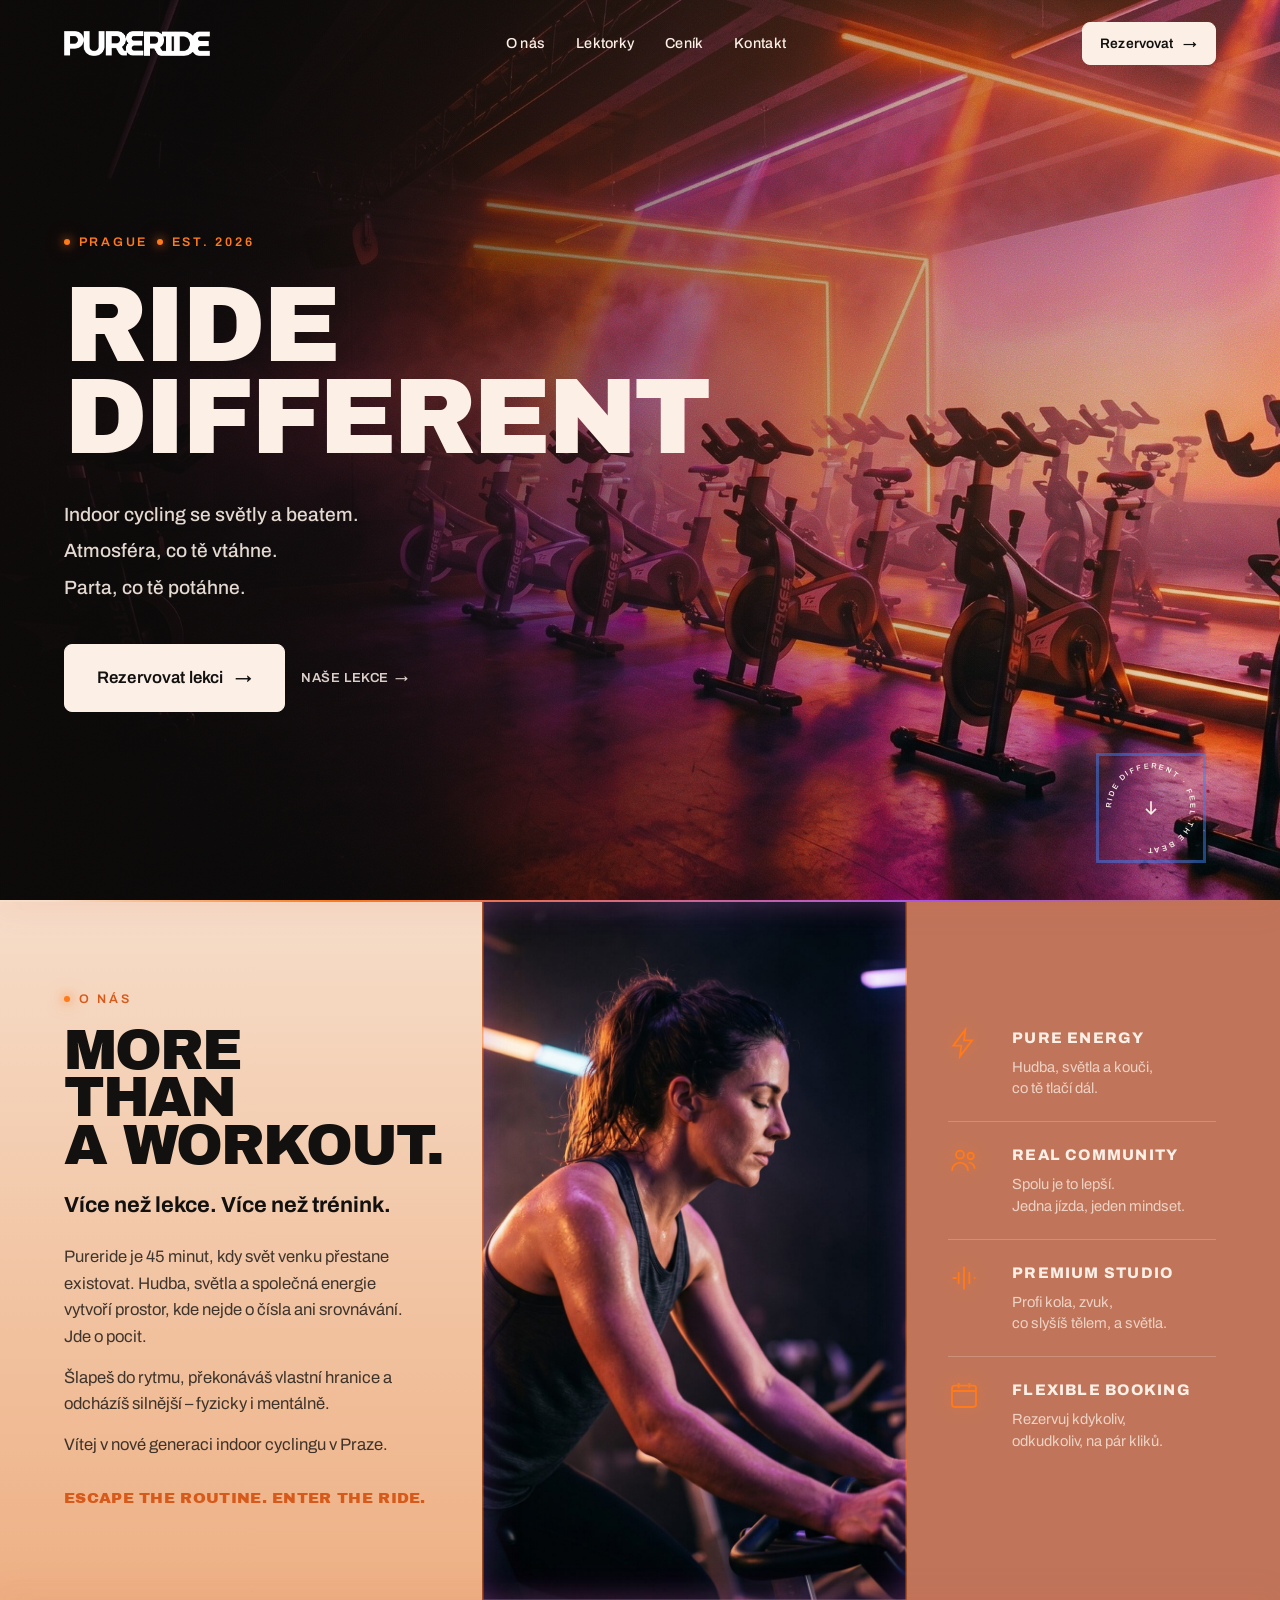
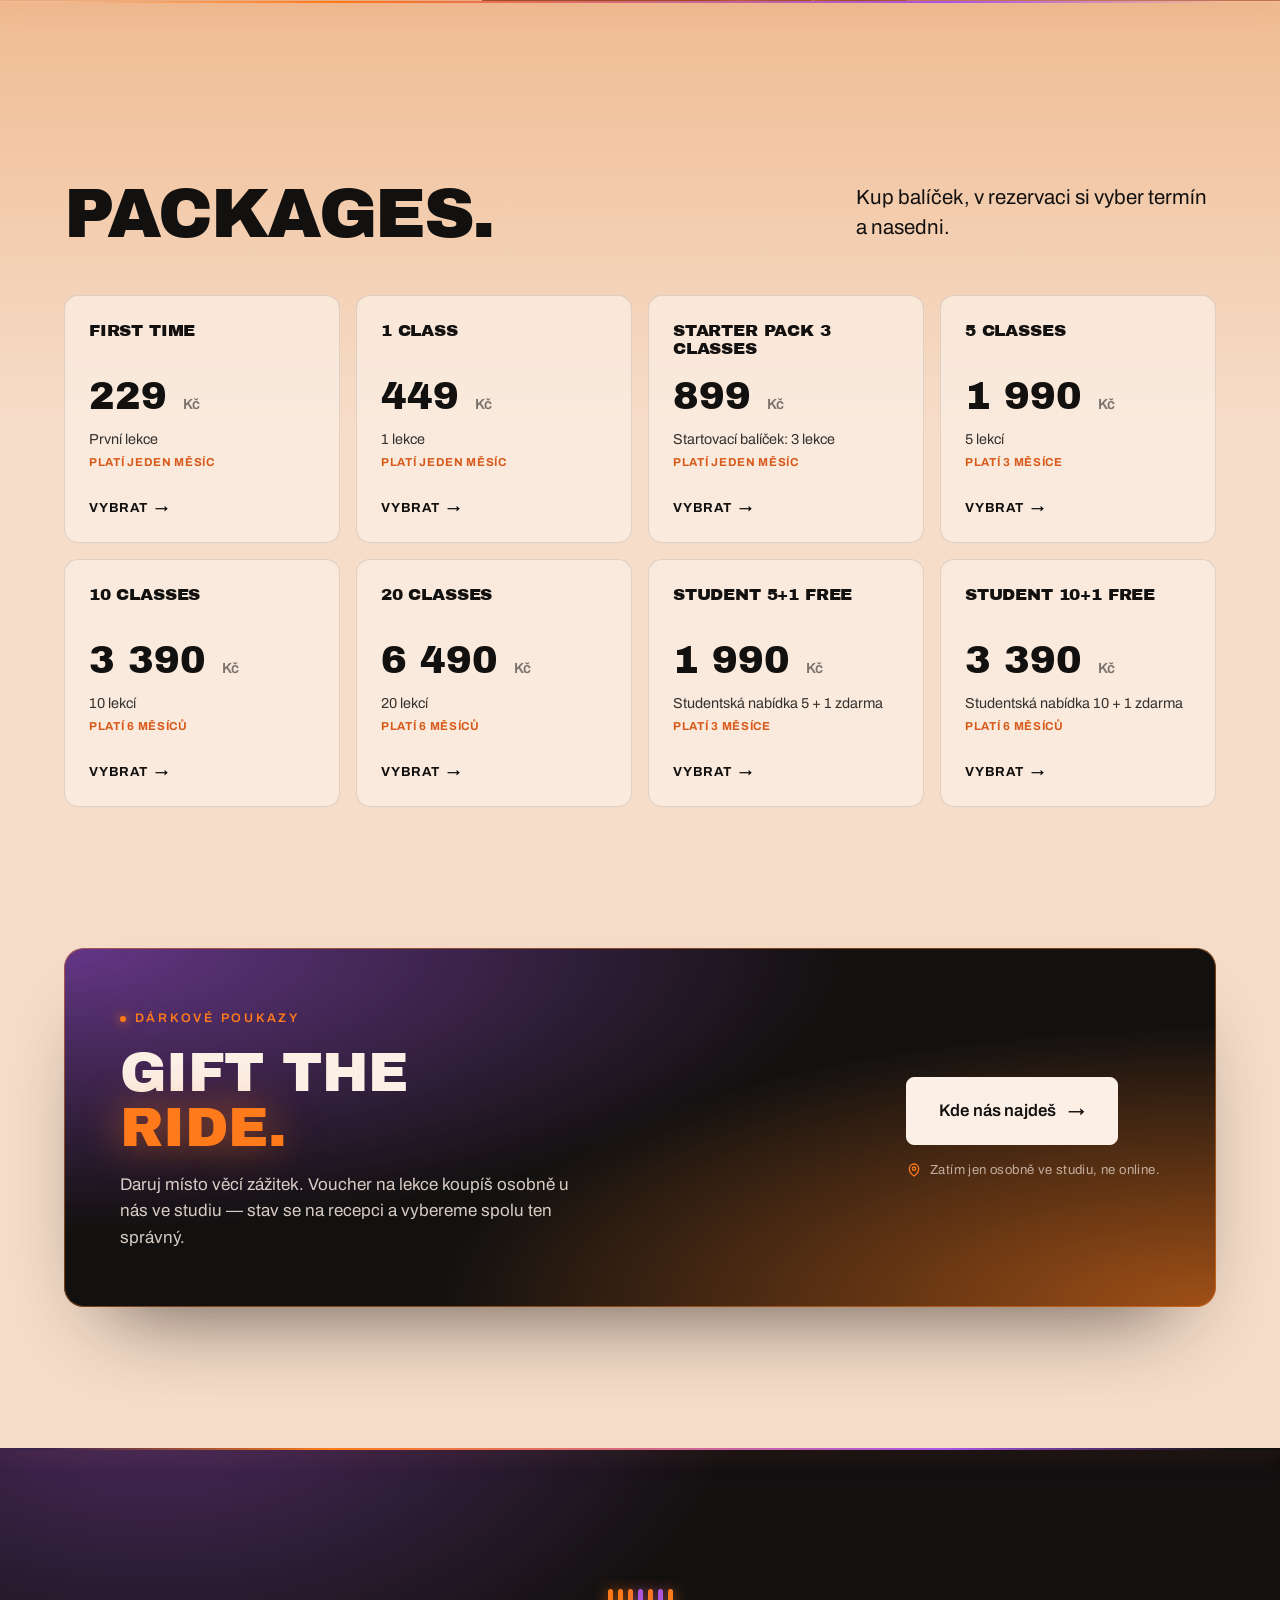
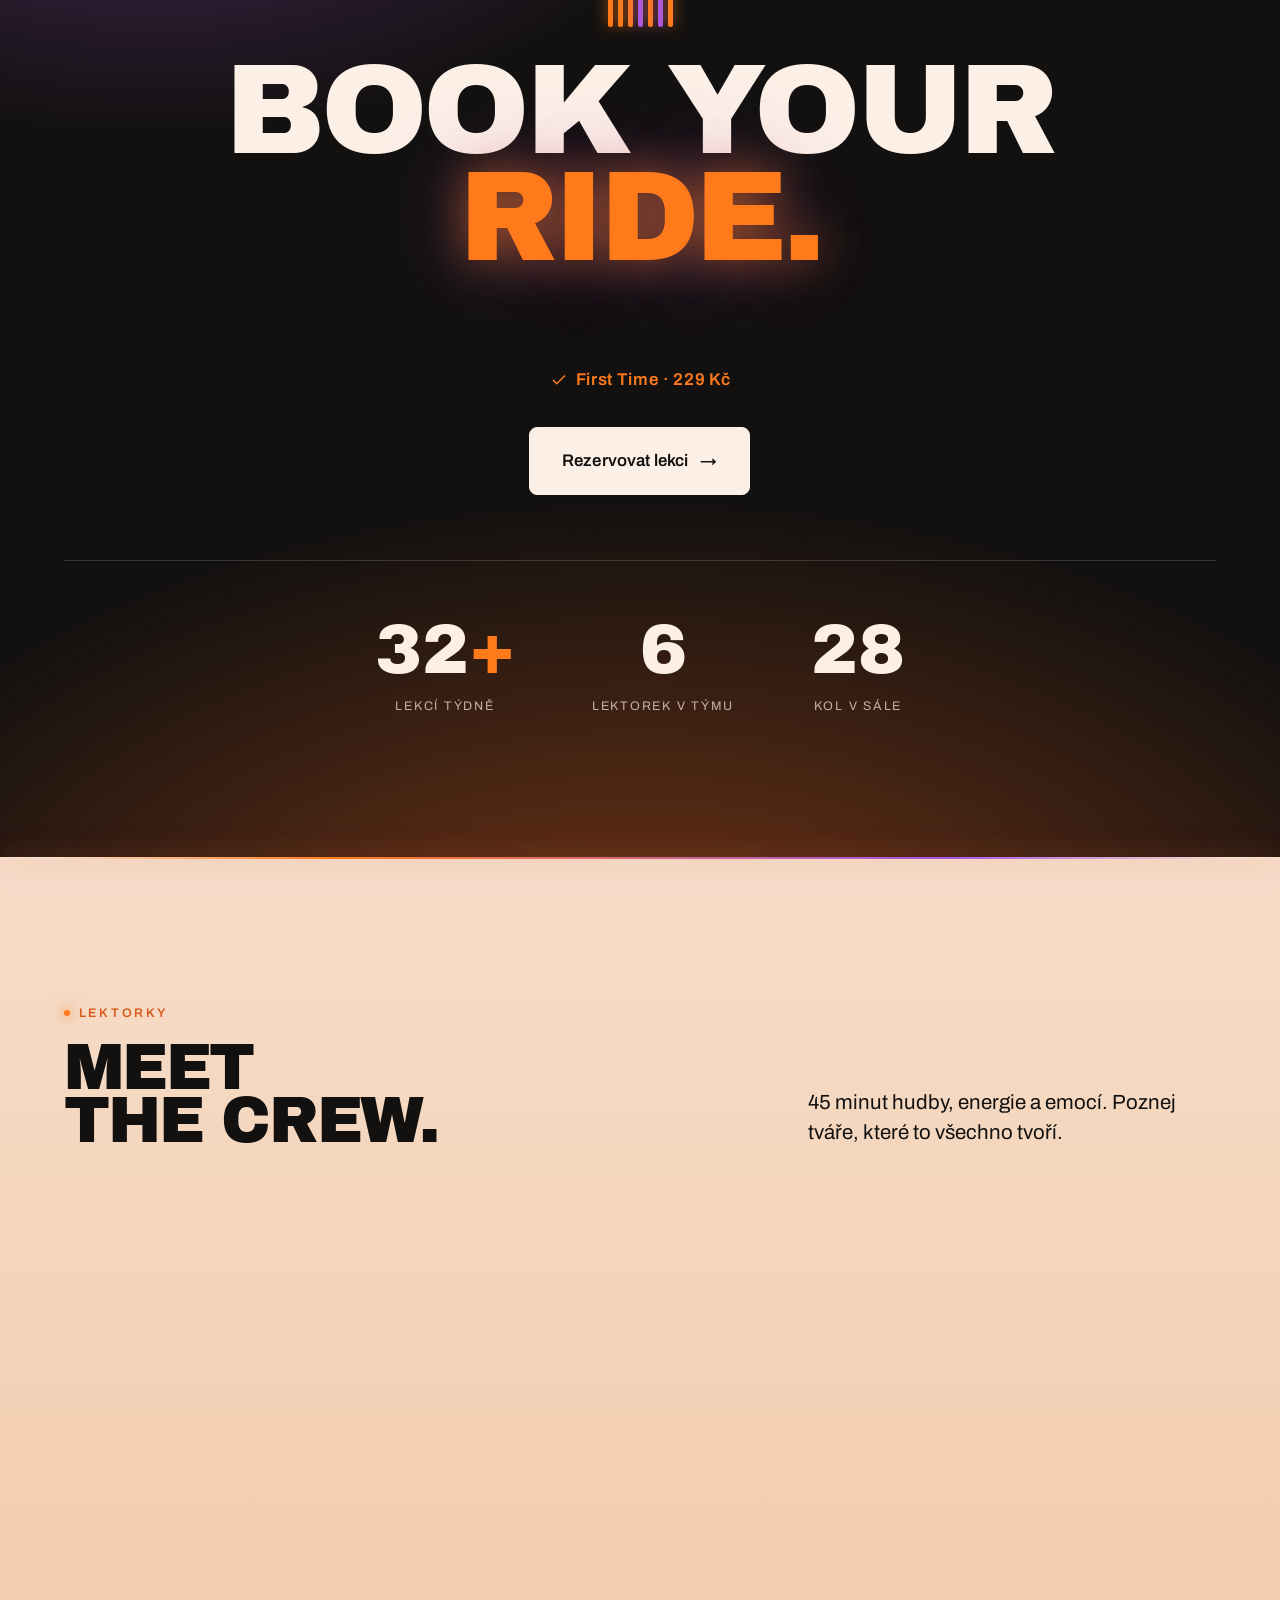
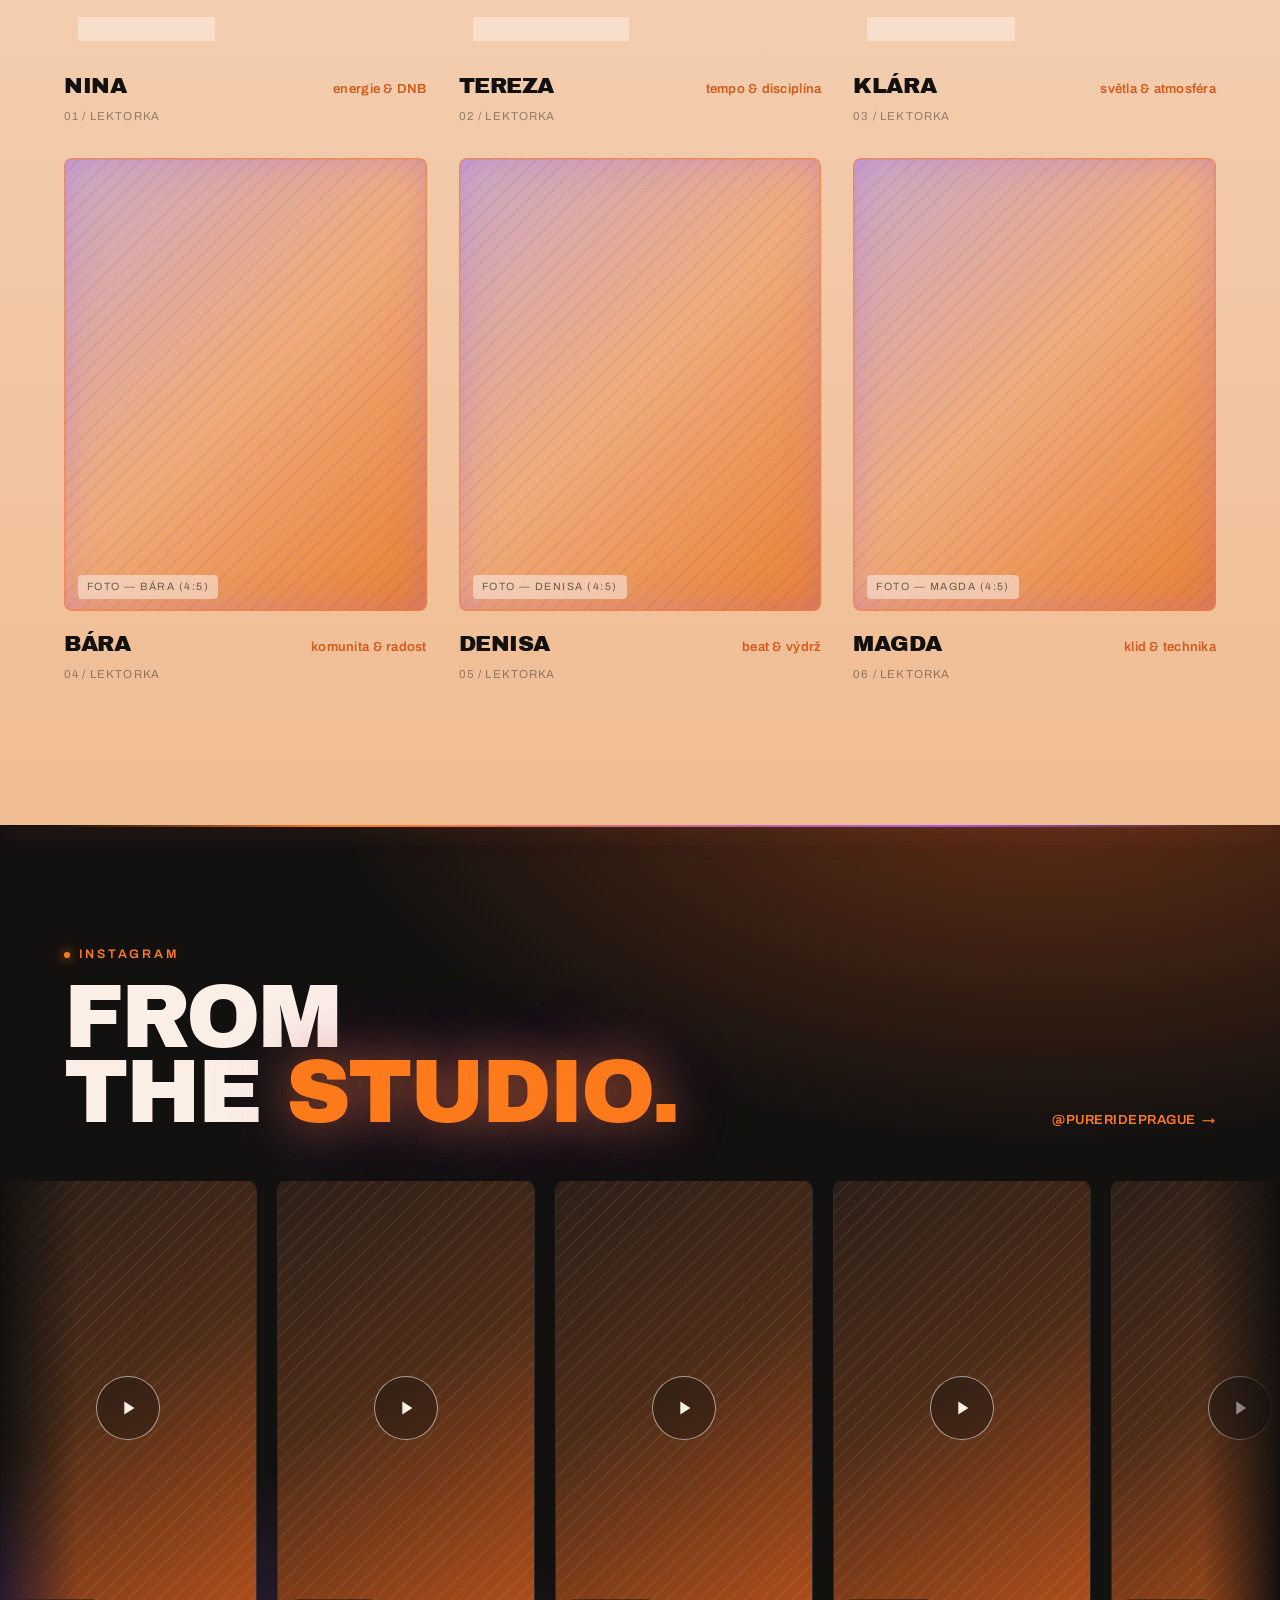
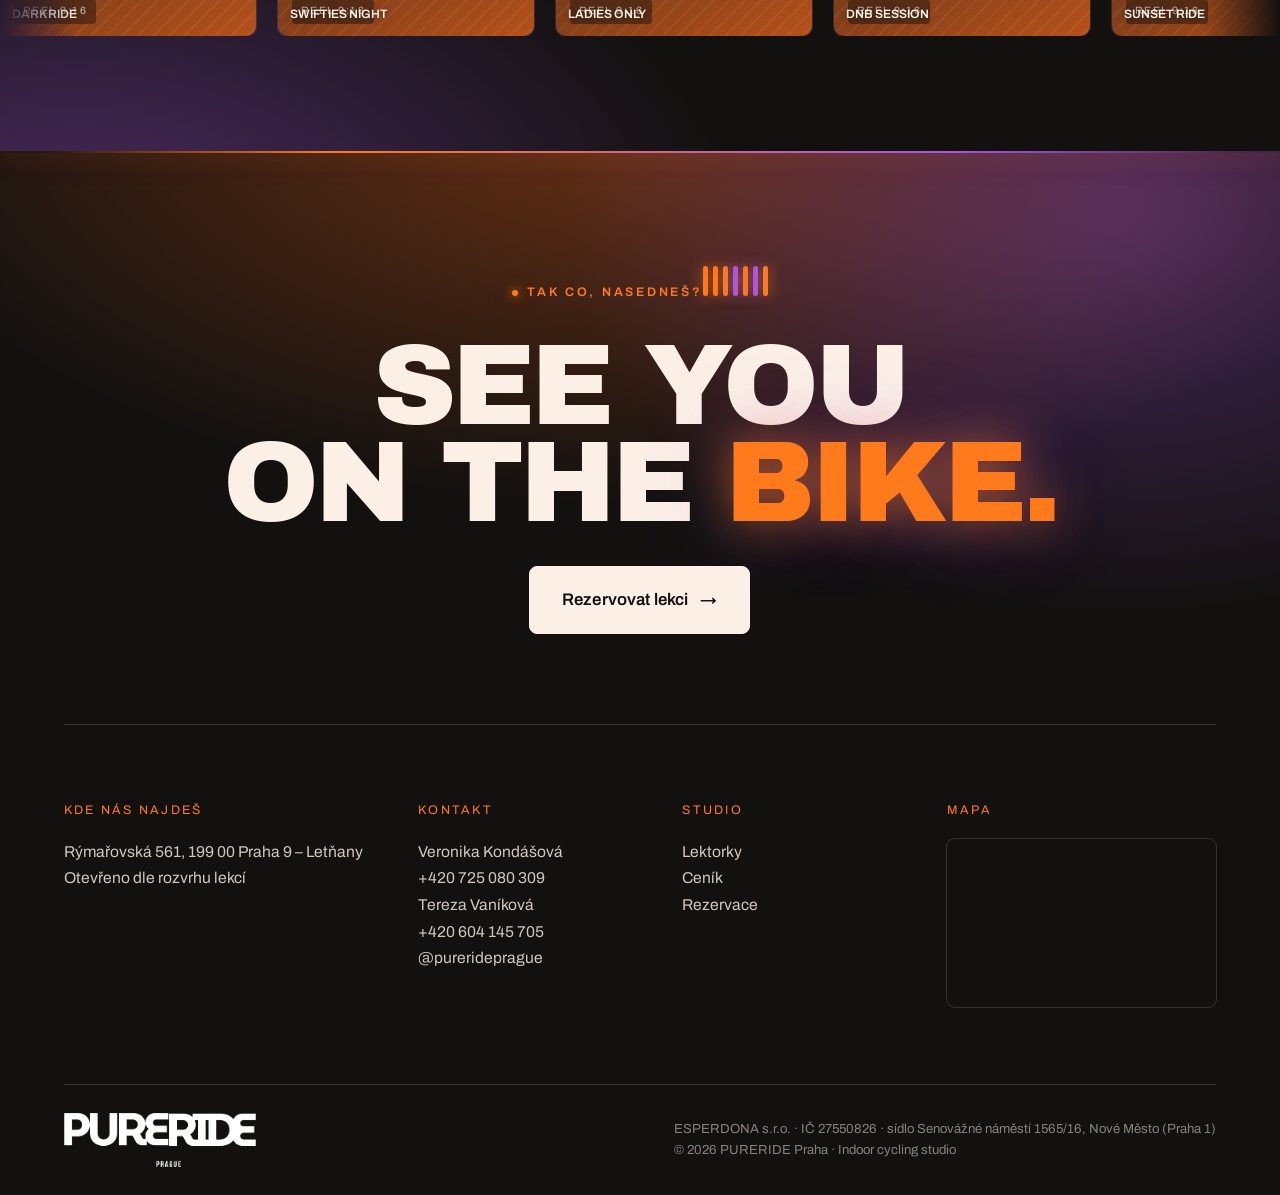
<file: index.html>
<!DOCTYPE html><html lang="cs"><head><meta charSet="utf-8"/><meta name="viewport" content="width=device-width, initial-scale=1"/><link rel="preload" as="image" href="/images/pureride-wordmark.png"/><link rel="preload" href="/images/pureride-logo.png" as="image"/><link rel="stylesheet" href="/_next/static/chunks/01-av6hs0hzl1.css" data-precedence="next"/><link rel="preload" as="script" fetchPriority="low" href="/_next/static/chunks/0ht900cau6_ur.js"/><script src="/_next/static/chunks/0dgq26a5_oy.a.js" async=""></script><script src="/_next/static/chunks/0n~dq4kpx9xxx.js" async=""></script><script src="/_next/static/chunks/0174xh3wfsjm1.js" async=""></script><script src="/_next/static/chunks/turbopack-01map0okh_ooy.js" async=""></script><script src="/_next/static/chunks/01xlw8hd842-c.js" async=""></script><script src="/_next/static/chunks/0d3shmwh5_nmn.js" async=""></script><script src="/_next/static/chunks/0ka051yepewro.js" async=""></script><script src="/_next/static/chunks/08b97o6knj22_.js" async=""></script><link rel="preload" href="https://fonts.googleapis.com/css2?family=Archivo+Black&amp;family=Archivo:wght@400;500;600;700;800&amp;display=swap" as="style"/><link rel="preconnect" href="https://fonts.googleapis.com"/><link rel="preconnect" href="https://fonts.gstatic.com" crossorigin="anonymous"/><title>PURERIDE — Indoor cycling studio Praha</title><meta name="description" content="Indoor cycling se světly a beatem. Atmosféra, co tě vtáhne, a parta, co tě potáhne. První lekce za 229 Kč."/><meta property="og:title" content="PURERIDE — Indoor cycling studio Praha"/><meta property="og:description" content="Indoor cycling se světly a beatem. První lekce za 229 Kč."/><meta property="og:locale" content="cs_CZ"/><meta property="og:type" content="website"/><meta name="twitter:card" content="summary"/><meta name="twitter:title" content="PURERIDE — Indoor cycling studio Praha"/><meta name="twitter:description" content="Indoor cycling se světly a beatem. První lekce za 229 Kč."/><link rel="icon" href="/icon.png?icon.0180jgzim8b.q.png" sizes="512x512" type="image/png"/><link rel="apple-touch-icon" href="/apple-icon.png?apple-icon.12gbpnwlw8fvx.png" sizes="180x180" type="image/png"/><link href="https://fonts.googleapis.com/css2?family=Archivo+Black&amp;family=Archivo:wght@400;500;600;700;800&amp;display=swap" rel="stylesheet"/><script src="/_next/static/chunks/03~yq9q893hmn.js" noModule=""></script></head><body><div hidden=""><!--$--><!--/$--></div><nav class="nav" id="nav"><a href="#hero" class="wordmark" aria-label="PURERIDE"><img src="/images/pureride-wordmark.png" alt="PURERIDE" class="wordmark-img"/></a><div class="nav-links"><a href="#o-nas" class="nav-link">O nás</a><a href="#lektorky" class="nav-link">Lektorky</a><a href="#cenik" class="nav-link">Ceník</a><a href="#kontakt" class="nav-link">Kontakt</a></div><a class="btn nav-cta on-dark" href="#rezervace-todo">Rezervovat<!-- --> <span class="arrow">→</span></a><button class="nav-burger" aria-label="Menu" aria-expanded="false"><span></span><span></span><span></span></button></nav><header class="hero" id="hero"><div class="hero-photo"></div><div class="hero-scrim"></div><div class="hero-bg-noise"></div><div class="hero-copy"><div class="hero-copy-inner"><span class="eyebrow on-dark hero-anim s1"><span class="dot"></span>PRAGUE<span class="dot"></span>EST. 2026</span><h1 class="display hero-title"><span class="ln hero-anim s2"><span>RIDE</span></span><span class="ln hero-anim s3"><span>DIFFERENT</span></span></h1><div class="hero-sub hero-anim s4"><p>Indoor cycling se světly a beatem.<br/>Atmosféra, co tě vtáhne.<br/>Parta, co tě potáhne.</p></div><div class="hero-actions hero-anim s5"><a class="btn lg on-dark magnetic" href="#rezervace-todo">Rezervovat lekci<!-- --> <span class="arrow">→</span></a><a class="text-link on-dark" href="#o-nas">Naše lekce<!-- --> <span class="arrow">→</span></a></div></div></div><div class="scroll-cue" aria-hidden="true"><svg class="ring" viewBox="0 0 116 116"><defs><path id="cuepath" d="M58,58 m-44,0 a44,44 0 1,1 88,0 a44,44 0 1,1 -88,0"></path></defs><text><textPath href="#cuepath" startOffset="0">RIDE DIFFERENT · FEEL THE BEAT · </textPath></text></svg><span class="cue-arrow"><svg width="20" height="20" viewBox="0 0 24 24" fill="none" stroke="currentColor" stroke-width="2"><path d="M12 4v15M6 13l6 6 6-6"></path></svg></span></div></header><section class="more" id="o-nas"><div class="more-grid"><div class="more-text"><span class="eyebrow reveal"><span class="dot"></span>O nás</span><h2 class="display reveal d1" style="margin-top:18px">MORE<br/>THAN<br/>A WORKOUT.</h2><p class="more-lead reveal d1">Více než lekce. Více než trénink.</p><p class="more-para reveal d1">Pureride je 45 minut, kdy svět venku přestane existovat. Hudba, světla a společná energie vytvoří prostor, kde nejde o čísla ani srovnávání. Jde o pocit.</p><p class="more-para reveal d1">Šlapeš do rytmu, překonáváš vlastní hranice a odcházíš silnější – fyzicky i mentálně.</p><p class="more-para reveal d1">Vítej v nové generaci indoor cyclingu v Praze.</p><p class="more-tagline reveal d2">Escape the routine. Enter the ride.</p></div><div class="more-photo"><div class="ph has-photo" style="background:url(/images/about-zone.jpg) center / cover no-repeat, var(--hero-grad)" role="img" aria-label="Cyklistka v sále PURERIDE — ponořená do lekce"></div></div><div class="more-features"><div class="feature reveal"><span class="ic"><svg width="32" height="32" viewBox="0 0 24 24" fill="none" stroke="currentColor" stroke-width="1.4"><path d="M13 2 4 14h6l-1 8 9-12h-6z"></path></svg></span><div><h4>PURE ENERGY</h4><p>Hudba, světla a kouči,<br/>co tě tlačí dál.</p></div></div><div class="feature reveal d1"><span class="ic"><svg width="32" height="32" viewBox="0 0 24 24" fill="none" stroke="currentColor" stroke-width="1.4"><circle cx="9" cy="8" r="3"></circle><circle cx="17" cy="9" r="2.4"></circle><path d="M3 20c0-3.3 2.7-6 6-6s6 2.7 6 6M15.5 14c2.5 0 4.5 2 4.5 4.5"></path></svg></span><div><h4>REAL COMMUNITY</h4><p>Spolu je to lepší.<br/>Jedna jízda, jeden mindset.</p></div></div><div class="feature reveal d2"><span class="ic"><svg width="32" height="32" viewBox="0 0 24 24" fill="none" stroke="currentColor" stroke-width="1.4"><path d="M4 12h2M8 8v8M12 4v16M16 8v8M20 12h0" stroke-linecap="round"></path></svg></span><div><h4>PREMIUM STUDIO</h4><p>Profi kola, zvuk,<br/>co slyšíš tělem, a světla.</p></div></div><div class="feature reveal d3"><span class="ic"><svg width="32" height="32" viewBox="0 0 24 24" fill="none" stroke="currentColor" stroke-width="1.4"><rect x="3" y="5" width="18" height="16" rx="2"></rect><path d="M3 9h18M8 3v4M16 3v4"></path></svg></span><div><h4>FLEXIBLE BOOKING</h4><p>Rezervuj kdykoliv,<br/>odkudkoliv, na pár kliků.</p></div></div></div></div></section><section class="section pricing" id="cenik"><div class="wrap"><div class="sec-head"><div><span class="eyebrow reveal"><span class="dot"></span>Balíčky</span><h2 class="display reveal d1" style="margin-top:16px">PACKAGES.</h2></div><p class="lead muted reveal d2" style="max-width:30ch">Kup balíček, v rezervaci si vyber termín a nasedni.</p></div><div class="pkg-grid"><div class="pkg reveal d1"><h3 class="pkg-name">FIRST TIME</h3><div class="pkg-price">229<!-- --> <small>Kč</small></div><p class="pkg-desc">První lekce</p><p class="pkg-valid">Platí jeden měsíc</p><div class="pkg-cta"><a href="#rezervace-todo">Vybrat<!-- --> <span class="arrow">→</span></a></div></div><div class="pkg reveal d2"><h3 class="pkg-name">1 CLASS</h3><div class="pkg-price">449<!-- --> <small>Kč</small></div><p class="pkg-desc">1 lekce</p><p class="pkg-valid">Platí jeden měsíc</p><div class="pkg-cta"><a href="#rezervace-todo">Vybrat<!-- --> <span class="arrow">→</span></a></div></div><div class="pkg reveal d3"><h3 class="pkg-name">STARTER PACK 3 CLASSES</h3><div class="pkg-price">899<!-- --> <small>Kč</small></div><p class="pkg-desc">Startovací balíček: 3 lekce</p><p class="pkg-valid">Platí jeden měsíc</p><div class="pkg-cta"><a href="#rezervace-todo">Vybrat<!-- --> <span class="arrow">→</span></a></div></div><div class="pkg reveal d1"><h3 class="pkg-name">5 CLASSES</h3><div class="pkg-price">1 990<!-- --> <small>Kč</small></div><p class="pkg-desc">5 lekcí</p><p class="pkg-valid">Platí 3 měsíce</p><div class="pkg-cta"><a href="#rezervace-todo">Vybrat<!-- --> <span class="arrow">→</span></a></div></div><div class="pkg reveal d2"><h3 class="pkg-name">10 CLASSES</h3><div class="pkg-price">3 390<!-- --> <small>Kč</small></div><p class="pkg-desc">10 lekcí</p><p class="pkg-valid">Platí 6 měsíců</p><div class="pkg-cta"><a href="#rezervace-todo">Vybrat<!-- --> <span class="arrow">→</span></a></div></div><div class="pkg reveal d3"><h3 class="pkg-name">20 CLASSES</h3><div class="pkg-price">6 490<!-- --> <small>Kč</small></div><p class="pkg-desc">20 lekcí</p><p class="pkg-valid">Platí 6 měsíců</p><div class="pkg-cta"><a href="#rezervace-todo">Vybrat<!-- --> <span class="arrow">→</span></a></div></div><div class="pkg reveal d1"><h3 class="pkg-name">STUDENT 5+1 FREE</h3><div class="pkg-price">1 990<!-- --> <small>Kč</small></div><p class="pkg-desc">Studentská nabídka 5 + 1 zdarma</p><p class="pkg-valid">Platí 3 měsíce</p><div class="pkg-cta"><a href="#rezervace-todo">Vybrat<!-- --> <span class="arrow">→</span></a></div></div><div class="pkg reveal d2"><h3 class="pkg-name">STUDENT 10+1 FREE</h3><div class="pkg-price">3 390<!-- --> <small>Kč</small></div><p class="pkg-desc">Studentská nabídka 10 + 1 zdarma</p><p class="pkg-valid">Platí 6 měsíců</p><div class="pkg-cta"><a href="#rezervace-todo">Vybrat<!-- --> <span class="arrow">→</span></a></div></div></div></div></section><section class="section voucher" id="vouchery"><div class="wrap"><div class="voucher-card reveal"><div class="voucher-main"><span class="eyebrow on-dark"><span class="dot"></span>Dárkové poukazy</span><h2 class="display" style="margin-top:16px">GIFT THE<br/><span class="em">RIDE.</span></h2><p class="voucher-text">Daruj místo věcí zážitek. Voucher na lekce koupíš osobně u nás ve studiu — stav se na recepci a vybereme spolu ten správný.</p></div><div class="voucher-aside"><a class="btn lg on-dark magnetic" href="#kontakt">Kde nás najdeš<!-- --> <span class="arrow">→</span></a><p class="voucher-note"><svg width="16" height="16" viewBox="0 0 24 24" fill="none" stroke="currentColor" stroke-width="2"><path d="M12 21s-7-5.2-7-11a7 7 0 0 1 14 0c0 5.8-7 11-7 11z"></path><circle cx="12" cy="10" r="2.5"></circle></svg>Zatím jen osobně ve studiu, ne online.</p></div></div></div></section><section class="section book"><div class="streaks" aria-hidden="true"><i></i><i></i><i></i></div><div class="wrap"><div class="eq reveal" aria-hidden="true"><span></span><span></span><span></span><span></span><span></span><span></span><span></span></div><h2 class="display reveal">BOOK YOUR<br/><span class="em">RIDE.</span></h2><p class="lead reveal d1">Vyber si termín a nasedni. First Time lekce za 229 Kč.</p><p class="free reveal d1"><svg width="18" height="18" viewBox="0 0 24 24" fill="none" stroke="currentColor" stroke-width="2"><path d="M20 6 9 17l-5-5"></path></svg>First Time · 229 Kč</p><div class="reveal d2"><a class="btn lg on-dark magnetic" href="#rezervace-todo">Rezervovat lekci<!-- --> <span class="arrow">→</span></a></div><div class="stats"><div class="stat reveal"><div class="num" data-count="32"><span class="val">0</span><span class="plus">+</span></div><div class="lbl">lekcí týdně</div></div><div class="stat reveal d1"><div class="num" data-count="6"><span class="val">0</span></div><div class="lbl">lektorek v týmu</div></div><div class="stat reveal d2"><div class="num" data-count="28"><span class="val">0</span></div><div class="lbl">kol v sále</div></div></div></div></section><section class="section crew" id="lektorky"><div class="wrap"><div class="sec-head"><div><span class="eyebrow reveal"><span class="dot"></span>Lektorky</span><h2 class="display reveal d1" style="margin-top:16px">MEET<br/>THE CREW.</h2></div><p class="lead muted reveal d2" style="max-width:34ch">45 minut hudby, energie a emocí. Poznej tváře, které to všechno tvoří.</p></div><div class="crew-grid"><a class="coach reveal" href="/lektorky/nina"><div class="ph" data-label="FOTO — Nina (4:5)"></div><div class="coach-meta"><div><div class="coach-name">Nina</div><div class="num-badge">0<!-- -->1<!-- --> / LEKTORKA</div></div><div class="coach-tag">energie &amp; DNB</div></div></a><a class="coach reveal d1" href="/lektorky/tereza"><div class="ph" data-label="FOTO — Tereza (4:5)"></div><div class="coach-meta"><div><div class="coach-name">Tereza</div><div class="num-badge">0<!-- -->2<!-- --> / LEKTORKA</div></div><div class="coach-tag">tempo &amp; disciplína</div></div></a><a class="coach reveal d2" href="/lektorky/klara"><div class="ph" data-label="FOTO — Klára (4:5)"></div><div class="coach-meta"><div><div class="coach-name">Klára</div><div class="num-badge">0<!-- -->3<!-- --> / LEKTORKA</div></div><div class="coach-tag">světla &amp; atmosféra</div></div></a><a class="coach reveal" href="/lektorky/bara"><div class="ph" data-label="FOTO — Bára (4:5)"></div><div class="coach-meta"><div><div class="coach-name">Bára</div><div class="num-badge">0<!-- -->4<!-- --> / LEKTORKA</div></div><div class="coach-tag">komunita &amp; radost</div></div></a><a class="coach reveal d1" href="/lektorky/denisa"><div class="ph" data-label="FOTO — Denisa (4:5)"></div><div class="coach-meta"><div><div class="coach-name">Denisa</div><div class="num-badge">0<!-- -->5<!-- --> / LEKTORKA</div></div><div class="coach-tag">beat &amp; výdrž</div></div></a><a class="coach reveal d2" href="/lektorky/magda"><div class="ph" data-label="FOTO — Magda (4:5)"></div><div class="coach-meta"><div><div class="coach-name">Magda</div><div class="num-badge">0<!-- -->6<!-- --> / LEKTORKA</div></div><div class="coach-tag">klid &amp; technika</div></div></a></div></div></section><section class="insta" id="instagram"><div class="streaks" aria-hidden="true"><i></i><i></i><i></i></div><div class="wrap"><div><span class="eyebrow on-dark reveal"><span class="dot"></span>Instagram</span><h2 class="display reveal d1" style="margin-top:14px">FROM<br/>THE <span class="em">STUDIO.</span></h2></div><a class="text-link reveal d2" style="color:var(--neon)" href="https://instagram.com/" target="_blank" rel="noopener noreferrer">@purerideprague<!-- --> <span class="arrow">→</span></a></div><div class="marquee-track"><div class="marquee"><div class="reel" role="button" tabindex="0" aria-pressed="false"><div class="ph dark reel-slot" data-label="REEL 9:16"></div><span class="play"><svg width="22" height="22" viewBox="0 0 24 24" fill="currentColor"><path d="M8 5v14l11-7z"></path></svg></span><span class="tag">DARK RIDE</span></div><div class="reel" role="button" tabindex="0" aria-pressed="false"><div class="ph dark reel-slot" data-label="REEL 9:16"></div><span class="play"><svg width="22" height="22" viewBox="0 0 24 24" fill="currentColor"><path d="M8 5v14l11-7z"></path></svg></span><span class="tag">SWIFTIES NIGHT</span></div><div class="reel" role="button" tabindex="0" aria-pressed="false"><div class="ph dark reel-slot" data-label="REEL 9:16"></div><span class="play"><svg width="22" height="22" viewBox="0 0 24 24" fill="currentColor"><path d="M8 5v14l11-7z"></path></svg></span><span class="tag">LADIES ONLY</span></div><div class="reel" role="button" tabindex="0" aria-pressed="false"><div class="ph dark reel-slot" data-label="REEL 9:16"></div><span class="play"><svg width="22" height="22" viewBox="0 0 24 24" fill="currentColor"><path d="M8 5v14l11-7z"></path></svg></span><span class="tag">DNB SESSION</span></div><div class="reel" role="button" tabindex="0" aria-pressed="false"><div class="ph dark reel-slot" data-label="REEL 9:16"></div><span class="play"><svg width="22" height="22" viewBox="0 0 24 24" fill="currentColor"><path d="M8 5v14l11-7z"></path></svg></span><span class="tag">SUNSET RIDE</span></div><div class="reel" role="button" tabindex="0" aria-pressed="false"><div class="ph dark reel-slot" data-label="REEL 9:16"></div><span class="play"><svg width="22" height="22" viewBox="0 0 24 24" fill="currentColor"><path d="M8 5v14l11-7z"></path></svg></span><span class="tag">BIRTHDAY RIDE</span></div><div class="reel" role="button" tabindex="0" aria-pressed="false"><div class="ph dark reel-slot" data-label="REEL 9:16"></div><span class="play"><svg width="22" height="22" viewBox="0 0 24 24" fill="currentColor"><path d="M8 5v14l11-7z"></path></svg></span><span class="tag">OLDIES PARTY</span></div><div class="reel" role="button" tabindex="0" aria-pressed="false"><div class="ph dark reel-slot" data-label="REEL 9:16"></div><span class="play"><svg width="22" height="22" viewBox="0 0 24 24" fill="currentColor"><path d="M8 5v14l11-7z"></path></svg></span><span class="tag">COMMUNITY</span></div><div class="reel" role="button" tabindex="0" aria-pressed="false"><div class="ph dark reel-slot" data-label="REEL 9:16"></div><span class="play"><svg width="22" height="22" viewBox="0 0 24 24" fill="currentColor"><path d="M8 5v14l11-7z"></path></svg></span><span class="tag">DARK RIDE</span></div><div class="reel" role="button" tabindex="0" aria-pressed="false"><div class="ph dark reel-slot" data-label="REEL 9:16"></div><span class="play"><svg width="22" height="22" viewBox="0 0 24 24" fill="currentColor"><path d="M8 5v14l11-7z"></path></svg></span><span class="tag">SWIFTIES NIGHT</span></div><div class="reel" role="button" tabindex="0" aria-pressed="false"><div class="ph dark reel-slot" data-label="REEL 9:16"></div><span class="play"><svg width="22" height="22" viewBox="0 0 24 24" fill="currentColor"><path d="M8 5v14l11-7z"></path></svg></span><span class="tag">LADIES ONLY</span></div><div class="reel" role="button" tabindex="0" aria-pressed="false"><div class="ph dark reel-slot" data-label="REEL 9:16"></div><span class="play"><svg width="22" height="22" viewBox="0 0 24 24" fill="currentColor"><path d="M8 5v14l11-7z"></path></svg></span><span class="tag">DNB SESSION</span></div><div class="reel" role="button" tabindex="0" aria-pressed="false"><div class="ph dark reel-slot" data-label="REEL 9:16"></div><span class="play"><svg width="22" height="22" viewBox="0 0 24 24" fill="currentColor"><path d="M8 5v14l11-7z"></path></svg></span><span class="tag">SUNSET RIDE</span></div><div class="reel" role="button" tabindex="0" aria-pressed="false"><div class="ph dark reel-slot" data-label="REEL 9:16"></div><span class="play"><svg width="22" height="22" viewBox="0 0 24 24" fill="currentColor"><path d="M8 5v14l11-7z"></path></svg></span><span class="tag">BIRTHDAY RIDE</span></div><div class="reel" role="button" tabindex="0" aria-pressed="false"><div class="ph dark reel-slot" data-label="REEL 9:16"></div><span class="play"><svg width="22" height="22" viewBox="0 0 24 24" fill="currentColor"><path d="M8 5v14l11-7z"></path></svg></span><span class="tag">OLDIES PARTY</span></div><div class="reel" role="button" tabindex="0" aria-pressed="false"><div class="ph dark reel-slot" data-label="REEL 9:16"></div><span class="play"><svg width="22" height="22" viewBox="0 0 24 24" fill="currentColor"><path d="M8 5v14l11-7z"></path></svg></span><span class="tag">COMMUNITY</span></div></div></div></section><footer class="foot" id="kontakt"><div class="streaks" aria-hidden="true"><i></i><i></i><i></i></div><div class="wrap"><div class="cta-band"><span class="eyebrow on-dark reveal"><span class="dot"></span>Tak co, nasedneš?</span><div class="eq reveal d1" aria-hidden="true"><span></span><span></span><span></span><span></span><span></span><span></span><span></span></div><h2 class="display reveal d1" style="margin-top:16px">SEE YOU<br/>ON THE <span class="em">BIKE.</span></h2><div class="reveal d2" style="margin-top:34px"><a class="btn lg on-dark magnetic" href="#rezervace-todo">Rezervovat lekci<!-- --> <span class="arrow">→</span></a></div></div><div class="foot-grid"><div><h5>Kde nás najdeš</h5><p>Rýmařovská 561, 199 00 Praha 9 – Letňany</p><p>Otevřeno dle rozvrhu lekcí</p></div><div><h5>Kontakt</h5><p>Veronika Kondášová<br/><a href="tel:+420725080309">+420 725 080 309</a></p><p>Tereza Vaníková<br/><a href="tel:+420604145705">+420 604 145 705</a></p><p><a href="https://instagram.com/" target="_blank" rel="noopener noreferrer">@purerideprague</a></p></div><div><h5>Studio</h5><p><a href="#lektorky">Lektorky</a></p><p><a href="#cenik">Ceník</a></p><p><a href="#rezervace-todo">Rezervace</a></p></div><div><h5>Mapa</h5><iframe class="foot-map" title="Mapa PURERIDE studio" src="https://maps.google.com/maps?q=R%C3%BDma%C5%99ovsk%C3%A1%20561%2C%20199%2000%20Praha%209&amp;z=15&amp;output=embed" loading="lazy" referrerPolicy="no-referrer-when-downgrade"></iframe></div></div><div class="foot-bottom"><img src="/images/pureride-logo.png" alt="PURERIDE Prague" class="foot-logo"/><span class="legal">ESPERDONA s.r.o. · IČ 27550826 · sídlo Senovážné náměstí 1565/16, Nové Město (Praha 1)<br/>© 2026 PURERIDE Praha · Indoor cycling studio</span></div></div></footer><!--$--><!--/$--><script src="/_next/static/chunks/0ht900cau6_ur.js" id="_R_" async=""></script><script>(self.__next_f=self.__next_f||[]).push([0])</script><script>self.__next_f.push([1,"1:\"$Sreact.fragment\"\n2:I[39756,[\"/_next/static/chunks/01xlw8hd842-c.js\",\"/_next/static/chunks/0d3shmwh5_nmn.js\"],\"default\"]\n3:I[37457,[\"/_next/static/chunks/01xlw8hd842-c.js\",\"/_next/static/chunks/0d3shmwh5_nmn.js\"],\"default\"]\n4:I[22016,[\"/_next/static/chunks/01xlw8hd842-c.js\",\"/_next/static/chunks/0d3shmwh5_nmn.js\",\"/_next/static/chunks/0ka051yepewro.js\"],\"\"]\n5:I[84834,[\"/_next/static/chunks/01xlw8hd842-c.js\",\"/_next/static/chunks/0d3shmwh5_nmn.js\",\"/_next/static/chunks/08b97o6knj22_.js\"],\"default\"]\n15:I[68027,[\"/_next/static/chunks/01xlw8hd842-c.js\",\"/_next/static/chunks/0d3shmwh5_nmn.js\"],\"default\",1]\n:HL[\"/_next/static/chunks/01-av6hs0hzl1.css\",\"style\"]\n:HL[\"https://fonts.googleapis.com/css2?family=Archivo+Black\u0026family=Archivo:wght@400;500;600;700;800\u0026display=swap\",\"style\"]\n"])</script><script>self.__next_f.push([1,"0:{\"P\":null,\"c\":[\"\",\"\"],\"q\":\"\",\"i\":false,\"f\":[[[\"\",{\"children\":[\"__PAGE__\",{}]},\"$undefined\",\"$undefined\",16],[[\"$\",\"$1\",\"c\",{\"children\":[[[\"$\",\"link\",\"0\",{\"rel\":\"stylesheet\",\"href\":\"/_next/static/chunks/01-av6hs0hzl1.css\",\"precedence\":\"next\",\"crossOrigin\":\"$undefined\",\"nonce\":\"$undefined\"}],[\"$\",\"script\",\"script-0\",{\"src\":\"/_next/static/chunks/01xlw8hd842-c.js\",\"async\":true,\"nonce\":\"$undefined\"}],[\"$\",\"script\",\"script-1\",{\"src\":\"/_next/static/chunks/0d3shmwh5_nmn.js\",\"async\":true,\"nonce\":\"$undefined\"}]],[\"$\",\"html\",null,{\"lang\":\"cs\",\"children\":[[\"$\",\"head\",null,{\"children\":[[\"$\",\"link\",null,{\"rel\":\"preconnect\",\"href\":\"https://fonts.googleapis.com\"}],[\"$\",\"link\",null,{\"rel\":\"preconnect\",\"href\":\"https://fonts.gstatic.com\",\"crossOrigin\":\"anonymous\"}],[\"$\",\"link\",null,{\"href\":\"https://fonts.googleapis.com/css2?family=Archivo+Black\u0026family=Archivo:wght@400;500;600;700;800\u0026display=swap\",\"rel\":\"stylesheet\"}]]}],[\"$\",\"body\",null,{\"children\":[\"$\",\"$L2\",null,{\"parallelRouterKey\":\"children\",\"error\":\"$undefined\",\"errorStyles\":\"$undefined\",\"errorScripts\":\"$undefined\",\"template\":[\"$\",\"$L3\",null,{}],\"templateStyles\":\"$undefined\",\"templateScripts\":\"$undefined\",\"notFound\":[[\"$\",\"section\",null,{\"className\":\"min-h-[60vh] flex items-center justify-center\",\"children\":[\"$\",\"div\",null,{\"className\":\"text-center\",\"children\":[[\"$\",\"p\",null,{\"className\":\"text-sm font-medium text-secondary uppercase tracking-widest mb-4\",\"children\":\"404\"}],[\"$\",\"h1\",null,{\"className\":\"font-display text-4xl font-bold mb-4\",\"children\":\"Stránka nenalezena\"}],[\"$\",\"p\",null,{\"className\":\"text-secondary mb-8\",\"children\":\"Tato stránka neexistuje nebo byla přesunuta.\"}],[\"$\",\"$L4\",null,{\"href\":\"/\",\"className\":\"inline-flex items-center px-6 py-3 bg-primary text-white hover:bg-primary/90 transition-colors\",\"children\":\"Zpět na úvodní stránku\"}]]}]}],[]],\"forbidden\":\"$undefined\",\"unauthorized\":\"$undefined\"}]}]]}]]}],{\"children\":[[\"$\",\"$1\",\"c\",{\"children\":[[[\"$\",\"$L5\",null,{}],[\"$\",\"header\",null,{\"className\":\"hero\",\"id\":\"hero\",\"children\":[[\"$\",\"div\",null,{\"className\":\"hero-photo\"}],[\"$\",\"div\",null,{\"className\":\"hero-scrim\"}],[\"$\",\"div\",null,{\"className\":\"hero-bg-noise\"}],[\"$\",\"div\",null,{\"className\":\"hero-copy\",\"children\":[\"$\",\"div\",null,{\"className\":\"hero-copy-inner\",\"children\":[[\"$\",\"span\",null,{\"className\":\"eyebrow on-dark hero-anim s1\",\"children\":[[\"$\",\"span\",null,{\"className\":\"dot\"}],\"PRAGUE\",[\"$\",\"span\",null,{\"className\":\"dot\"}],\"EST. 2026\"]}],[\"$\",\"h1\",null,{\"className\":\"display hero-title\",\"children\":[[\"$\",\"span\",\"RIDE\",{\"className\":\"ln hero-anim s2\",\"children\":[\"$\",\"span\",null,{\"children\":\"RIDE\"}]}],[\"$\",\"span\",\"DIFFERENT\",{\"className\":\"ln hero-anim s3\",\"children\":[\"$\",\"span\",null,{\"children\":\"DIFFERENT\"}]}]]}],[\"$\",\"div\",null,{\"className\":\"hero-sub hero-anim s4\",\"children\":[\"$\",\"p\",null,{\"children\":[[\"$\",\"$1\",\"0\",{\"children\":[\"Indoor cycling se světly a beatem.\",[\"$\",\"br\",null,{}]]}],[\"$\",\"$1\",\"1\",{\"children\":[\"Atmosféra, co tě vtáhne.\",[\"$\",\"br\",null,{}]]}],[\"$\",\"$1\",\"2\",{\"children\":[\"Parta, co tě potáhne.\",false]}]]}]}],[\"$\",\"div\",null,{\"className\":\"hero-actions hero-anim s5\",\"children\":[[\"$\",\"a\",null,{\"className\":\"btn lg on-dark magnetic\",\"href\":\"#rezervace-todo\",\"children\":[\"Rezervovat lekci\",\" \",[\"$\",\"span\",null,{\"className\":\"arrow\",\"children\":\"→\"}]]}],[\"$\",\"a\",null,{\"className\":\"text-link on-dark\",\"href\":\"#o-nas\",\"children\":[\"Naše lekce\",\" \",[\"$\",\"span\",null,{\"className\":\"arrow\",\"children\":\"→\"}]]}]]}]]}]}],[\"$\",\"div\",null,{\"className\":\"scroll-cue\",\"aria-hidden\":\"true\",\"children\":[[\"$\",\"svg\",null,{\"className\":\"ring\",\"viewBox\":\"0 0 116 116\",\"children\":[[\"$\",\"defs\",null,{\"children\":[\"$\",\"path\",null,{\"id\":\"cuepath\",\"d\":\"M58,58 m-44,0 a44,44 0 1,1 88,0 a44,44 0 1,1 -88,0\"}]}],[\"$\",\"text\",null,{\"children\":[\"$\",\"textPath\",null,{\"href\":\"#cuepath\",\"startOffset\":\"0\",\"children\":\"RIDE DIFFERENT · FEEL THE BEAT · \"}]}]]}],[\"$\",\"span\",null,{\"className\":\"cue-arrow\",\"children\":[\"$\",\"svg\",null,{\"width\":\"20\",\"height\":\"20\",\"viewBox\":\"0 0 24 24\",\"fill\":\"none\",\"stroke\":\"currentColor\",\"strokeWidth\":\"2\",\"children\":[\"$\",\"path\",null,{\"d\":\"M12 4v15M6 13l6 6 6-6\"}]}]}]]}]]}],[\"$\",\"section\",null,{\"className\":\"more\",\"id\":\"o-nas\",\"children\":[\"$\",\"div\",null,{\"className\":\"more-grid\",\"children\":[[\"$\",\"div\",null,{\"className\":\"more-text\",\"children\":[[\"$\",\"span\",null,{\"className\":\"eyebrow reveal\",\"children\":[[\"$\",\"span\",null,{\"className\":\"dot\"}],\"O nás\"]}],[\"$\",\"h2\",null,{\"className\":\"display reveal d1\",\"style\":{\"marginTop\":18},\"children\":[[\"$\",\"$1\",\"0\",{\"children\":[\"MORE\",[\"$\",\"br\",null,{}]]}],[\"$\",\"$1\",\"1\",{\"children\":[\"THAN\",[\"$\",\"br\",null,{}]]}],[\"$\",\"$1\",\"2\",{\"children\":[\"A WORKOUT.\",false]}]]}],[\"$\",\"p\",null,{\"className\":\"more-lead reveal d1\",\"children\":\"Více než lekce. Více než trénink.\"}],[[\"$\",\"p\",\"0\",{\"className\":\"more-para reveal d1\",\"children\":\"Pureride je 45 minut, kdy svět venku přestane existovat. Hudba, světla a společná energie vytvoří prostor, kde nejde o čísla ani srovnávání. Jde o pocit.\"}],\"$L6\",\"$L7\"],\"$L8\"]}],\"$L9\",\"$La\"]}]}],\"$Lb\",\"$Lc\",\"$Ld\",\"$Le\",\"$Lf\",\"$L10\",\"$L11\"],[\"$L12\"],\"$L13\"]}],{},null,false,null]},null,false,null],\"$L14\",false]],\"m\":\"$undefined\",\"G\":[\"$15\",[\"$L16\"]],\"S\":true,\"h\":null,\"s\":\"$undefined\",\"l\":\"$undefined\",\"p\":\"$undefined\",\"d\":\"$undefined\",\"b\":\"xQpi6Js9udCtVwGgG-T2a\"}\n"])</script><script>self.__next_f.push([1,"18:I[88773,[\"/_next/static/chunks/01xlw8hd842-c.js\",\"/_next/static/chunks/0d3shmwh5_nmn.js\",\"/_next/static/chunks/08b97o6knj22_.js\"],\"default\"]\n19:I[97866,[\"/_next/static/chunks/01xlw8hd842-c.js\",\"/_next/static/chunks/0d3shmwh5_nmn.js\",\"/_next/static/chunks/08b97o6knj22_.js\"],\"default\"]\n1a:I[97367,[\"/_next/static/chunks/01xlw8hd842-c.js\",\"/_next/static/chunks/0d3shmwh5_nmn.js\"],\"OutletBoundary\"]\n1b:\"$Sreact.suspense\"\n1d:I[97367,[\"/_next/static/chunks/01xlw8hd842-c.js\",\"/_next/static/chunks/0d3shmwh5_nmn.js\"],\"ViewportBoundary\"]\n1f:I[97367,[\"/_next/static/chunks/01xlw8hd842-c.js\",\"/_next/static/chunks/0d3shmwh5_nmn.js\"],\"MetadataBoundary\"]\n:HL[\"/images/pureride-logo.png\",\"image\"]\n6:[\"$\",\"p\",\"1\",{\"className\":\"more-para reveal d1\",\"children\":\"Šlapeš do rytmu, překonáváš vlastní hranice a odcházíš silnější – fyzicky i mentálně.\"}]\n7:[\"$\",\"p\",\"2\",{\"className\":\"more-para reveal d1\",\"children\":\"Vítej v nové generaci indoor cyclingu v Praze.\"}]\n8:[\"$\",\"p\",null,{\"className\":\"more-tagline reveal d2\",\"children\":\"Escape the routine. Enter the ride.\"}]\n9:[\"$\",\"div\",null,{\"className\":\"more-photo\",\"children\":[\"$\",\"div\",null,{\"className\":\"ph has-photo\",\"data-label\":\"$undefined\",\"style\":{\"background\":\"url(/images/about-zone.jpg) center / cover no-repeat, var(--hero-grad)\"},\"role\":\"img\",\"aria-label\":\"Cyklistka v sále PURERIDE — ponořená do lekce\"}]}]\n"])</script><script>self.__next_f.push([1,"a:[\"$\",\"div\",null,{\"className\":\"more-features\",\"children\":[[\"$\",\"div\",\"PURE ENERGY\",{\"className\":\"feature reveal\",\"children\":[[\"$\",\"span\",null,{\"className\":\"ic\",\"children\":[\"$\",\"svg\",\"0\",{\"width\":\"32\",\"height\":\"32\",\"viewBox\":\"0 0 24 24\",\"fill\":\"none\",\"stroke\":\"currentColor\",\"strokeWidth\":\"1.4\",\"children\":[\"$\",\"path\",null,{\"d\":\"M13 2 4 14h6l-1 8 9-12h-6z\"}]}]}],[\"$\",\"div\",null,{\"children\":[[\"$\",\"h4\",null,{\"children\":\"PURE ENERGY\"}],[\"$\",\"p\",null,{\"children\":[[\"$\",\"$1\",\"0\",{\"children\":[\"Hudba, světla a kouči,\",[\"$\",\"br\",null,{}]]}],[\"$\",\"$1\",\"1\",{\"children\":[\"co tě tlačí dál.\",false]}]]}]]}]]}],[\"$\",\"div\",\"REAL COMMUNITY\",{\"className\":\"feature reveal d1\",\"children\":[[\"$\",\"span\",null,{\"className\":\"ic\",\"children\":[\"$\",\"svg\",\"1\",{\"width\":\"32\",\"height\":\"32\",\"viewBox\":\"0 0 24 24\",\"fill\":\"none\",\"stroke\":\"currentColor\",\"strokeWidth\":\"1.4\",\"children\":[[\"$\",\"circle\",null,{\"cx\":\"9\",\"cy\":\"8\",\"r\":\"3\"}],[\"$\",\"circle\",null,{\"cx\":\"17\",\"cy\":\"9\",\"r\":\"2.4\"}],[\"$\",\"path\",null,{\"d\":\"M3 20c0-3.3 2.7-6 6-6s6 2.7 6 6M15.5 14c2.5 0 4.5 2 4.5 4.5\"}]]}]}],[\"$\",\"div\",null,{\"children\":[[\"$\",\"h4\",null,{\"children\":\"REAL COMMUNITY\"}],[\"$\",\"p\",null,{\"children\":[[\"$\",\"$1\",\"0\",{\"children\":[\"Spolu je to lepší.\",[\"$\",\"br\",null,{}]]}],[\"$\",\"$1\",\"1\",{\"children\":[\"Jedna jízda, jeden mindset.\",false]}]]}]]}]]}],[\"$\",\"div\",\"PREMIUM STUDIO\",{\"className\":\"feature reveal d2\",\"children\":[[\"$\",\"span\",null,{\"className\":\"ic\",\"children\":[\"$\",\"svg\",\"2\",{\"width\":\"32\",\"height\":\"32\",\"viewBox\":\"0 0 24 24\",\"fill\":\"none\",\"stroke\":\"currentColor\",\"strokeWidth\":\"1.4\",\"children\":[\"$\",\"path\",null,{\"d\":\"M4 12h2M8 8v8M12 4v16M16 8v8M20 12h0\",\"strokeLinecap\":\"round\"}]}]}],[\"$\",\"div\",null,{\"children\":[[\"$\",\"h4\",null,{\"children\":\"PREMIUM STUDIO\"}],[\"$\",\"p\",null,{\"children\":[[\"$\",\"$1\",\"0\",{\"children\":[\"Profi kola, zvuk,\",[\"$\",\"br\",null,{}]]}],[\"$\",\"$1\",\"1\",{\"children\":[\"co slyšíš tělem, a světla.\",false]}]]}]]}]]}],[\"$\",\"div\",\"FLEXIBLE BOOKING\",{\"className\":\"feature reveal d3\",\"children\":[[\"$\",\"span\",null,{\"className\":\"ic\",\"children\":[\"$\",\"svg\",\"3\",{\"width\":\"32\",\"height\":\"32\",\"viewBox\":\"0 0 24 24\",\"fill\":\"none\",\"stroke\":\"currentColor\",\"strokeWidth\":\"1.4\",\"children\":[[\"$\",\"rect\",null,{\"x\":\"3\",\"y\":\"5\",\"width\":\"18\",\"height\":\"16\",\"rx\":\"2\"}],[\"$\",\"path\",null,{\"d\":\"M3 9h18M8 3v4M16 3v4\"}]]}]}],[\"$\",\"div\",null,{\"children\":[[\"$\",\"h4\",null,{\"children\":\"FLEXIBLE BOOKING\"}],[\"$\",\"p\",null,{\"children\":[[\"$\",\"$1\",\"0\",{\"children\":[\"Rezervuj kdykoliv,\",[\"$\",\"br\",null,{}]]}],[\"$\",\"$1\",\"1\",{\"children\":[\"odkudkoliv, na pár kliků.\",false]}]]}]]}]]}]]}]\n"])</script><script>self.__next_f.push([1,"b:[\"$\",\"section\",null,{\"className\":\"section pricing\",\"id\":\"cenik\",\"children\":[\"$\",\"div\",null,{\"className\":\"wrap\",\"children\":[[\"$\",\"div\",null,{\"className\":\"sec-head\",\"children\":[[\"$\",\"div\",null,{\"children\":[[\"$\",\"span\",null,{\"className\":\"eyebrow reveal\",\"children\":[[\"$\",\"span\",null,{\"className\":\"dot\"}],\"Balíčky\"]}],[\"$\",\"h2\",null,{\"className\":\"display reveal d1\",\"style\":{\"marginTop\":16},\"children\":\"PACKAGES.\"}]]}],[\"$\",\"p\",null,{\"className\":\"lead muted reveal d2\",\"style\":{\"maxWidth\":\"30ch\"},\"children\":\"Kup balíček, v rezervaci si vyber termín a nasedni.\"}]]}],[\"$\",\"div\",null,{\"className\":\"pkg-grid\",\"children\":[[\"$\",\"div\",\"FIRST TIME\",{\"className\":\"pkg reveal d1\",\"children\":[[\"$\",\"h3\",null,{\"className\":\"pkg-name\",\"children\":\"FIRST TIME\"}],[\"$\",\"div\",null,{\"className\":\"pkg-price\",\"children\":[\"229\",\" \",[\"$\",\"small\",null,{\"children\":\"Kč\"}]]}],[\"$\",\"p\",null,{\"className\":\"pkg-desc\",\"children\":\"První lekce\"}],[\"$\",\"p\",null,{\"className\":\"pkg-valid\",\"children\":\"Platí jeden měsíc\"}],[\"$\",\"div\",null,{\"className\":\"pkg-cta\",\"children\":[\"$\",\"a\",null,{\"href\":\"#rezervace-todo\",\"children\":[\"Vybrat\",\" \",[\"$\",\"span\",null,{\"className\":\"arrow\",\"children\":\"→\"}]]}]}]]}],[\"$\",\"div\",\"1 CLASS\",{\"className\":\"pkg reveal d2\",\"children\":[[\"$\",\"h3\",null,{\"className\":\"pkg-name\",\"children\":\"1 CLASS\"}],[\"$\",\"div\",null,{\"className\":\"pkg-price\",\"children\":[\"449\",\" \",[\"$\",\"small\",null,{\"children\":\"Kč\"}]]}],[\"$\",\"p\",null,{\"className\":\"pkg-desc\",\"children\":\"1 lekce\"}],[\"$\",\"p\",null,{\"className\":\"pkg-valid\",\"children\":\"Platí jeden měsíc\"}],[\"$\",\"div\",null,{\"className\":\"pkg-cta\",\"children\":[\"$\",\"a\",null,{\"href\":\"#rezervace-todo\",\"children\":[\"Vybrat\",\" \",[\"$\",\"span\",null,{\"className\":\"arrow\",\"children\":\"→\"}]]}]}]]}],[\"$\",\"div\",\"STARTER PACK 3 CLASSES\",{\"className\":\"pkg reveal d3\",\"children\":[[\"$\",\"h3\",null,{\"className\":\"pkg-name\",\"children\":\"STARTER PACK 3 CLASSES\"}],[\"$\",\"div\",null,{\"className\":\"pkg-price\",\"children\":[\"899\",\" \",[\"$\",\"small\",null,{\"children\":\"Kč\"}]]}],[\"$\",\"p\",null,{\"className\":\"pkg-desc\",\"children\":\"Startovací balíček: 3 lekce\"}],[\"$\",\"p\",null,{\"className\":\"pkg-valid\",\"children\":\"Platí jeden měsíc\"}],[\"$\",\"div\",null,{\"className\":\"pkg-cta\",\"children\":[\"$\",\"a\",null,{\"href\":\"#rezervace-todo\",\"children\":[\"Vybrat\",\" \",[\"$\",\"span\",null,{\"className\":\"arrow\",\"children\":\"→\"}]]}]}]]}],[\"$\",\"div\",\"5 CLASSES\",{\"className\":\"pkg reveal d1\",\"children\":[[\"$\",\"h3\",null,{\"className\":\"pkg-name\",\"children\":\"5 CLASSES\"}],[\"$\",\"div\",null,{\"className\":\"pkg-price\",\"children\":[\"1 990\",\" \",[\"$\",\"small\",null,{\"children\":\"Kč\"}]]}],[\"$\",\"p\",null,{\"className\":\"pkg-desc\",\"children\":\"5 lekcí\"}],[\"$\",\"p\",null,{\"className\":\"pkg-valid\",\"children\":\"Platí 3 měsíce\"}],[\"$\",\"div\",null,{\"className\":\"pkg-cta\",\"children\":[\"$\",\"a\",null,{\"href\":\"#rezervace-todo\",\"children\":[\"Vybrat\",\" \",[\"$\",\"span\",null,{\"className\":\"arrow\",\"children\":\"→\"}]]}]}]]}],[\"$\",\"div\",\"10 CLASSES\",{\"className\":\"pkg reveal d2\",\"children\":[[\"$\",\"h3\",null,{\"className\":\"pkg-name\",\"children\":\"10 CLASSES\"}],[\"$\",\"div\",null,{\"className\":\"pkg-price\",\"children\":[\"3 390\",\" \",[\"$\",\"small\",null,{\"children\":\"Kč\"}]]}],[\"$\",\"p\",null,{\"className\":\"pkg-desc\",\"children\":\"10 lekcí\"}],[\"$\",\"p\",null,{\"className\":\"pkg-valid\",\"children\":\"Platí 6 měsíců\"}],[\"$\",\"div\",null,{\"className\":\"pkg-cta\",\"children\":[\"$\",\"a\",null,{\"href\":\"#rezervace-todo\",\"children\":[\"Vybrat\",\" \",[\"$\",\"span\",null,{\"className\":\"arrow\",\"children\":\"→\"}]]}]}]]}],[\"$\",\"div\",\"20 CLASSES\",{\"className\":\"pkg reveal d3\",\"children\":[[\"$\",\"h3\",null,{\"className\":\"pkg-name\",\"children\":\"20 CLASSES\"}],[\"$\",\"div\",null,{\"className\":\"pkg-price\",\"children\":[\"6 490\",\" \",[\"$\",\"small\",null,{\"children\":\"Kč\"}]]}],[\"$\",\"p\",null,{\"className\":\"pkg-desc\",\"children\":\"20 lekcí\"}],[\"$\",\"p\",null,{\"className\":\"pkg-valid\",\"children\":\"Platí 6 měsíců\"}],[\"$\",\"div\",null,{\"className\":\"pkg-cta\",\"children\":[\"$\",\"a\",null,{\"href\":\"#rezervace-todo\",\"children\":[\"Vybrat\",\" \",[\"$\",\"span\",null,{\"className\":\"arrow\",\"children\":\"→\"}]]}]}]]}],[\"$\",\"div\",\"STUDENT 5+1 FREE\",{\"className\":\"pkg reveal d1\",\"children\":[[\"$\",\"h3\",null,{\"className\":\"pkg-name\",\"children\":\"STUDENT 5+1 FREE\"}],[\"$\",\"div\",null,{\"className\":\"pkg-price\",\"children\":[\"1 990\",\" \",[\"$\",\"small\",null,{\"children\":\"Kč\"}]]}],[\"$\",\"p\",null,{\"className\":\"pkg-desc\",\"children\":\"Studentská nabídka 5 + 1 zdarma\"}],[\"$\",\"p\",null,{\"className\":\"pkg-valid\",\"children\":\"Platí 3 měsíce\"}],[\"$\",\"div\",null,{\"className\":\"pkg-cta\",\"children\":[\"$\",\"a\",null,{\"href\":\"#rezervace-todo\",\"children\":[\"Vybrat\",\" \",[\"$\",\"span\",null,{\"className\":\"arrow\",\"children\":\"→\"}]]}]}]]}],[\"$\",\"div\",\"STUDENT 10+1 FREE\",{\"className\":\"pkg reveal d2\",\"children\":[[\"$\",\"h3\",null,{\"className\":\"pkg-name\",\"children\":\"STUDENT 10+1 FREE\"}],[\"$\",\"div\",null,{\"className\":\"pkg-price\",\"children\":[\"3 390\",\" \",[\"$\",\"small\",null,{\"children\":\"Kč\"}]]}],[\"$\",\"p\",null,{\"className\":\"pkg-desc\",\"children\":\"Studentská nabídka 10 + 1 zdarma\"}],[\"$\",\"p\",null,{\"className\":\"pkg-valid\",\"children\":\"Platí 6 měsíců\"}],[\"$\",\"div\",null,{\"className\":\"pkg-cta\",\"children\":[\"$\",\"a\",null,{\"href\":\"#rezervace-todo\",\"children\":[\"Vybrat\",\" \",\"$L17\"]}]}]]}]]}]]}]}]\n"])</script><script>self.__next_f.push([1,"c:[\"$\",\"section\",null,{\"className\":\"section voucher\",\"id\":\"vouchery\",\"children\":[\"$\",\"div\",null,{\"className\":\"wrap\",\"children\":[\"$\",\"div\",null,{\"className\":\"voucher-card reveal\",\"children\":[[\"$\",\"div\",null,{\"className\":\"voucher-main\",\"children\":[[\"$\",\"span\",null,{\"className\":\"eyebrow on-dark\",\"children\":[[\"$\",\"span\",null,{\"className\":\"dot\"}],\"Dárkové poukazy\"]}],[\"$\",\"h2\",null,{\"className\":\"display\",\"style\":{\"marginTop\":16},\"children\":[[\"$\",\"$1\",\"0\",{\"children\":[\"GIFT THE\",[\"$\",\"br\",null,{}]]}],[\"$\",\"$1\",\"1\",{\"children\":[[\"\",[\"$\",\"span\",null,{\"className\":\"em\",\"children\":\"RIDE.\"}]],false]}]]}],[\"$\",\"p\",null,{\"className\":\"voucher-text\",\"children\":\"Daruj místo věcí zážitek. Voucher na lekce koupíš osobně u nás ve studiu — stav se na recepci a vybereme spolu ten správný.\"}]]}],[\"$\",\"div\",null,{\"className\":\"voucher-aside\",\"children\":[[\"$\",\"a\",null,{\"className\":\"btn lg on-dark magnetic\",\"href\":\"#kontakt\",\"children\":[\"Kde nás najdeš\",\" \",[\"$\",\"span\",null,{\"className\":\"arrow\",\"children\":\"→\"}]]}],[\"$\",\"p\",null,{\"className\":\"voucher-note\",\"children\":[[\"$\",\"svg\",null,{\"width\":\"16\",\"height\":\"16\",\"viewBox\":\"0 0 24 24\",\"fill\":\"none\",\"stroke\":\"currentColor\",\"strokeWidth\":\"2\",\"children\":[[\"$\",\"path\",null,{\"d\":\"M12 21s-7-5.2-7-11a7 7 0 0 1 14 0c0 5.8-7 11-7 11z\"}],[\"$\",\"circle\",null,{\"cx\":\"12\",\"cy\":\"10\",\"r\":\"2.5\"}]]}],\"Zatím jen osobně ve studiu, ne online.\"]}]]}]]}]}]}]\n"])</script><script>self.__next_f.push([1,"d:[\"$\",\"section\",null,{\"className\":\"section book\",\"children\":[[\"$\",\"div\",null,{\"className\":\"streaks\",\"aria-hidden\":\"true\",\"children\":[[\"$\",\"i\",null,{}],[\"$\",\"i\",null,{}],[\"$\",\"i\",null,{}]]}],[\"$\",\"div\",null,{\"className\":\"wrap\",\"children\":[[\"$\",\"div\",null,{\"className\":\"eq reveal\",\"aria-hidden\":\"true\",\"children\":[[\"$\",\"span\",\"0\",{}],[\"$\",\"span\",\"1\",{}],[\"$\",\"span\",\"2\",{}],[\"$\",\"span\",\"3\",{}],[\"$\",\"span\",\"4\",{}],[\"$\",\"span\",\"5\",{}],[\"$\",\"span\",\"6\",{}]]}],[\"$\",\"h2\",null,{\"className\":\"display reveal\",\"children\":[[\"$\",\"$1\",\"0\",{\"children\":[\"BOOK YOUR\",[\"$\",\"br\",null,{}]]}],[\"$\",\"$1\",\"1\",{\"children\":[[\"\",[\"$\",\"span\",null,{\"className\":\"em\",\"children\":\"RIDE.\"}]],false]}]]}],[\"$\",\"p\",null,{\"className\":\"lead reveal d1\",\"children\":\"Vyber si termín a nasedni. First Time lekce za 229 Kč.\"}],[\"$\",\"p\",null,{\"className\":\"free reveal d1\",\"children\":[[\"$\",\"svg\",null,{\"width\":\"18\",\"height\":\"18\",\"viewBox\":\"0 0 24 24\",\"fill\":\"none\",\"stroke\":\"currentColor\",\"strokeWidth\":\"2\",\"children\":[\"$\",\"path\",null,{\"d\":\"M20 6 9 17l-5-5\"}]}],\"First Time · 229 Kč\"]}],[\"$\",\"div\",null,{\"className\":\"reveal d2\",\"children\":[\"$\",\"a\",null,{\"className\":\"btn lg on-dark magnetic\",\"href\":\"#rezervace-todo\",\"children\":[\"Rezervovat lekci\",\" \",[\"$\",\"span\",null,{\"className\":\"arrow\",\"children\":\"→\"}]]}]}],[\"$\",\"div\",null,{\"className\":\"stats\",\"children\":[[\"$\",\"div\",\"lekcí týdně\",{\"className\":\"stat reveal\",\"children\":[[\"$\",\"div\",null,{\"className\":\"num\",\"data-count\":32,\"children\":[[\"$\",\"span\",null,{\"className\":\"val\",\"children\":\"0\"}],[\"$\",\"span\",null,{\"className\":\"plus\",\"children\":\"+\"}]]}],[\"$\",\"div\",null,{\"className\":\"lbl\",\"children\":\"lekcí týdně\"}]]}],[\"$\",\"div\",\"lektorek v týmu\",{\"className\":\"stat reveal d1\",\"children\":[[\"$\",\"div\",null,{\"className\":\"num\",\"data-count\":6,\"children\":[[\"$\",\"span\",null,{\"className\":\"val\",\"children\":\"0\"}],\"$undefined\"]}],[\"$\",\"div\",null,{\"className\":\"lbl\",\"children\":\"lektorek v týmu\"}]]}],[\"$\",\"div\",\"kol v sále\",{\"className\":\"stat reveal d2\",\"children\":[[\"$\",\"div\",null,{\"className\":\"num\",\"data-count\":28,\"children\":[[\"$\",\"span\",null,{\"className\":\"val\",\"children\":\"0\"}],\"$undefined\"]}],[\"$\",\"div\",null,{\"className\":\"lbl\",\"children\":\"kol v sále\"}]]}]]}]]}]]}]\n"])</script><script>self.__next_f.push([1,"e:[\"$\",\"section\",null,{\"className\":\"section crew\",\"id\":\"lektorky\",\"children\":[\"$\",\"div\",null,{\"className\":\"wrap\",\"children\":[[\"$\",\"div\",null,{\"className\":\"sec-head\",\"children\":[[\"$\",\"div\",null,{\"children\":[[\"$\",\"span\",null,{\"className\":\"eyebrow reveal\",\"children\":[[\"$\",\"span\",null,{\"className\":\"dot\"}],\"Lektorky\"]}],[\"$\",\"h2\",null,{\"className\":\"display reveal d1\",\"style\":{\"marginTop\":16},\"children\":[[\"$\",\"$1\",\"0\",{\"children\":[\"MEET\",[\"$\",\"br\",null,{}]]}],[\"$\",\"$1\",\"1\",{\"children\":[\"THE CREW.\",false]}]]}]]}],[\"$\",\"p\",null,{\"className\":\"lead muted reveal d2\",\"style\":{\"maxWidth\":\"34ch\"},\"children\":\"45 minut hudby, energie a emocí. Poznej tváře, které to všechno tvoří.\"}]]}],[\"$\",\"div\",null,{\"className\":\"crew-grid\",\"children\":[[\"$\",\"a\",\"nina\",{\"className\":\"coach reveal\",\"href\":\"/lektorky/nina\",\"children\":[[\"$\",\"div\",null,{\"className\":\"ph\",\"data-label\":\"FOTO — Nina (4:5)\"}],[\"$\",\"div\",null,{\"className\":\"coach-meta\",\"children\":[[\"$\",\"div\",null,{\"children\":[[\"$\",\"div\",null,{\"className\":\"coach-name\",\"children\":\"Nina\"}],[\"$\",\"div\",null,{\"className\":\"num-badge\",\"children\":[\"0\",1,\" / LEKTORKA\"]}]]}],[\"$\",\"div\",null,{\"className\":\"coach-tag\",\"children\":\"energie \u0026 DNB\"}]]}]]}],[\"$\",\"a\",\"tereza\",{\"className\":\"coach reveal d1\",\"href\":\"/lektorky/tereza\",\"children\":[[\"$\",\"div\",null,{\"className\":\"ph\",\"data-label\":\"FOTO — Tereza (4:5)\"}],[\"$\",\"div\",null,{\"className\":\"coach-meta\",\"children\":[[\"$\",\"div\",null,{\"children\":[[\"$\",\"div\",null,{\"className\":\"coach-name\",\"children\":\"Tereza\"}],[\"$\",\"div\",null,{\"className\":\"num-badge\",\"children\":[\"0\",2,\" / LEKTORKA\"]}]]}],[\"$\",\"div\",null,{\"className\":\"coach-tag\",\"children\":\"tempo \u0026 disciplína\"}]]}]]}],[\"$\",\"a\",\"klara\",{\"className\":\"coach reveal d2\",\"href\":\"/lektorky/klara\",\"children\":[[\"$\",\"div\",null,{\"className\":\"ph\",\"data-label\":\"FOTO — Klára (4:5)\"}],[\"$\",\"div\",null,{\"className\":\"coach-meta\",\"children\":[[\"$\",\"div\",null,{\"children\":[[\"$\",\"div\",null,{\"className\":\"coach-name\",\"children\":\"Klára\"}],[\"$\",\"div\",null,{\"className\":\"num-badge\",\"children\":[\"0\",3,\" / LEKTORKA\"]}]]}],[\"$\",\"div\",null,{\"className\":\"coach-tag\",\"children\":\"světla \u0026 atmosféra\"}]]}]]}],[\"$\",\"a\",\"bara\",{\"className\":\"coach reveal\",\"href\":\"/lektorky/bara\",\"children\":[[\"$\",\"div\",null,{\"className\":\"ph\",\"data-label\":\"FOTO — Bára (4:5)\"}],[\"$\",\"div\",null,{\"className\":\"coach-meta\",\"children\":[[\"$\",\"div\",null,{\"children\":[[\"$\",\"div\",null,{\"className\":\"coach-name\",\"children\":\"Bára\"}],[\"$\",\"div\",null,{\"className\":\"num-badge\",\"children\":[\"0\",4,\" / LEKTORKA\"]}]]}],[\"$\",\"div\",null,{\"className\":\"coach-tag\",\"children\":\"komunita \u0026 radost\"}]]}]]}],[\"$\",\"a\",\"denisa\",{\"className\":\"coach reveal d1\",\"href\":\"/lektorky/denisa\",\"children\":[[\"$\",\"div\",null,{\"className\":\"ph\",\"data-label\":\"FOTO — Denisa (4:5)\"}],[\"$\",\"div\",null,{\"className\":\"coach-meta\",\"children\":[[\"$\",\"div\",null,{\"children\":[[\"$\",\"div\",null,{\"className\":\"coach-name\",\"children\":\"Denisa\"}],[\"$\",\"div\",null,{\"className\":\"num-badge\",\"children\":[\"0\",5,\" / LEKTORKA\"]}]]}],[\"$\",\"div\",null,{\"className\":\"coach-tag\",\"children\":\"beat \u0026 výdrž\"}]]}]]}],[\"$\",\"a\",\"magda\",{\"className\":\"coach reveal d2\",\"href\":\"/lektorky/magda\",\"children\":[[\"$\",\"div\",null,{\"className\":\"ph\",\"data-label\":\"FOTO — Magda (4:5)\"}],[\"$\",\"div\",null,{\"className\":\"coach-meta\",\"children\":[[\"$\",\"div\",null,{\"children\":[[\"$\",\"div\",null,{\"className\":\"coach-name\",\"children\":\"Magda\"}],[\"$\",\"div\",null,{\"className\":\"num-badge\",\"children\":[\"0\",6,\" / LEKTORKA\"]}]]}],[\"$\",\"div\",null,{\"className\":\"coach-tag\",\"children\":\"klid \u0026 technika\"}]]}]]}]]}]]}]}]\n"])</script><script>self.__next_f.push([1,"f:[\"$\",\"$L18\",null,{}]\n"])</script><script>self.__next_f.push([1,"10:[\"$\",\"footer\",null,{\"className\":\"foot\",\"id\":\"kontakt\",\"children\":[[\"$\",\"div\",null,{\"className\":\"streaks\",\"aria-hidden\":\"true\",\"children\":[[\"$\",\"i\",null,{}],[\"$\",\"i\",null,{}],[\"$\",\"i\",null,{}]]}],[\"$\",\"div\",null,{\"className\":\"wrap\",\"children\":[[\"$\",\"div\",null,{\"className\":\"cta-band\",\"children\":[[\"$\",\"span\",null,{\"className\":\"eyebrow on-dark reveal\",\"children\":[[\"$\",\"span\",null,{\"className\":\"dot\"}],\"Tak co, nasedneš?\"]}],[\"$\",\"div\",null,{\"className\":\"eq reveal d1\",\"aria-hidden\":\"true\",\"children\":[[\"$\",\"span\",\"0\",{}],[\"$\",\"span\",\"1\",{}],[\"$\",\"span\",\"2\",{}],[\"$\",\"span\",\"3\",{}],[\"$\",\"span\",\"4\",{}],[\"$\",\"span\",\"5\",{}],[\"$\",\"span\",\"6\",{}]]}],[\"$\",\"h2\",null,{\"className\":\"display reveal d1\",\"style\":{\"marginTop\":16},\"children\":[[\"$\",\"$1\",\"0\",{\"children\":[\"SEE YOU\",[\"$\",\"br\",null,{}]]}],[\"$\",\"$1\",\"1\",{\"children\":[[\"ON THE \",[\"$\",\"span\",null,{\"className\":\"em\",\"children\":\"BIKE.\"}]],false]}]]}],[\"$\",\"div\",null,{\"className\":\"reveal d2\",\"style\":{\"marginTop\":34},\"children\":[\"$\",\"a\",null,{\"className\":\"btn lg on-dark magnetic\",\"href\":\"#rezervace-todo\",\"children\":[\"Rezervovat lekci\",\" \",[\"$\",\"span\",null,{\"className\":\"arrow\",\"children\":\"→\"}]]}]}]]}],[\"$\",\"div\",null,{\"className\":\"foot-grid\",\"children\":[[\"$\",\"div\",null,{\"children\":[[\"$\",\"h5\",null,{\"children\":\"Kde nás najdeš\"}],[\"$\",\"p\",null,{\"children\":\"Rýmařovská 561, 199 00 Praha 9 – Letňany\"}],[\"$\",\"p\",null,{\"children\":\"Otevřeno dle rozvrhu lekcí\"}]]}],[\"$\",\"div\",null,{\"children\":[[\"$\",\"h5\",null,{\"children\":\"Kontakt\"}],[[\"$\",\"p\",\"+420 725 080 309\",{\"children\":[\"Veronika Kondášová\",[\"$\",\"br\",null,{}],[\"$\",\"a\",null,{\"href\":\"tel:+420725080309\",\"children\":\"+420 725 080 309\"}]]}],[\"$\",\"p\",\"+420 604 145 705\",{\"children\":[\"Tereza Vaníková\",[\"$\",\"br\",null,{}],[\"$\",\"a\",null,{\"href\":\"tel:+420604145705\",\"children\":\"+420 604 145 705\"}]]}]],[\"$\",\"p\",null,{\"children\":[\"$\",\"a\",null,{\"href\":\"https://instagram.com/\",\"target\":\"_blank\",\"rel\":\"noopener noreferrer\",\"children\":\"@purerideprague\"}]}]]}],[\"$\",\"div\",null,{\"children\":[[\"$\",\"h5\",null,{\"children\":\"Studio\"}],[[\"$\",\"p\",\"#lektorky\",{\"children\":[\"$\",\"a\",null,{\"href\":\"#lektorky\",\"children\":\"Lektorky\"}]}],[\"$\",\"p\",\"#cenik\",{\"children\":[\"$\",\"a\",null,{\"href\":\"#cenik\",\"children\":\"Ceník\"}]}]],[\"$\",\"p\",null,{\"children\":[\"$\",\"a\",null,{\"href\":\"#rezervace-todo\",\"children\":\"Rezervace\"}]}]]}],[\"$\",\"div\",null,{\"children\":[[\"$\",\"h5\",null,{\"children\":\"Mapa\"}],[\"$\",\"iframe\",null,{\"className\":\"foot-map\",\"title\":\"Mapa PURERIDE studio\",\"src\":\"https://maps.google.com/maps?q=R%C3%BDma%C5%99ovsk%C3%A1%20561%2C%20199%2000%20Praha%209\u0026z=15\u0026output=embed\",\"loading\":\"lazy\",\"referrerPolicy\":\"no-referrer-when-downgrade\"}]]}]]}],[\"$\",\"div\",null,{\"className\":\"foot-bottom\",\"children\":[[\"$\",\"img\",null,{\"src\":\"/images/pureride-logo.png\",\"alt\":\"PURERIDE Prague\",\"className\":\"foot-logo\"}],[\"$\",\"span\",null,{\"className\":\"legal\",\"children\":[\"ESPERDONA s.r.o. · IČ 27550826 · sídlo Senovážné náměstí 1565/16, Nové Město (Praha 1)\",[\"$\",\"br\",null,{}],\"© 2026 PURERIDE Praha · Indoor cycling studio\"]}]]}]]}]]}]\n"])</script><script>self.__next_f.push([1,"11:[\"$\",\"$L19\",null,{}]\n12:[\"$\",\"script\",\"script-0\",{\"src\":\"/_next/static/chunks/08b97o6knj22_.js\",\"async\":true,\"nonce\":\"$undefined\"}]\n13:[\"$\",\"$L1a\",null,{\"children\":[\"$\",\"$1b\",null,{\"name\":\"Next.MetadataOutlet\",\"children\":\"$@1c\"}]}]\n14:[\"$\",\"$1\",\"h\",{\"children\":[null,[\"$\",\"$L1d\",null,{\"children\":\"$L1e\"}],[\"$\",\"div\",null,{\"hidden\":true,\"children\":[\"$\",\"$L1f\",null,{\"children\":[\"$\",\"$1b\",null,{\"name\":\"Next.Metadata\",\"children\":\"$L20\"}]}]}],null]}]\n16:[\"$\",\"link\",\"0\",{\"rel\":\"stylesheet\",\"href\":\"/_next/static/chunks/01-av6hs0hzl1.css\",\"precedence\":\"next\",\"crossOrigin\":\"$undefined\",\"nonce\":\"$undefined\"}]\n"])</script><script>self.__next_f.push([1,"17:[\"$\",\"span\",null,{\"className\":\"arrow\",\"children\":\"→\"}]\n"])</script><script>self.__next_f.push([1,"1e:[[\"$\",\"meta\",\"0\",{\"charSet\":\"utf-8\"}],[\"$\",\"meta\",\"1\",{\"name\":\"viewport\",\"content\":\"width=device-width, initial-scale=1\"}]]\n"])</script><script>self.__next_f.push([1,"21:I[27201,[\"/_next/static/chunks/01xlw8hd842-c.js\",\"/_next/static/chunks/0d3shmwh5_nmn.js\"],\"IconMark\"]\n1c:null\n20:[[\"$\",\"title\",\"0\",{\"children\":\"PURERIDE — Indoor cycling studio Praha\"}],[\"$\",\"meta\",\"1\",{\"name\":\"description\",\"content\":\"Indoor cycling se světly a beatem. Atmosféra, co tě vtáhne, a parta, co tě potáhne. První lekce za 229 Kč.\"}],[\"$\",\"meta\",\"2\",{\"property\":\"og:title\",\"content\":\"PURERIDE — Indoor cycling studio Praha\"}],[\"$\",\"meta\",\"3\",{\"property\":\"og:description\",\"content\":\"Indoor cycling se světly a beatem. První lekce za 229 Kč.\"}],[\"$\",\"meta\",\"4\",{\"property\":\"og:locale\",\"content\":\"cs_CZ\"}],[\"$\",\"meta\",\"5\",{\"property\":\"og:type\",\"content\":\"website\"}],[\"$\",\"meta\",\"6\",{\"name\":\"twitter:card\",\"content\":\"summary\"}],[\"$\",\"meta\",\"7\",{\"name\":\"twitter:title\",\"content\":\"PURERIDE — Indoor cycling studio Praha\"}],[\"$\",\"meta\",\"8\",{\"name\":\"twitter:description\",\"content\":\"Indoor cycling se světly a beatem. První lekce za 229 Kč.\"}],[\"$\",\"link\",\"9\",{\"rel\":\"icon\",\"href\":\"/icon.png?icon.0180jgzim8b.q.png\",\"sizes\":\"512x512\",\"type\":\"image/png\"}],[\"$\",\"link\",\"10\",{\"rel\":\"apple-touch-icon\",\"href\":\"/apple-icon.png?apple-icon.12gbpnwlw8fvx.png\",\"sizes\":\"180x180\",\"type\":\"image/png\"}],[\"$\",\"$L21\",\"11\",{}]]\n"])</script></body></html>
</file>
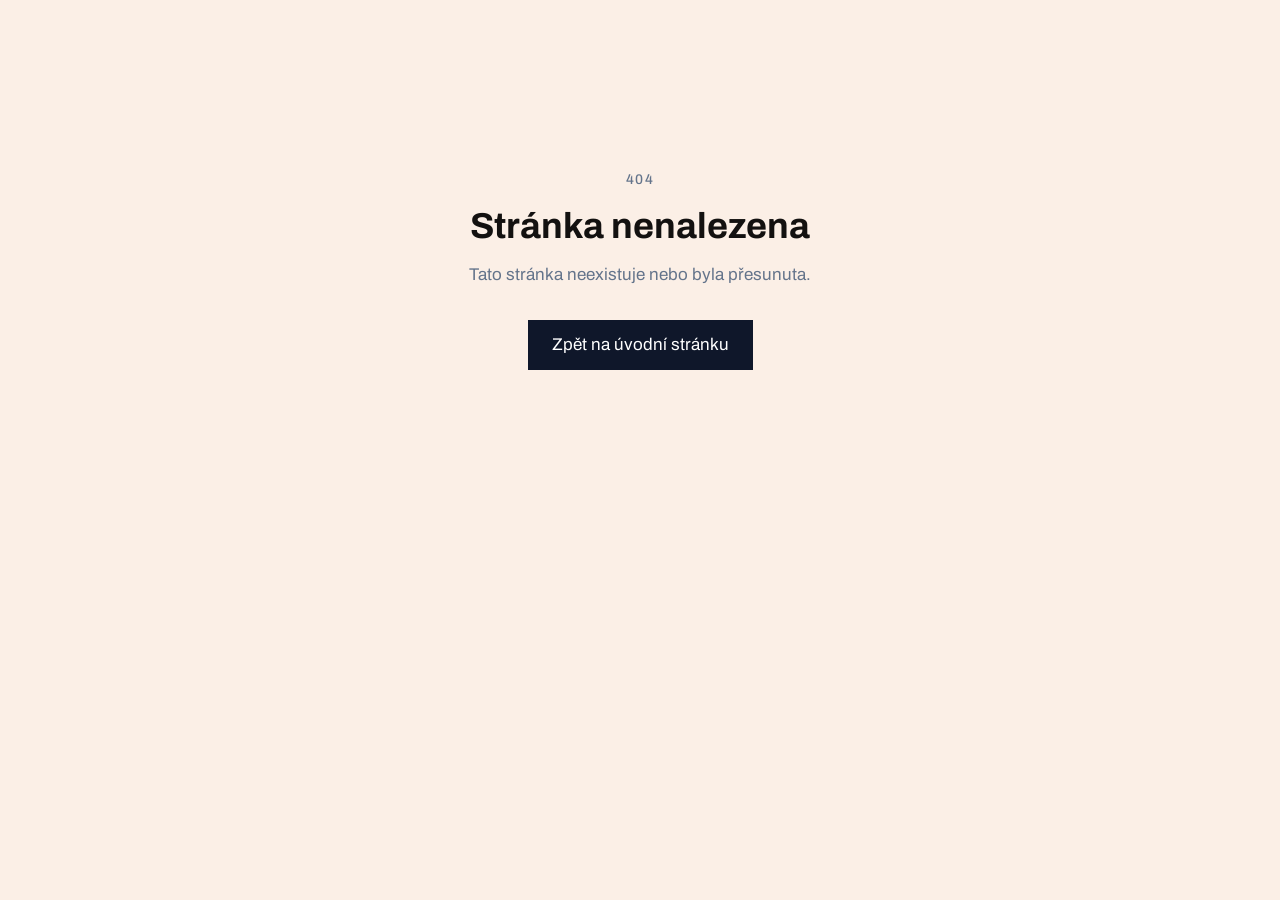
<file: 404/index.html>
<!DOCTYPE html><html lang="cs"><head><meta charSet="utf-8"/><meta name="viewport" content="width=device-width, initial-scale=1"/><link rel="stylesheet" href="/_next/static/chunks/01-av6hs0hzl1.css" data-precedence="next"/><link rel="preload" as="script" fetchPriority="low" href="/_next/static/chunks/0ht900cau6_ur.js"/><script src="/_next/static/chunks/0dgq26a5_oy.a.js" async=""></script><script src="/_next/static/chunks/0n~dq4kpx9xxx.js" async=""></script><script src="/_next/static/chunks/0174xh3wfsjm1.js" async=""></script><script src="/_next/static/chunks/turbopack-01map0okh_ooy.js" async=""></script><script src="/_next/static/chunks/01xlw8hd842-c.js" async=""></script><script src="/_next/static/chunks/0d3shmwh5_nmn.js" async=""></script><script src="/_next/static/chunks/0ka051yepewro.js" async=""></script><link rel="preload" href="https://fonts.googleapis.com/css2?family=Archivo+Black&amp;family=Archivo:wght@400;500;600;700;800&amp;display=swap" as="style"/><meta name="robots" content="noindex"/><link rel="preconnect" href="https://fonts.googleapis.com"/><link rel="preconnect" href="https://fonts.gstatic.com" crossorigin="anonymous"/><title>Stránka nenalezena · PURERIDE</title><meta name="description" content="Indoor cycling se světly a beatem. Atmosféra, co tě vtáhne, a parta, co tě potáhne. První lekce za 229 Kč."/><meta property="og:title" content="PURERIDE — Indoor cycling studio Praha"/><meta property="og:description" content="Indoor cycling se světly a beatem. První lekce za 229 Kč."/><meta property="og:locale" content="cs_CZ"/><meta property="og:type" content="website"/><meta name="twitter:card" content="summary"/><meta name="twitter:title" content="PURERIDE — Indoor cycling studio Praha"/><meta name="twitter:description" content="Indoor cycling se světly a beatem. První lekce za 229 Kč."/><link rel="icon" href="/icon.png?icon.0180jgzim8b.q.png" sizes="512x512" type="image/png"/><link rel="apple-touch-icon" href="/apple-icon.png?apple-icon.12gbpnwlw8fvx.png" sizes="180x180" type="image/png"/><link href="https://fonts.googleapis.com/css2?family=Archivo+Black&amp;family=Archivo:wght@400;500;600;700;800&amp;display=swap" rel="stylesheet"/><script src="/_next/static/chunks/03~yq9q893hmn.js" noModule=""></script></head><body><div hidden=""><!--$--><!--/$--></div><section class="min-h-[60vh] flex items-center justify-center"><div class="text-center"><p class="text-sm font-medium text-secondary uppercase tracking-widest mb-4">404</p><h1 class="font-display text-4xl font-bold mb-4">Stránka nenalezena</h1><p class="text-secondary mb-8">Tato stránka neexistuje nebo byla přesunuta.</p><a class="inline-flex items-center px-6 py-3 bg-primary text-white hover:bg-primary/90 transition-colors" href="/">Zpět na úvodní stránku</a></div></section><!--$--><!--/$--><script src="/_next/static/chunks/0ht900cau6_ur.js" id="_R_" async=""></script><script>(self.__next_f=self.__next_f||[]).push([0])</script><script>self.__next_f.push([1,"1:\"$Sreact.fragment\"\n2:I[39756,[\"/_next/static/chunks/01xlw8hd842-c.js\",\"/_next/static/chunks/0d3shmwh5_nmn.js\"],\"default\"]\n3:I[37457,[\"/_next/static/chunks/01xlw8hd842-c.js\",\"/_next/static/chunks/0d3shmwh5_nmn.js\"],\"default\"]\n4:I[22016,[\"/_next/static/chunks/01xlw8hd842-c.js\",\"/_next/static/chunks/0d3shmwh5_nmn.js\",\"/_next/static/chunks/0ka051yepewro.js\"],\"\"]\n5:I[97367,[\"/_next/static/chunks/01xlw8hd842-c.js\",\"/_next/static/chunks/0d3shmwh5_nmn.js\"],\"OutletBoundary\"]\n6:\"$Sreact.suspense\"\n9:I[97367,[\"/_next/static/chunks/01xlw8hd842-c.js\",\"/_next/static/chunks/0d3shmwh5_nmn.js\"],\"ViewportBoundary\"]\nb:I[97367,[\"/_next/static/chunks/01xlw8hd842-c.js\",\"/_next/static/chunks/0d3shmwh5_nmn.js\"],\"MetadataBoundary\"]\nd:I[68027,[\"/_next/static/chunks/01xlw8hd842-c.js\",\"/_next/static/chunks/0d3shmwh5_nmn.js\"],\"default\",1]\n:HL[\"/_next/static/chunks/01-av6hs0hzl1.css\",\"style\"]\n:HL[\"https://fonts.googleapis.com/css2?family=Archivo+Black\u0026family=Archivo:wght@400;500;600;700;800\u0026display=swap\",\"style\"]\n"])</script><script>self.__next_f.push([1,"0:{\"P\":null,\"c\":[\"\",\"_not-found\",\"\"],\"q\":\"\",\"i\":false,\"f\":[[[\"\",{\"children\":[\"/_not-found\",{\"children\":[\"__PAGE__\",{}]}]},\"$undefined\",\"$undefined\",16],[[\"$\",\"$1\",\"c\",{\"children\":[[[\"$\",\"link\",\"0\",{\"rel\":\"stylesheet\",\"href\":\"/_next/static/chunks/01-av6hs0hzl1.css\",\"precedence\":\"next\",\"crossOrigin\":\"$undefined\",\"nonce\":\"$undefined\"}],[\"$\",\"script\",\"script-0\",{\"src\":\"/_next/static/chunks/01xlw8hd842-c.js\",\"async\":true,\"nonce\":\"$undefined\"}],[\"$\",\"script\",\"script-1\",{\"src\":\"/_next/static/chunks/0d3shmwh5_nmn.js\",\"async\":true,\"nonce\":\"$undefined\"}]],[\"$\",\"html\",null,{\"lang\":\"cs\",\"children\":[[\"$\",\"head\",null,{\"children\":[[\"$\",\"link\",null,{\"rel\":\"preconnect\",\"href\":\"https://fonts.googleapis.com\"}],[\"$\",\"link\",null,{\"rel\":\"preconnect\",\"href\":\"https://fonts.gstatic.com\",\"crossOrigin\":\"anonymous\"}],[\"$\",\"link\",null,{\"href\":\"https://fonts.googleapis.com/css2?family=Archivo+Black\u0026family=Archivo:wght@400;500;600;700;800\u0026display=swap\",\"rel\":\"stylesheet\"}]]}],[\"$\",\"body\",null,{\"children\":[\"$\",\"$L2\",null,{\"parallelRouterKey\":\"children\",\"error\":\"$undefined\",\"errorStyles\":\"$undefined\",\"errorScripts\":\"$undefined\",\"template\":[\"$\",\"$L3\",null,{}],\"templateStyles\":\"$undefined\",\"templateScripts\":\"$undefined\",\"notFound\":[[\"$\",\"section\",null,{\"className\":\"min-h-[60vh] flex items-center justify-center\",\"children\":[\"$\",\"div\",null,{\"className\":\"text-center\",\"children\":[[\"$\",\"p\",null,{\"className\":\"text-sm font-medium text-secondary uppercase tracking-widest mb-4\",\"children\":\"404\"}],[\"$\",\"h1\",null,{\"className\":\"font-display text-4xl font-bold mb-4\",\"children\":\"Stránka nenalezena\"}],[\"$\",\"p\",null,{\"className\":\"text-secondary mb-8\",\"children\":\"Tato stránka neexistuje nebo byla přesunuta.\"}],[\"$\",\"$L4\",null,{\"href\":\"/\",\"className\":\"inline-flex items-center px-6 py-3 bg-primary text-white hover:bg-primary/90 transition-colors\",\"children\":\"Zpět na úvodní stránku\"}]]}]}],[]],\"forbidden\":\"$undefined\",\"unauthorized\":\"$undefined\"}]}]]}]]}],{\"children\":[[\"$\",\"$1\",\"c\",{\"children\":[null,[\"$\",\"$L2\",null,{\"parallelRouterKey\":\"children\",\"error\":\"$undefined\",\"errorStyles\":\"$undefined\",\"errorScripts\":\"$undefined\",\"template\":[\"$\",\"$L3\",null,{}],\"templateStyles\":\"$undefined\",\"templateScripts\":\"$undefined\",\"notFound\":\"$undefined\",\"forbidden\":\"$undefined\",\"unauthorized\":\"$undefined\"}]]}],{\"children\":[[\"$\",\"$1\",\"c\",{\"children\":[[\"$\",\"section\",null,{\"className\":\"min-h-[60vh] flex items-center justify-center\",\"children\":[\"$\",\"div\",null,{\"className\":\"text-center\",\"children\":[[\"$\",\"p\",null,{\"className\":\"text-sm font-medium text-secondary uppercase tracking-widest mb-4\",\"children\":\"404\"}],[\"$\",\"h1\",null,{\"className\":\"font-display text-4xl font-bold mb-4\",\"children\":\"Stránka nenalezena\"}],[\"$\",\"p\",null,{\"className\":\"text-secondary mb-8\",\"children\":\"Tato stránka neexistuje nebo byla přesunuta.\"}],[\"$\",\"$L4\",null,{\"href\":\"/\",\"className\":\"inline-flex items-center px-6 py-3 bg-primary text-white hover:bg-primary/90 transition-colors\",\"children\":\"Zpět na úvodní stránku\"}]]}]}],[[\"$\",\"script\",\"script-0\",{\"src\":\"/_next/static/chunks/0ka051yepewro.js\",\"async\":true,\"nonce\":\"$undefined\"}]],[\"$\",\"$L5\",null,{\"children\":[\"$\",\"$6\",null,{\"name\":\"Next.MetadataOutlet\",\"children\":\"$@7\"}]}]]}],{},null,false,null]},null,false,\"$@8\"]},null,false,null],[\"$\",\"$1\",\"h\",{\"children\":[[\"$\",\"meta\",null,{\"name\":\"robots\",\"content\":\"noindex\"}],[\"$\",\"$L9\",null,{\"children\":\"$La\"}],[\"$\",\"div\",null,{\"hidden\":true,\"children\":[\"$\",\"$Lb\",null,{\"children\":[\"$\",\"$6\",null,{\"name\":\"Next.Metadata\",\"children\":\"$Lc\"}]}]}],null]}],false]],\"m\":\"$undefined\",\"G\":[\"$d\",[[\"$\",\"link\",\"0\",{\"rel\":\"stylesheet\",\"href\":\"/_next/static/chunks/01-av6hs0hzl1.css\",\"precedence\":\"next\",\"crossOrigin\":\"$undefined\",\"nonce\":\"$undefined\"}]]],\"S\":true,\"h\":null,\"s\":\"$undefined\",\"l\":\"$undefined\",\"p\":\"$undefined\",\"d\":\"$undefined\",\"b\":\"xQpi6Js9udCtVwGgG-T2a\"}\n"])</script><script>self.__next_f.push([1,"e:[]\n8:\"$We\"\n"])</script><script>self.__next_f.push([1,"a:[[\"$\",\"meta\",\"0\",{\"charSet\":\"utf-8\"}],[\"$\",\"meta\",\"1\",{\"name\":\"viewport\",\"content\":\"width=device-width, initial-scale=1\"}]]\n"])</script><script>self.__next_f.push([1,"f:I[27201,[\"/_next/static/chunks/01xlw8hd842-c.js\",\"/_next/static/chunks/0d3shmwh5_nmn.js\"],\"IconMark\"]\n7:null\nc:[[\"$\",\"title\",\"0\",{\"children\":\"Stránka nenalezena · PURERIDE\"}],[\"$\",\"meta\",\"1\",{\"name\":\"description\",\"content\":\"Indoor cycling se světly a beatem. Atmosféra, co tě vtáhne, a parta, co tě potáhne. První lekce za 229 Kč.\"}],[\"$\",\"meta\",\"2\",{\"property\":\"og:title\",\"content\":\"PURERIDE — Indoor cycling studio Praha\"}],[\"$\",\"meta\",\"3\",{\"property\":\"og:description\",\"content\":\"Indoor cycling se světly a beatem. První lekce za 229 Kč.\"}],[\"$\",\"meta\",\"4\",{\"property\":\"og:locale\",\"content\":\"cs_CZ\"}],[\"$\",\"meta\",\"5\",{\"property\":\"og:type\",\"content\":\"website\"}],[\"$\",\"meta\",\"6\",{\"name\":\"twitter:card\",\"content\":\"summary\"}],[\"$\",\"meta\",\"7\",{\"name\":\"twitter:title\",\"content\":\"PURERIDE — Indoor cycling studio Praha\"}],[\"$\",\"meta\",\"8\",{\"name\":\"twitter:description\",\"content\":\"Indoor cycling se světly a beatem. První lekce za 229 Kč.\"}],[\"$\",\"link\",\"9\",{\"rel\":\"icon\",\"href\":\"/icon.png?icon.0180jgzim8b.q.png\",\"sizes\":\"512x512\",\"type\":\"image/png\"}],[\"$\",\"link\",\"10\",{\"rel\":\"apple-touch-icon\",\"href\":\"/apple-icon.png?apple-icon.12gbpnwlw8fvx.png\",\"sizes\":\"180x180\",\"type\":\"image/png\"}],[\"$\",\"$Lf\",\"11\",{}]]\n"])</script></body></html>
</file>
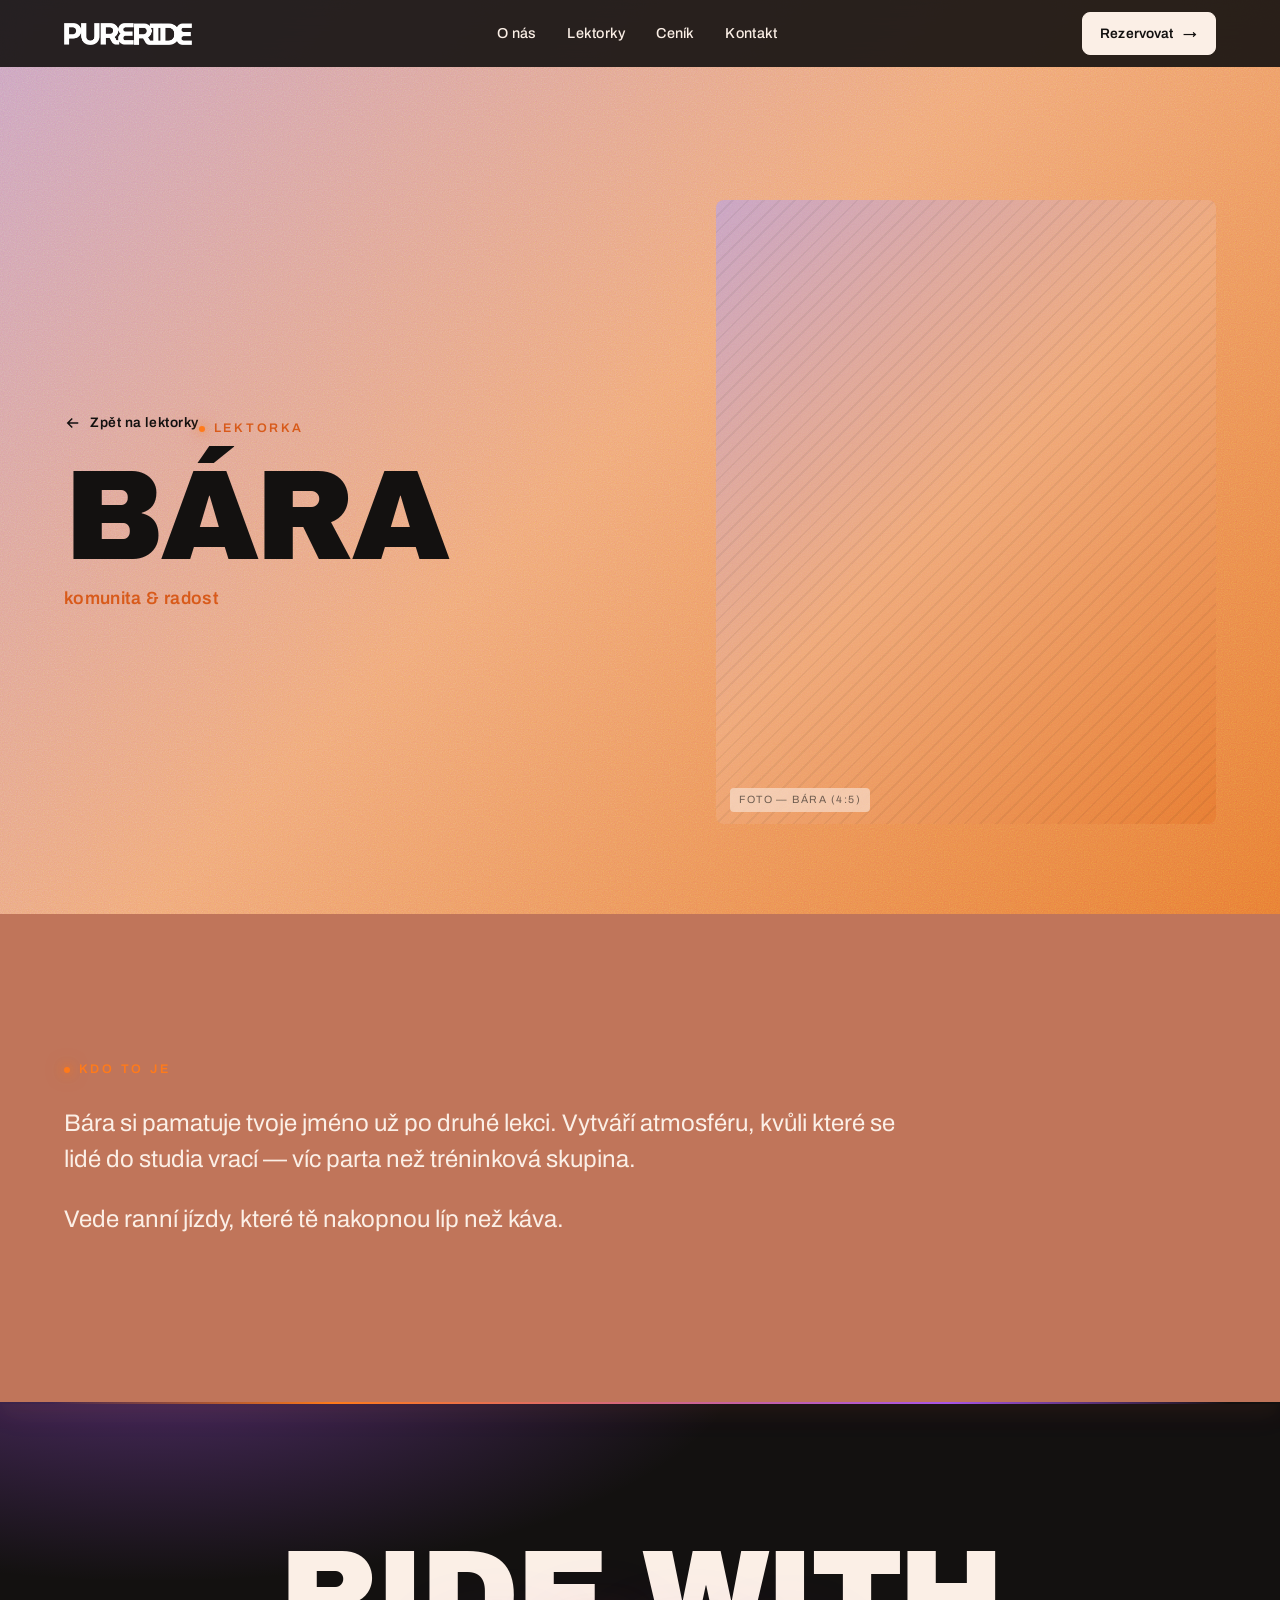
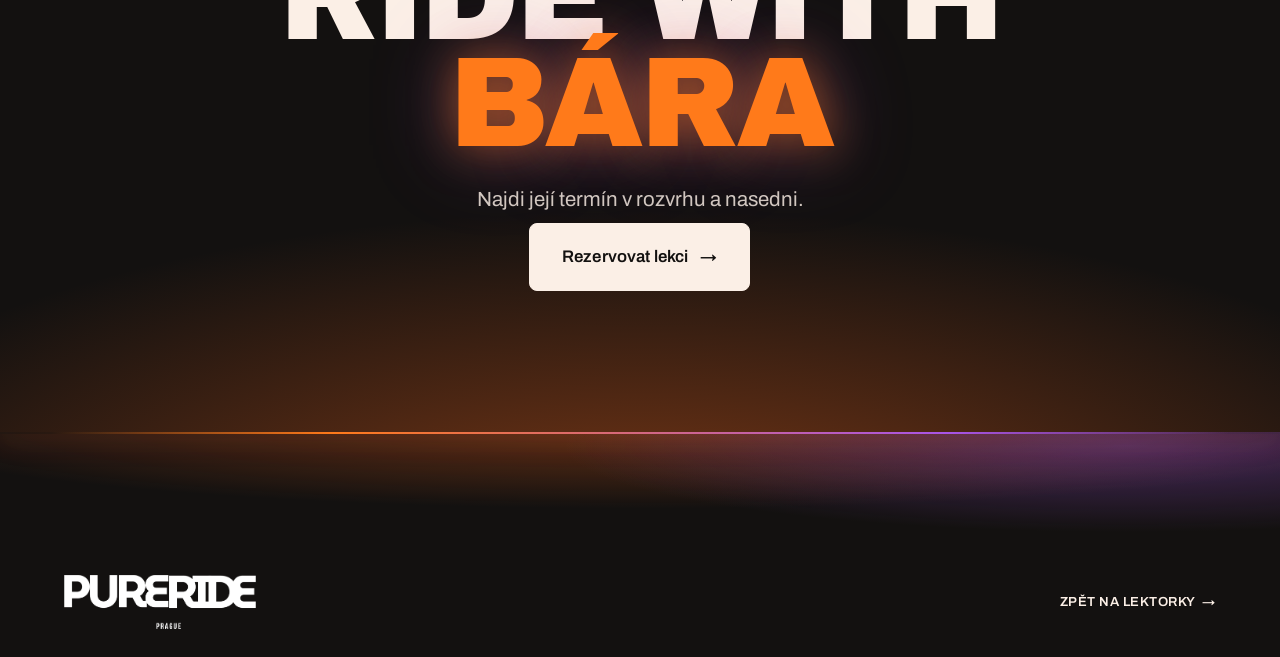
<file: lektorky/bara/index.html>
<!DOCTYPE html><html lang="cs"><head><meta charSet="utf-8"/><meta name="viewport" content="width=device-width, initial-scale=1"/><link rel="preload" as="image" href="/images/pureride-wordmark.png"/><link rel="preload" href="/images/pureride-logo.png" as="image"/><link rel="stylesheet" href="/_next/static/chunks/01-av6hs0hzl1.css" data-precedence="next"/><link rel="preload" as="script" fetchPriority="low" href="/_next/static/chunks/0ht900cau6_ur.js"/><script src="/_next/static/chunks/0dgq26a5_oy.a.js" async=""></script><script src="/_next/static/chunks/0n~dq4kpx9xxx.js" async=""></script><script src="/_next/static/chunks/0174xh3wfsjm1.js" async=""></script><script src="/_next/static/chunks/turbopack-01map0okh_ooy.js" async=""></script><script src="/_next/static/chunks/01xlw8hd842-c.js" async=""></script><script src="/_next/static/chunks/0d3shmwh5_nmn.js" async=""></script><script src="/_next/static/chunks/0ka051yepewro.js" async=""></script><script src="/_next/static/chunks/12yfizykn6y-t.js" async=""></script><link rel="preload" href="https://fonts.googleapis.com/css2?family=Archivo+Black&amp;family=Archivo:wght@400;500;600;700;800&amp;display=swap" as="style"/><link rel="preconnect" href="https://fonts.googleapis.com"/><link rel="preconnect" href="https://fonts.gstatic.com" crossorigin="anonymous"/><title>Bára — Lektorka · PURERIDE</title><meta name="description" content="Bára si pamatuje tvoje jméno už po druhé lekci. Vytváří atmosféru, kvůli které se lidé do studia vrací — víc parta než tréninková skupina."/><meta property="og:title" content="PURERIDE — Indoor cycling studio Praha"/><meta property="og:description" content="Indoor cycling se světly a beatem. První lekce za 229 Kč."/><meta property="og:locale" content="cs_CZ"/><meta property="og:type" content="website"/><meta name="twitter:card" content="summary"/><meta name="twitter:title" content="PURERIDE — Indoor cycling studio Praha"/><meta name="twitter:description" content="Indoor cycling se světly a beatem. První lekce za 229 Kč."/><link rel="icon" href="/icon.png?icon.0180jgzim8b.q.png" sizes="512x512" type="image/png"/><link rel="apple-touch-icon" href="/apple-icon.png?apple-icon.12gbpnwlw8fvx.png" sizes="180x180" type="image/png"/><link href="https://fonts.googleapis.com/css2?family=Archivo+Black&amp;family=Archivo:wght@400;500;600;700;800&amp;display=swap" rel="stylesheet"/><script src="/_next/static/chunks/03~yq9q893hmn.js" noModule=""></script></head><body><div hidden=""><!--$--><!--/$--></div><nav class="nav scrolled" id="nav"><a href="/#hero" class="wordmark" aria-label="PURERIDE"><img src="/images/pureride-wordmark.png" alt="PURERIDE" class="wordmark-img"/></a><div class="nav-links"><a href="/#o-nas" class="nav-link">O nás</a><a href="/#lektorky" class="nav-link">Lektorky</a><a href="/#cenik" class="nav-link">Ceník</a><a href="/#kontakt" class="nav-link">Kontakt</a></div><a class="btn nav-cta on-dark" href="#rezervace-todo">Rezervovat<!-- --> <span class="arrow">→</span></a><button class="nav-burger" aria-label="Menu" aria-expanded="false"><span></span><span></span><span></span></button></nav><header class="profile-hero"><div class="hero-bg-noise"></div><div class="wrap"><div class="profile-grid"><div><a class="back" href="/#lektorky"><svg width="18" height="18" viewBox="0 0 24 24" fill="none" stroke="currentColor" stroke-width="2"><path d="M19 12H5M11 18l-6-6 6-6"></path></svg> <!-- -->Zpět na lektorky</a><span class="eyebrow"><span class="dot"></span>Lektorka</span><h1 class="display profile-name">BÁRA</h1><p class="profile-tag">komunita &amp; radost</p></div><div class="ph profile-portrait" data-label="FOTO — Bára (4:5)"></div></div></div></header><section class="section profile-bio"><div class="wrap"><span class="eyebrow on-dark reveal"><span class="dot"></span>Kdo to je</span><div class="bio-text reveal d1" style="margin-top:24px"><p>Bára si pamatuje tvoje jméno už po druhé lekci. Vytváří atmosféru, kvůli které se lidé do studia vrací — víc parta než tréninková skupina.</p><p>Vede ranní jízdy, které tě nakopnou líp než káva.</p></div></div></section><section class="section book"><div class="wrap"><h2 class="display reveal">RIDE WITH<br/><span class="em">BÁRA</span></h2><p class="lead reveal d1">Najdi její termín v rozvrhu a nasedni.</p><div class="reveal d2" style="margin-top:8px"><a class="btn lg on-dark magnetic" href="#rezervace-todo">Rezervovat lekci<!-- --> <span class="arrow">→</span></a></div></div></section><footer class="foot"><div class="wrap"><div class="foot-bottom" style="border-top:0"><img src="/images/pureride-logo.png" alt="PURERIDE Prague" class="foot-logo"/><a class="text-link" style="color:var(--paper)" href="/#lektorky">Zpět na lektorky<!-- --> <span class="arrow">→</span></a></div></div></footer><!--$--><!--/$--><script src="/_next/static/chunks/0ht900cau6_ur.js" id="_R_" async=""></script><script>(self.__next_f=self.__next_f||[]).push([0])</script><script>self.__next_f.push([1,"1:\"$Sreact.fragment\"\n2:I[39756,[\"/_next/static/chunks/01xlw8hd842-c.js\",\"/_next/static/chunks/0d3shmwh5_nmn.js\"],\"default\"]\n3:I[37457,[\"/_next/static/chunks/01xlw8hd842-c.js\",\"/_next/static/chunks/0d3shmwh5_nmn.js\"],\"default\"]\n4:I[22016,[\"/_next/static/chunks/01xlw8hd842-c.js\",\"/_next/static/chunks/0d3shmwh5_nmn.js\",\"/_next/static/chunks/0ka051yepewro.js\"],\"\"]\n6:I[97367,[\"/_next/static/chunks/01xlw8hd842-c.js\",\"/_next/static/chunks/0d3shmwh5_nmn.js\"],\"OutletBoundary\"]\n7:\"$Sreact.suspense\"\na:I[97367,[\"/_next/static/chunks/01xlw8hd842-c.js\",\"/_next/static/chunks/0d3shmwh5_nmn.js\"],\"ViewportBoundary\"]\nc:I[97367,[\"/_next/static/chunks/01xlw8hd842-c.js\",\"/_next/static/chunks/0d3shmwh5_nmn.js\"],\"MetadataBoundary\"]\ne:I[68027,[\"/_next/static/chunks/01xlw8hd842-c.js\",\"/_next/static/chunks/0d3shmwh5_nmn.js\"],\"default\",1]\n:HL[\"/_next/static/chunks/01-av6hs0hzl1.css\",\"style\"]\n:HL[\"https://fonts.googleapis.com/css2?family=Archivo+Black\u0026family=Archivo:wght@400;500;600;700;800\u0026display=swap\",\"style\"]\n"])</script><script>self.__next_f.push([1,"0:{\"P\":null,\"c\":[\"\",\"lektorky\",\"bara\",\"\"],\"q\":\"\",\"i\":false,\"f\":[[[\"\",{\"children\":[\"lektorky\",{\"children\":[[\"slug\",\"bara\",\"d\",null],{\"children\":[\"__PAGE__\",{}]}]}]},\"$undefined\",\"$undefined\",16],[[\"$\",\"$1\",\"c\",{\"children\":[[[\"$\",\"link\",\"0\",{\"rel\":\"stylesheet\",\"href\":\"/_next/static/chunks/01-av6hs0hzl1.css\",\"precedence\":\"next\",\"crossOrigin\":\"$undefined\",\"nonce\":\"$undefined\"}],[\"$\",\"script\",\"script-0\",{\"src\":\"/_next/static/chunks/01xlw8hd842-c.js\",\"async\":true,\"nonce\":\"$undefined\"}],[\"$\",\"script\",\"script-1\",{\"src\":\"/_next/static/chunks/0d3shmwh5_nmn.js\",\"async\":true,\"nonce\":\"$undefined\"}]],[\"$\",\"html\",null,{\"lang\":\"cs\",\"children\":[[\"$\",\"head\",null,{\"children\":[[\"$\",\"link\",null,{\"rel\":\"preconnect\",\"href\":\"https://fonts.googleapis.com\"}],[\"$\",\"link\",null,{\"rel\":\"preconnect\",\"href\":\"https://fonts.gstatic.com\",\"crossOrigin\":\"anonymous\"}],[\"$\",\"link\",null,{\"href\":\"https://fonts.googleapis.com/css2?family=Archivo+Black\u0026family=Archivo:wght@400;500;600;700;800\u0026display=swap\",\"rel\":\"stylesheet\"}]]}],[\"$\",\"body\",null,{\"children\":[\"$\",\"$L2\",null,{\"parallelRouterKey\":\"children\",\"error\":\"$undefined\",\"errorStyles\":\"$undefined\",\"errorScripts\":\"$undefined\",\"template\":[\"$\",\"$L3\",null,{}],\"templateStyles\":\"$undefined\",\"templateScripts\":\"$undefined\",\"notFound\":[[\"$\",\"section\",null,{\"className\":\"min-h-[60vh] flex items-center justify-center\",\"children\":[\"$\",\"div\",null,{\"className\":\"text-center\",\"children\":[[\"$\",\"p\",null,{\"className\":\"text-sm font-medium text-secondary uppercase tracking-widest mb-4\",\"children\":\"404\"}],[\"$\",\"h1\",null,{\"className\":\"font-display text-4xl font-bold mb-4\",\"children\":\"Stránka nenalezena\"}],[\"$\",\"p\",null,{\"className\":\"text-secondary mb-8\",\"children\":\"Tato stránka neexistuje nebo byla přesunuta.\"}],[\"$\",\"$L4\",null,{\"href\":\"/\",\"className\":\"inline-flex items-center px-6 py-3 bg-primary text-white hover:bg-primary/90 transition-colors\",\"children\":\"Zpět na úvodní stránku\"}]]}]}],[]],\"forbidden\":\"$undefined\",\"unauthorized\":\"$undefined\"}]}]]}]]}],{\"children\":[[\"$\",\"$1\",\"c\",{\"children\":[null,[\"$\",\"$L2\",null,{\"parallelRouterKey\":\"children\",\"error\":\"$undefined\",\"errorStyles\":\"$undefined\",\"errorScripts\":\"$undefined\",\"template\":[\"$\",\"$L3\",null,{}],\"templateStyles\":\"$undefined\",\"templateScripts\":\"$undefined\",\"notFound\":\"$undefined\",\"forbidden\":\"$undefined\",\"unauthorized\":\"$undefined\"}]]}],{\"children\":[[\"$\",\"$1\",\"c\",{\"children\":[null,[\"$\",\"$L2\",null,{\"parallelRouterKey\":\"children\",\"error\":\"$undefined\",\"errorStyles\":\"$undefined\",\"errorScripts\":\"$undefined\",\"template\":[\"$\",\"$L3\",null,{}],\"templateStyles\":\"$undefined\",\"templateScripts\":\"$undefined\",\"notFound\":\"$undefined\",\"forbidden\":\"$undefined\",\"unauthorized\":\"$undefined\"}]]}],{\"children\":[[\"$\",\"$1\",\"c\",{\"children\":[\"$L5\",[[\"$\",\"script\",\"script-0\",{\"src\":\"/_next/static/chunks/12yfizykn6y-t.js\",\"async\":true,\"nonce\":\"$undefined\"}]],[\"$\",\"$L6\",null,{\"children\":[\"$\",\"$7\",null,{\"name\":\"Next.MetadataOutlet\",\"children\":\"$@8\"}]}]]}],{},null,false,null]},null,false,\"$@9\"]},null,false,\"$@9\"]},null,false,null],[\"$\",\"$1\",\"h\",{\"children\":[null,[\"$\",\"$La\",null,{\"children\":\"$Lb\"}],[\"$\",\"div\",null,{\"hidden\":true,\"children\":[\"$\",\"$Lc\",null,{\"children\":[\"$\",\"$7\",null,{\"name\":\"Next.Metadata\",\"children\":\"$Ld\"}]}]}],null]}],false]],\"m\":\"$undefined\",\"G\":[\"$e\",[[\"$\",\"link\",\"0\",{\"rel\":\"stylesheet\",\"href\":\"/_next/static/chunks/01-av6hs0hzl1.css\",\"precedence\":\"next\",\"crossOrigin\":\"$undefined\",\"nonce\":\"$undefined\"}]]],\"S\":true,\"h\":null,\"s\":\"$undefined\",\"l\":\"$undefined\",\"p\":\"$undefined\",\"d\":\"$undefined\",\"b\":\"xQpi6Js9udCtVwGgG-T2a\"}\n"])</script><script>self.__next_f.push([1,"f:[]\n9:\"$Wf\"\n"])</script><script>self.__next_f.push([1,"10:I[84834,[\"/_next/static/chunks/01xlw8hd842-c.js\",\"/_next/static/chunks/0d3shmwh5_nmn.js\",\"/_next/static/chunks/12yfizykn6y-t.js\"],\"default\"]\n11:I[97866,[\"/_next/static/chunks/01xlw8hd842-c.js\",\"/_next/static/chunks/0d3shmwh5_nmn.js\",\"/_next/static/chunks/12yfizykn6y-t.js\"],\"default\"]\n:HL[\"/images/pureride-logo.png\",\"image\"]\n"])</script><script>self.__next_f.push([1,"5:[[\"$\",\"$L10\",null,{\"base\":\"/\",\"forceScrolled\":true}],[\"$\",\"header\",null,{\"className\":\"profile-hero\",\"children\":[[\"$\",\"div\",null,{\"className\":\"hero-bg-noise\"}],[\"$\",\"div\",null,{\"className\":\"wrap\",\"children\":[\"$\",\"div\",null,{\"className\":\"profile-grid\",\"children\":[[\"$\",\"div\",null,{\"children\":[[\"$\",\"a\",null,{\"className\":\"back\",\"href\":\"/#lektorky\",\"children\":[[\"$\",\"svg\",null,{\"width\":\"18\",\"height\":\"18\",\"viewBox\":\"0 0 24 24\",\"fill\":\"none\",\"stroke\":\"currentColor\",\"strokeWidth\":\"2\",\"children\":[\"$\",\"path\",null,{\"d\":\"M19 12H5M11 18l-6-6 6-6\"}]}],\" \",\"Zpět na lektorky\"]}],[\"$\",\"span\",null,{\"className\":\"eyebrow\",\"children\":[[\"$\",\"span\",null,{\"className\":\"dot\"}],\"Lektorka\"]}],[\"$\",\"h1\",null,{\"className\":\"display profile-name\",\"children\":\"BÁRA\"}],[\"$\",\"p\",null,{\"className\":\"profile-tag\",\"children\":\"komunita \u0026 radost\"}]]}],[\"$\",\"div\",null,{\"className\":\"ph profile-portrait\",\"data-label\":\"FOTO — Bára (4:5)\"}]]}]}]]}],[\"$\",\"section\",null,{\"className\":\"section profile-bio\",\"children\":[\"$\",\"div\",null,{\"className\":\"wrap\",\"children\":[[\"$\",\"span\",null,{\"className\":\"eyebrow on-dark reveal\",\"children\":[[\"$\",\"span\",null,{\"className\":\"dot\"}],\"Kdo to je\"]}],[\"$\",\"div\",null,{\"className\":\"bio-text reveal d1\",\"style\":{\"marginTop\":24},\"children\":[[\"$\",\"p\",\"0\",{\"children\":\"Bára si pamatuje tvoje jméno už po druhé lekci. Vytváří atmosféru, kvůli které se lidé do studia vrací — víc parta než tréninková skupina.\"}],[\"$\",\"p\",\"1\",{\"children\":\"Vede ranní jízdy, které tě nakopnou líp než káva.\"}]]}]]}]}],[\"$\",\"section\",null,{\"className\":\"section book\",\"children\":[\"$\",\"div\",null,{\"className\":\"wrap\",\"children\":[[\"$\",\"h2\",null,{\"className\":\"display reveal\",\"children\":[\"RIDE WITH\",[\"$\",\"br\",null,{}],[\"$\",\"span\",null,{\"className\":\"em\",\"children\":\"BÁRA\"}]]}],[\"$\",\"p\",null,{\"className\":\"lead reveal d1\",\"children\":\"Najdi její termín v rozvrhu a nasedni.\"}],[\"$\",\"div\",null,{\"className\":\"reveal d2\",\"style\":{\"marginTop\":8},\"children\":[\"$\",\"a\",null,{\"className\":\"btn lg on-dark magnetic\",\"href\":\"#rezervace-todo\",\"children\":[\"Rezervovat lekci\",\" \",[\"$\",\"span\",null,{\"className\":\"arrow\",\"children\":\"→\"}]]}]}]]}]}],[\"$\",\"footer\",null,{\"className\":\"foot\",\"children\":[\"$\",\"div\",null,{\"className\":\"wrap\",\"children\":[\"$\",\"div\",null,{\"className\":\"foot-bottom\",\"style\":{\"borderTop\":0},\"children\":[[\"$\",\"img\",null,{\"src\":\"/images/pureride-logo.png\",\"alt\":\"PURERIDE Prague\",\"className\":\"foot-logo\"}],[\"$\",\"a\",null,{\"className\":\"text-link\",\"style\":{\"color\":\"var(--paper)\"},\"href\":\"/#lektorky\",\"children\":[\"Zpět na lektorky\",\" \",[\"$\",\"span\",null,{\"className\":\"arrow\",\"children\":\"→\"}]]}]]}]}]}],[\"$\",\"$L11\",null,{}]]\n"])</script><script>self.__next_f.push([1,"b:[[\"$\",\"meta\",\"0\",{\"charSet\":\"utf-8\"}],[\"$\",\"meta\",\"1\",{\"name\":\"viewport\",\"content\":\"width=device-width, initial-scale=1\"}]]\n"])</script><script>self.__next_f.push([1,"12:I[27201,[\"/_next/static/chunks/01xlw8hd842-c.js\",\"/_next/static/chunks/0d3shmwh5_nmn.js\"],\"IconMark\"]\n8:null\nd:[[\"$\",\"title\",\"0\",{\"children\":\"Bára — Lektorka · PURERIDE\"}],[\"$\",\"meta\",\"1\",{\"name\":\"description\",\"content\":\"Bára si pamatuje tvoje jméno už po druhé lekci. Vytváří atmosféru, kvůli které se lidé do studia vrací — víc parta než tréninková skupina.\"}],[\"$\",\"meta\",\"2\",{\"property\":\"og:title\",\"content\":\"PURERIDE — Indoor cycling studio Praha\"}],[\"$\",\"meta\",\"3\",{\"property\":\"og:description\",\"content\":\"Indoor cycling se světly a beatem. První lekce za 229 Kč.\"}],[\"$\",\"meta\",\"4\",{\"property\":\"og:locale\",\"content\":\"cs_CZ\"}],[\"$\",\"meta\",\"5\",{\"property\":\"og:type\",\"content\":\"website\"}],[\"$\",\"meta\",\"6\",{\"name\":\"twitter:card\",\"content\":\"summary\"}],[\"$\",\"meta\",\"7\",{\"name\":\"twitter:title\",\"content\":\"PURERIDE — Indoor cycling studio Praha\"}],[\"$\",\"meta\",\"8\",{\"name\":\"twitter:description\",\"content\":\"Indoor cycling se světly a beatem. První lekce za 229 Kč.\"}],[\"$\",\"link\",\"9\",{\"rel\":\"icon\",\"href\":\"/icon.png?icon.0180jgzim8b.q.png\",\"sizes\":\"512x512\",\"type\":\"image/png\"}],[\"$\",\"link\",\"10\",{\"rel\":\"apple-touch-icon\",\"href\":\"/apple-icon.png?apple-icon.12gbpnwlw8fvx.png\",\"sizes\":\"180x180\",\"type\":\"image/png\"}],[\"$\",\"$L12\",\"11\",{}]]\n"])</script></body></html>
</file>
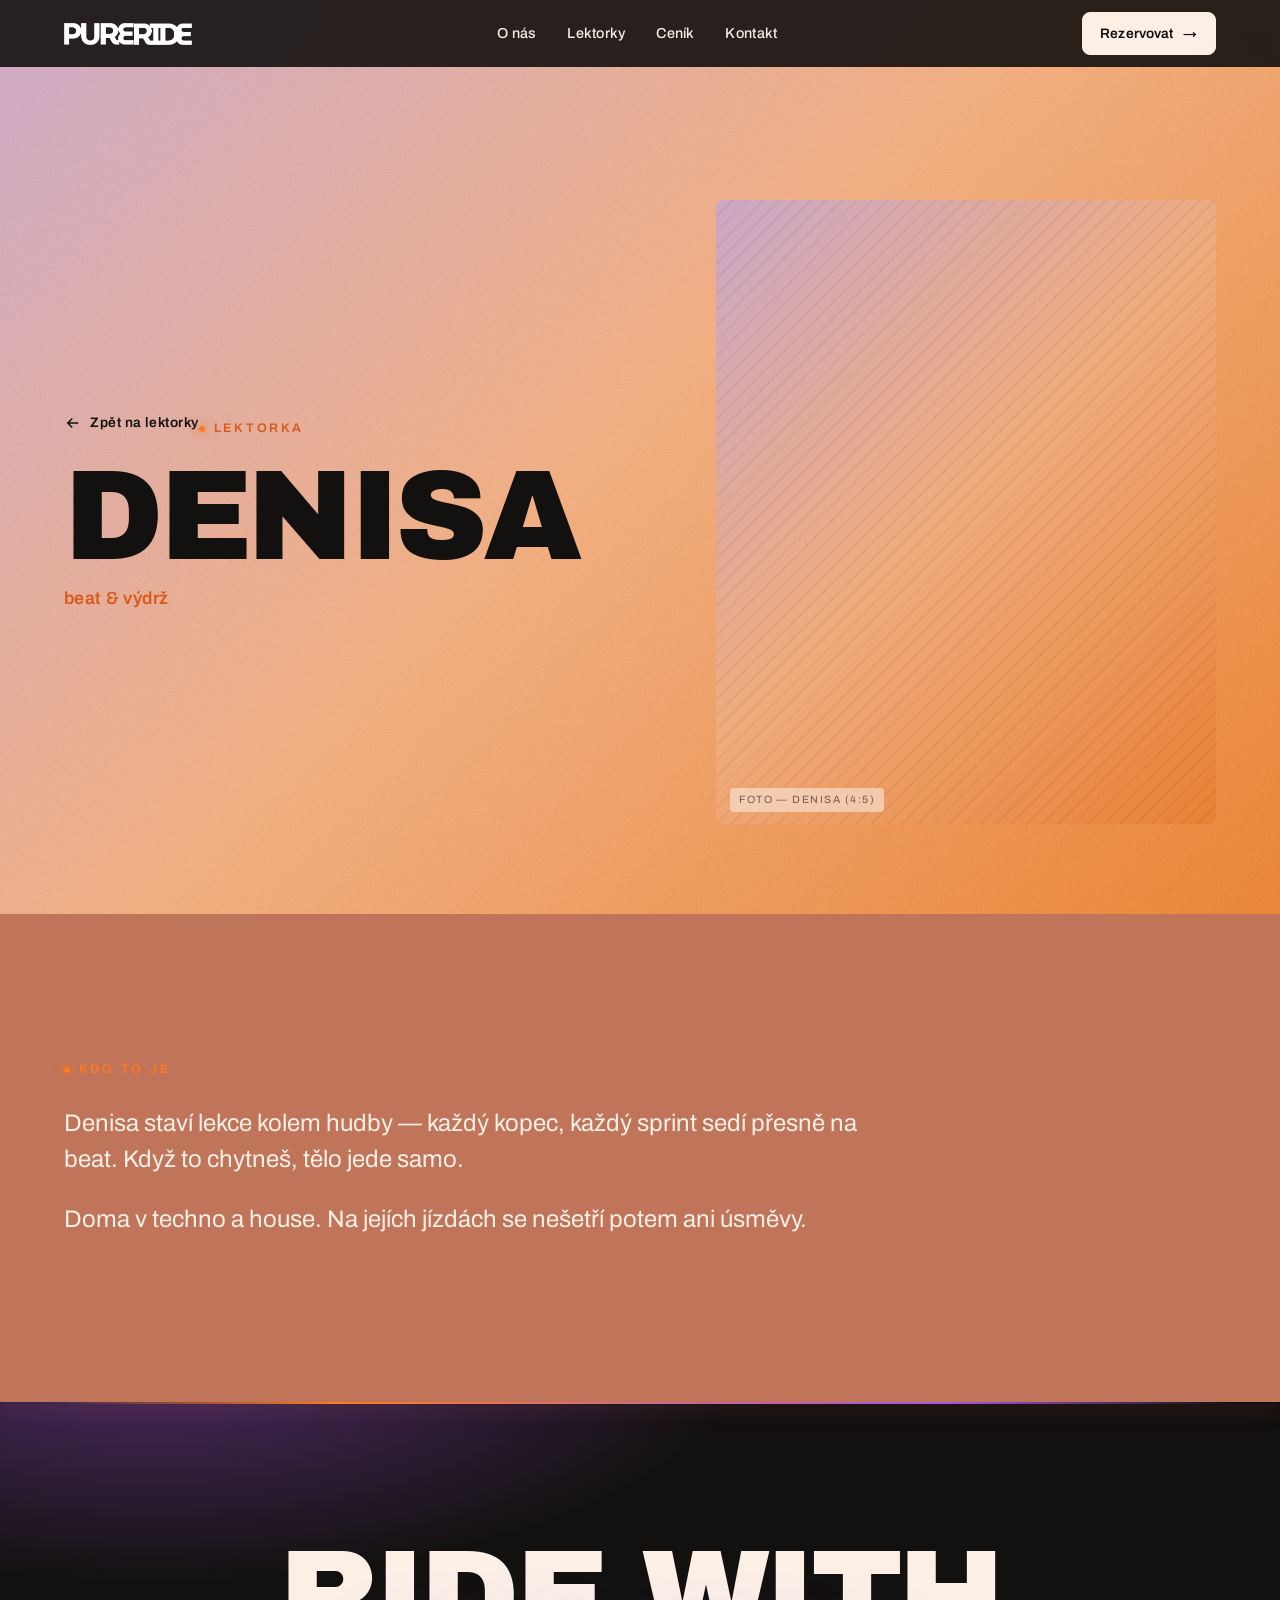
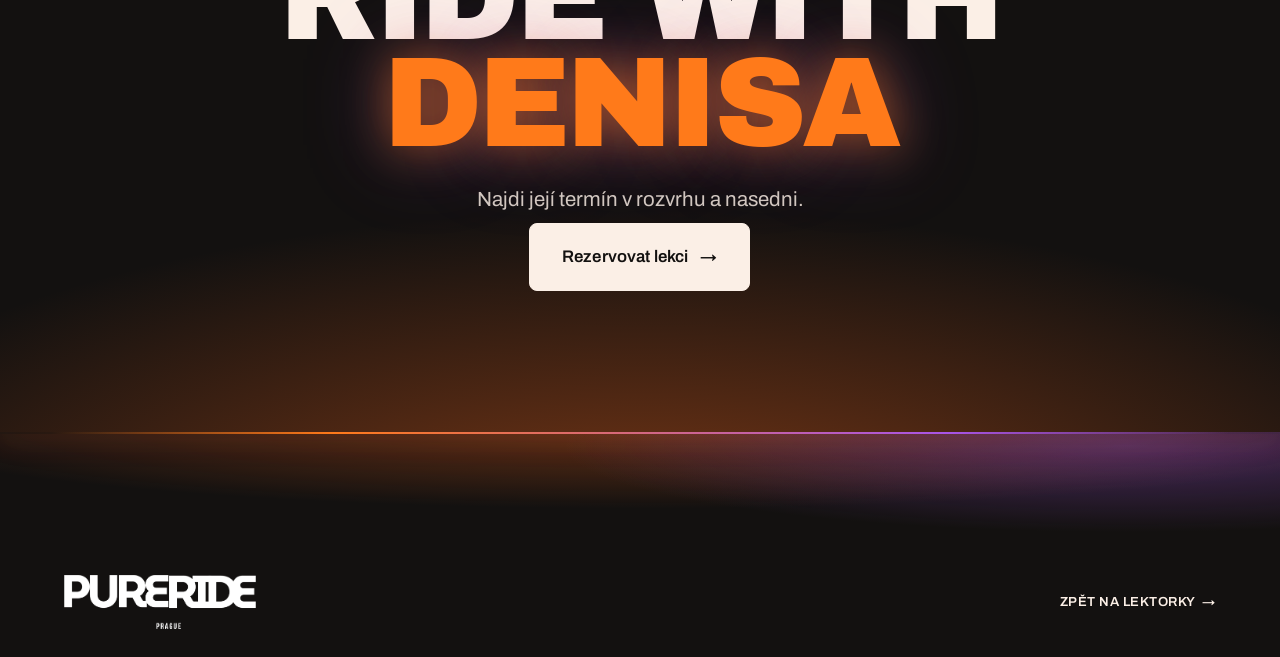
<file: lektorky/denisa/index.html>
<!DOCTYPE html><html lang="cs"><head><meta charSet="utf-8"/><meta name="viewport" content="width=device-width, initial-scale=1"/><link rel="preload" as="image" href="/images/pureride-wordmark.png"/><link rel="preload" href="/images/pureride-logo.png" as="image"/><link rel="stylesheet" href="/_next/static/chunks/01-av6hs0hzl1.css" data-precedence="next"/><link rel="preload" as="script" fetchPriority="low" href="/_next/static/chunks/0ht900cau6_ur.js"/><script src="/_next/static/chunks/0dgq26a5_oy.a.js" async=""></script><script src="/_next/static/chunks/0n~dq4kpx9xxx.js" async=""></script><script src="/_next/static/chunks/0174xh3wfsjm1.js" async=""></script><script src="/_next/static/chunks/turbopack-01map0okh_ooy.js" async=""></script><script src="/_next/static/chunks/01xlw8hd842-c.js" async=""></script><script src="/_next/static/chunks/0d3shmwh5_nmn.js" async=""></script><script src="/_next/static/chunks/0ka051yepewro.js" async=""></script><script src="/_next/static/chunks/12yfizykn6y-t.js" async=""></script><link rel="preload" href="https://fonts.googleapis.com/css2?family=Archivo+Black&amp;family=Archivo:wght@400;500;600;700;800&amp;display=swap" as="style"/><link rel="preconnect" href="https://fonts.googleapis.com"/><link rel="preconnect" href="https://fonts.gstatic.com" crossorigin="anonymous"/><title>Denisa — Lektorka · PURERIDE</title><meta name="description" content="Denisa staví lekce kolem hudby — každý kopec, každý sprint sedí přesně na beat. Když to chytneš, tělo jede samo."/><meta property="og:title" content="PURERIDE — Indoor cycling studio Praha"/><meta property="og:description" content="Indoor cycling se světly a beatem. První lekce za 229 Kč."/><meta property="og:locale" content="cs_CZ"/><meta property="og:type" content="website"/><meta name="twitter:card" content="summary"/><meta name="twitter:title" content="PURERIDE — Indoor cycling studio Praha"/><meta name="twitter:description" content="Indoor cycling se světly a beatem. První lekce za 229 Kč."/><link rel="icon" href="/icon.png?icon.0180jgzim8b.q.png" sizes="512x512" type="image/png"/><link rel="apple-touch-icon" href="/apple-icon.png?apple-icon.12gbpnwlw8fvx.png" sizes="180x180" type="image/png"/><link href="https://fonts.googleapis.com/css2?family=Archivo+Black&amp;family=Archivo:wght@400;500;600;700;800&amp;display=swap" rel="stylesheet"/><script src="/_next/static/chunks/03~yq9q893hmn.js" noModule=""></script></head><body><div hidden=""><!--$--><!--/$--></div><nav class="nav scrolled" id="nav"><a href="/#hero" class="wordmark" aria-label="PURERIDE"><img src="/images/pureride-wordmark.png" alt="PURERIDE" class="wordmark-img"/></a><div class="nav-links"><a href="/#o-nas" class="nav-link">O nás</a><a href="/#lektorky" class="nav-link">Lektorky</a><a href="/#cenik" class="nav-link">Ceník</a><a href="/#kontakt" class="nav-link">Kontakt</a></div><a class="btn nav-cta on-dark" href="#rezervace-todo">Rezervovat<!-- --> <span class="arrow">→</span></a><button class="nav-burger" aria-label="Menu" aria-expanded="false"><span></span><span></span><span></span></button></nav><header class="profile-hero"><div class="hero-bg-noise"></div><div class="wrap"><div class="profile-grid"><div><a class="back" href="/#lektorky"><svg width="18" height="18" viewBox="0 0 24 24" fill="none" stroke="currentColor" stroke-width="2"><path d="M19 12H5M11 18l-6-6 6-6"></path></svg> <!-- -->Zpět na lektorky</a><span class="eyebrow"><span class="dot"></span>Lektorka</span><h1 class="display profile-name">DENISA</h1><p class="profile-tag">beat &amp; výdrž</p></div><div class="ph profile-portrait" data-label="FOTO — Denisa (4:5)"></div></div></div></header><section class="section profile-bio"><div class="wrap"><span class="eyebrow on-dark reveal"><span class="dot"></span>Kdo to je</span><div class="bio-text reveal d1" style="margin-top:24px"><p>Denisa staví lekce kolem hudby — každý kopec, každý sprint sedí přesně na beat. Když to chytneš, tělo jede samo.</p><p>Doma v techno a house. Na jejích jízdách se nešetří potem ani úsměvy.</p></div></div></section><section class="section book"><div class="wrap"><h2 class="display reveal">RIDE WITH<br/><span class="em">DENISA</span></h2><p class="lead reveal d1">Najdi její termín v rozvrhu a nasedni.</p><div class="reveal d2" style="margin-top:8px"><a class="btn lg on-dark magnetic" href="#rezervace-todo">Rezervovat lekci<!-- --> <span class="arrow">→</span></a></div></div></section><footer class="foot"><div class="wrap"><div class="foot-bottom" style="border-top:0"><img src="/images/pureride-logo.png" alt="PURERIDE Prague" class="foot-logo"/><a class="text-link" style="color:var(--paper)" href="/#lektorky">Zpět na lektorky<!-- --> <span class="arrow">→</span></a></div></div></footer><!--$--><!--/$--><script src="/_next/static/chunks/0ht900cau6_ur.js" id="_R_" async=""></script><script>(self.__next_f=self.__next_f||[]).push([0])</script><script>self.__next_f.push([1,"1:\"$Sreact.fragment\"\n2:I[39756,[\"/_next/static/chunks/01xlw8hd842-c.js\",\"/_next/static/chunks/0d3shmwh5_nmn.js\"],\"default\"]\n3:I[37457,[\"/_next/static/chunks/01xlw8hd842-c.js\",\"/_next/static/chunks/0d3shmwh5_nmn.js\"],\"default\"]\n4:I[22016,[\"/_next/static/chunks/01xlw8hd842-c.js\",\"/_next/static/chunks/0d3shmwh5_nmn.js\",\"/_next/static/chunks/0ka051yepewro.js\"],\"\"]\n6:I[97367,[\"/_next/static/chunks/01xlw8hd842-c.js\",\"/_next/static/chunks/0d3shmwh5_nmn.js\"],\"OutletBoundary\"]\n7:\"$Sreact.suspense\"\na:I[97367,[\"/_next/static/chunks/01xlw8hd842-c.js\",\"/_next/static/chunks/0d3shmwh5_nmn.js\"],\"ViewportBoundary\"]\nc:I[97367,[\"/_next/static/chunks/01xlw8hd842-c.js\",\"/_next/static/chunks/0d3shmwh5_nmn.js\"],\"MetadataBoundary\"]\ne:I[68027,[\"/_next/static/chunks/01xlw8hd842-c.js\",\"/_next/static/chunks/0d3shmwh5_nmn.js\"],\"default\",1]\n:HL[\"/_next/static/chunks/01-av6hs0hzl1.css\",\"style\"]\n:HL[\"https://fonts.googleapis.com/css2?family=Archivo+Black\u0026family=Archivo:wght@400;500;600;700;800\u0026display=swap\",\"style\"]\n"])</script><script>self.__next_f.push([1,"0:{\"P\":null,\"c\":[\"\",\"lektorky\",\"denisa\",\"\"],\"q\":\"\",\"i\":false,\"f\":[[[\"\",{\"children\":[\"lektorky\",{\"children\":[[\"slug\",\"denisa\",\"d\",null],{\"children\":[\"__PAGE__\",{}]}]}]},\"$undefined\",\"$undefined\",16],[[\"$\",\"$1\",\"c\",{\"children\":[[[\"$\",\"link\",\"0\",{\"rel\":\"stylesheet\",\"href\":\"/_next/static/chunks/01-av6hs0hzl1.css\",\"precedence\":\"next\",\"crossOrigin\":\"$undefined\",\"nonce\":\"$undefined\"}],[\"$\",\"script\",\"script-0\",{\"src\":\"/_next/static/chunks/01xlw8hd842-c.js\",\"async\":true,\"nonce\":\"$undefined\"}],[\"$\",\"script\",\"script-1\",{\"src\":\"/_next/static/chunks/0d3shmwh5_nmn.js\",\"async\":true,\"nonce\":\"$undefined\"}]],[\"$\",\"html\",null,{\"lang\":\"cs\",\"children\":[[\"$\",\"head\",null,{\"children\":[[\"$\",\"link\",null,{\"rel\":\"preconnect\",\"href\":\"https://fonts.googleapis.com\"}],[\"$\",\"link\",null,{\"rel\":\"preconnect\",\"href\":\"https://fonts.gstatic.com\",\"crossOrigin\":\"anonymous\"}],[\"$\",\"link\",null,{\"href\":\"https://fonts.googleapis.com/css2?family=Archivo+Black\u0026family=Archivo:wght@400;500;600;700;800\u0026display=swap\",\"rel\":\"stylesheet\"}]]}],[\"$\",\"body\",null,{\"children\":[\"$\",\"$L2\",null,{\"parallelRouterKey\":\"children\",\"error\":\"$undefined\",\"errorStyles\":\"$undefined\",\"errorScripts\":\"$undefined\",\"template\":[\"$\",\"$L3\",null,{}],\"templateStyles\":\"$undefined\",\"templateScripts\":\"$undefined\",\"notFound\":[[\"$\",\"section\",null,{\"className\":\"min-h-[60vh] flex items-center justify-center\",\"children\":[\"$\",\"div\",null,{\"className\":\"text-center\",\"children\":[[\"$\",\"p\",null,{\"className\":\"text-sm font-medium text-secondary uppercase tracking-widest mb-4\",\"children\":\"404\"}],[\"$\",\"h1\",null,{\"className\":\"font-display text-4xl font-bold mb-4\",\"children\":\"Stránka nenalezena\"}],[\"$\",\"p\",null,{\"className\":\"text-secondary mb-8\",\"children\":\"Tato stránka neexistuje nebo byla přesunuta.\"}],[\"$\",\"$L4\",null,{\"href\":\"/\",\"className\":\"inline-flex items-center px-6 py-3 bg-primary text-white hover:bg-primary/90 transition-colors\",\"children\":\"Zpět na úvodní stránku\"}]]}]}],[]],\"forbidden\":\"$undefined\",\"unauthorized\":\"$undefined\"}]}]]}]]}],{\"children\":[[\"$\",\"$1\",\"c\",{\"children\":[null,[\"$\",\"$L2\",null,{\"parallelRouterKey\":\"children\",\"error\":\"$undefined\",\"errorStyles\":\"$undefined\",\"errorScripts\":\"$undefined\",\"template\":[\"$\",\"$L3\",null,{}],\"templateStyles\":\"$undefined\",\"templateScripts\":\"$undefined\",\"notFound\":\"$undefined\",\"forbidden\":\"$undefined\",\"unauthorized\":\"$undefined\"}]]}],{\"children\":[[\"$\",\"$1\",\"c\",{\"children\":[null,[\"$\",\"$L2\",null,{\"parallelRouterKey\":\"children\",\"error\":\"$undefined\",\"errorStyles\":\"$undefined\",\"errorScripts\":\"$undefined\",\"template\":[\"$\",\"$L3\",null,{}],\"templateStyles\":\"$undefined\",\"templateScripts\":\"$undefined\",\"notFound\":\"$undefined\",\"forbidden\":\"$undefined\",\"unauthorized\":\"$undefined\"}]]}],{\"children\":[[\"$\",\"$1\",\"c\",{\"children\":[\"$L5\",[[\"$\",\"script\",\"script-0\",{\"src\":\"/_next/static/chunks/12yfizykn6y-t.js\",\"async\":true,\"nonce\":\"$undefined\"}]],[\"$\",\"$L6\",null,{\"children\":[\"$\",\"$7\",null,{\"name\":\"Next.MetadataOutlet\",\"children\":\"$@8\"}]}]]}],{},null,false,null]},null,false,\"$@9\"]},null,false,\"$@9\"]},null,false,null],[\"$\",\"$1\",\"h\",{\"children\":[null,[\"$\",\"$La\",null,{\"children\":\"$Lb\"}],[\"$\",\"div\",null,{\"hidden\":true,\"children\":[\"$\",\"$Lc\",null,{\"children\":[\"$\",\"$7\",null,{\"name\":\"Next.Metadata\",\"children\":\"$Ld\"}]}]}],null]}],false]],\"m\":\"$undefined\",\"G\":[\"$e\",[[\"$\",\"link\",\"0\",{\"rel\":\"stylesheet\",\"href\":\"/_next/static/chunks/01-av6hs0hzl1.css\",\"precedence\":\"next\",\"crossOrigin\":\"$undefined\",\"nonce\":\"$undefined\"}]]],\"S\":true,\"h\":null,\"s\":\"$undefined\",\"l\":\"$undefined\",\"p\":\"$undefined\",\"d\":\"$undefined\",\"b\":\"xQpi6Js9udCtVwGgG-T2a\"}\n"])</script><script>self.__next_f.push([1,"f:[]\n9:\"$Wf\"\n"])</script><script>self.__next_f.push([1,"10:I[84834,[\"/_next/static/chunks/01xlw8hd842-c.js\",\"/_next/static/chunks/0d3shmwh5_nmn.js\",\"/_next/static/chunks/12yfizykn6y-t.js\"],\"default\"]\n11:I[97866,[\"/_next/static/chunks/01xlw8hd842-c.js\",\"/_next/static/chunks/0d3shmwh5_nmn.js\",\"/_next/static/chunks/12yfizykn6y-t.js\"],\"default\"]\n:HL[\"/images/pureride-logo.png\",\"image\"]\n"])</script><script>self.__next_f.push([1,"5:[[\"$\",\"$L10\",null,{\"base\":\"/\",\"forceScrolled\":true}],[\"$\",\"header\",null,{\"className\":\"profile-hero\",\"children\":[[\"$\",\"div\",null,{\"className\":\"hero-bg-noise\"}],[\"$\",\"div\",null,{\"className\":\"wrap\",\"children\":[\"$\",\"div\",null,{\"className\":\"profile-grid\",\"children\":[[\"$\",\"div\",null,{\"children\":[[\"$\",\"a\",null,{\"className\":\"back\",\"href\":\"/#lektorky\",\"children\":[[\"$\",\"svg\",null,{\"width\":\"18\",\"height\":\"18\",\"viewBox\":\"0 0 24 24\",\"fill\":\"none\",\"stroke\":\"currentColor\",\"strokeWidth\":\"2\",\"children\":[\"$\",\"path\",null,{\"d\":\"M19 12H5M11 18l-6-6 6-6\"}]}],\" \",\"Zpět na lektorky\"]}],[\"$\",\"span\",null,{\"className\":\"eyebrow\",\"children\":[[\"$\",\"span\",null,{\"className\":\"dot\"}],\"Lektorka\"]}],[\"$\",\"h1\",null,{\"className\":\"display profile-name\",\"children\":\"DENISA\"}],[\"$\",\"p\",null,{\"className\":\"profile-tag\",\"children\":\"beat \u0026 výdrž\"}]]}],[\"$\",\"div\",null,{\"className\":\"ph profile-portrait\",\"data-label\":\"FOTO — Denisa (4:5)\"}]]}]}]]}],[\"$\",\"section\",null,{\"className\":\"section profile-bio\",\"children\":[\"$\",\"div\",null,{\"className\":\"wrap\",\"children\":[[\"$\",\"span\",null,{\"className\":\"eyebrow on-dark reveal\",\"children\":[[\"$\",\"span\",null,{\"className\":\"dot\"}],\"Kdo to je\"]}],[\"$\",\"div\",null,{\"className\":\"bio-text reveal d1\",\"style\":{\"marginTop\":24},\"children\":[[\"$\",\"p\",\"0\",{\"children\":\"Denisa staví lekce kolem hudby — každý kopec, každý sprint sedí přesně na beat. Když to chytneš, tělo jede samo.\"}],[\"$\",\"p\",\"1\",{\"children\":\"Doma v techno a house. Na jejích jízdách se nešetří potem ani úsměvy.\"}]]}]]}]}],[\"$\",\"section\",null,{\"className\":\"section book\",\"children\":[\"$\",\"div\",null,{\"className\":\"wrap\",\"children\":[[\"$\",\"h2\",null,{\"className\":\"display reveal\",\"children\":[\"RIDE WITH\",[\"$\",\"br\",null,{}],[\"$\",\"span\",null,{\"className\":\"em\",\"children\":\"DENISA\"}]]}],[\"$\",\"p\",null,{\"className\":\"lead reveal d1\",\"children\":\"Najdi její termín v rozvrhu a nasedni.\"}],[\"$\",\"div\",null,{\"className\":\"reveal d2\",\"style\":{\"marginTop\":8},\"children\":[\"$\",\"a\",null,{\"className\":\"btn lg on-dark magnetic\",\"href\":\"#rezervace-todo\",\"children\":[\"Rezervovat lekci\",\" \",[\"$\",\"span\",null,{\"className\":\"arrow\",\"children\":\"→\"}]]}]}]]}]}],[\"$\",\"footer\",null,{\"className\":\"foot\",\"children\":[\"$\",\"div\",null,{\"className\":\"wrap\",\"children\":[\"$\",\"div\",null,{\"className\":\"foot-bottom\",\"style\":{\"borderTop\":0},\"children\":[[\"$\",\"img\",null,{\"src\":\"/images/pureride-logo.png\",\"alt\":\"PURERIDE Prague\",\"className\":\"foot-logo\"}],[\"$\",\"a\",null,{\"className\":\"text-link\",\"style\":{\"color\":\"var(--paper)\"},\"href\":\"/#lektorky\",\"children\":[\"Zpět na lektorky\",\" \",[\"$\",\"span\",null,{\"className\":\"arrow\",\"children\":\"→\"}]]}]]}]}]}],[\"$\",\"$L11\",null,{}]]\n"])</script><script>self.__next_f.push([1,"b:[[\"$\",\"meta\",\"0\",{\"charSet\":\"utf-8\"}],[\"$\",\"meta\",\"1\",{\"name\":\"viewport\",\"content\":\"width=device-width, initial-scale=1\"}]]\n"])</script><script>self.__next_f.push([1,"12:I[27201,[\"/_next/static/chunks/01xlw8hd842-c.js\",\"/_next/static/chunks/0d3shmwh5_nmn.js\"],\"IconMark\"]\n8:null\nd:[[\"$\",\"title\",\"0\",{\"children\":\"Denisa — Lektorka · PURERIDE\"}],[\"$\",\"meta\",\"1\",{\"name\":\"description\",\"content\":\"Denisa staví lekce kolem hudby — každý kopec, každý sprint sedí přesně na beat. Když to chytneš, tělo jede samo.\"}],[\"$\",\"meta\",\"2\",{\"property\":\"og:title\",\"content\":\"PURERIDE — Indoor cycling studio Praha\"}],[\"$\",\"meta\",\"3\",{\"property\":\"og:description\",\"content\":\"Indoor cycling se světly a beatem. První lekce za 229 Kč.\"}],[\"$\",\"meta\",\"4\",{\"property\":\"og:locale\",\"content\":\"cs_CZ\"}],[\"$\",\"meta\",\"5\",{\"property\":\"og:type\",\"content\":\"website\"}],[\"$\",\"meta\",\"6\",{\"name\":\"twitter:card\",\"content\":\"summary\"}],[\"$\",\"meta\",\"7\",{\"name\":\"twitter:title\",\"content\":\"PURERIDE — Indoor cycling studio Praha\"}],[\"$\",\"meta\",\"8\",{\"name\":\"twitter:description\",\"content\":\"Indoor cycling se světly a beatem. První lekce za 229 Kč.\"}],[\"$\",\"link\",\"9\",{\"rel\":\"icon\",\"href\":\"/icon.png?icon.0180jgzim8b.q.png\",\"sizes\":\"512x512\",\"type\":\"image/png\"}],[\"$\",\"link\",\"10\",{\"rel\":\"apple-touch-icon\",\"href\":\"/apple-icon.png?apple-icon.12gbpnwlw8fvx.png\",\"sizes\":\"180x180\",\"type\":\"image/png\"}],[\"$\",\"$L12\",\"11\",{}]]\n"])</script></body></html>
</file>
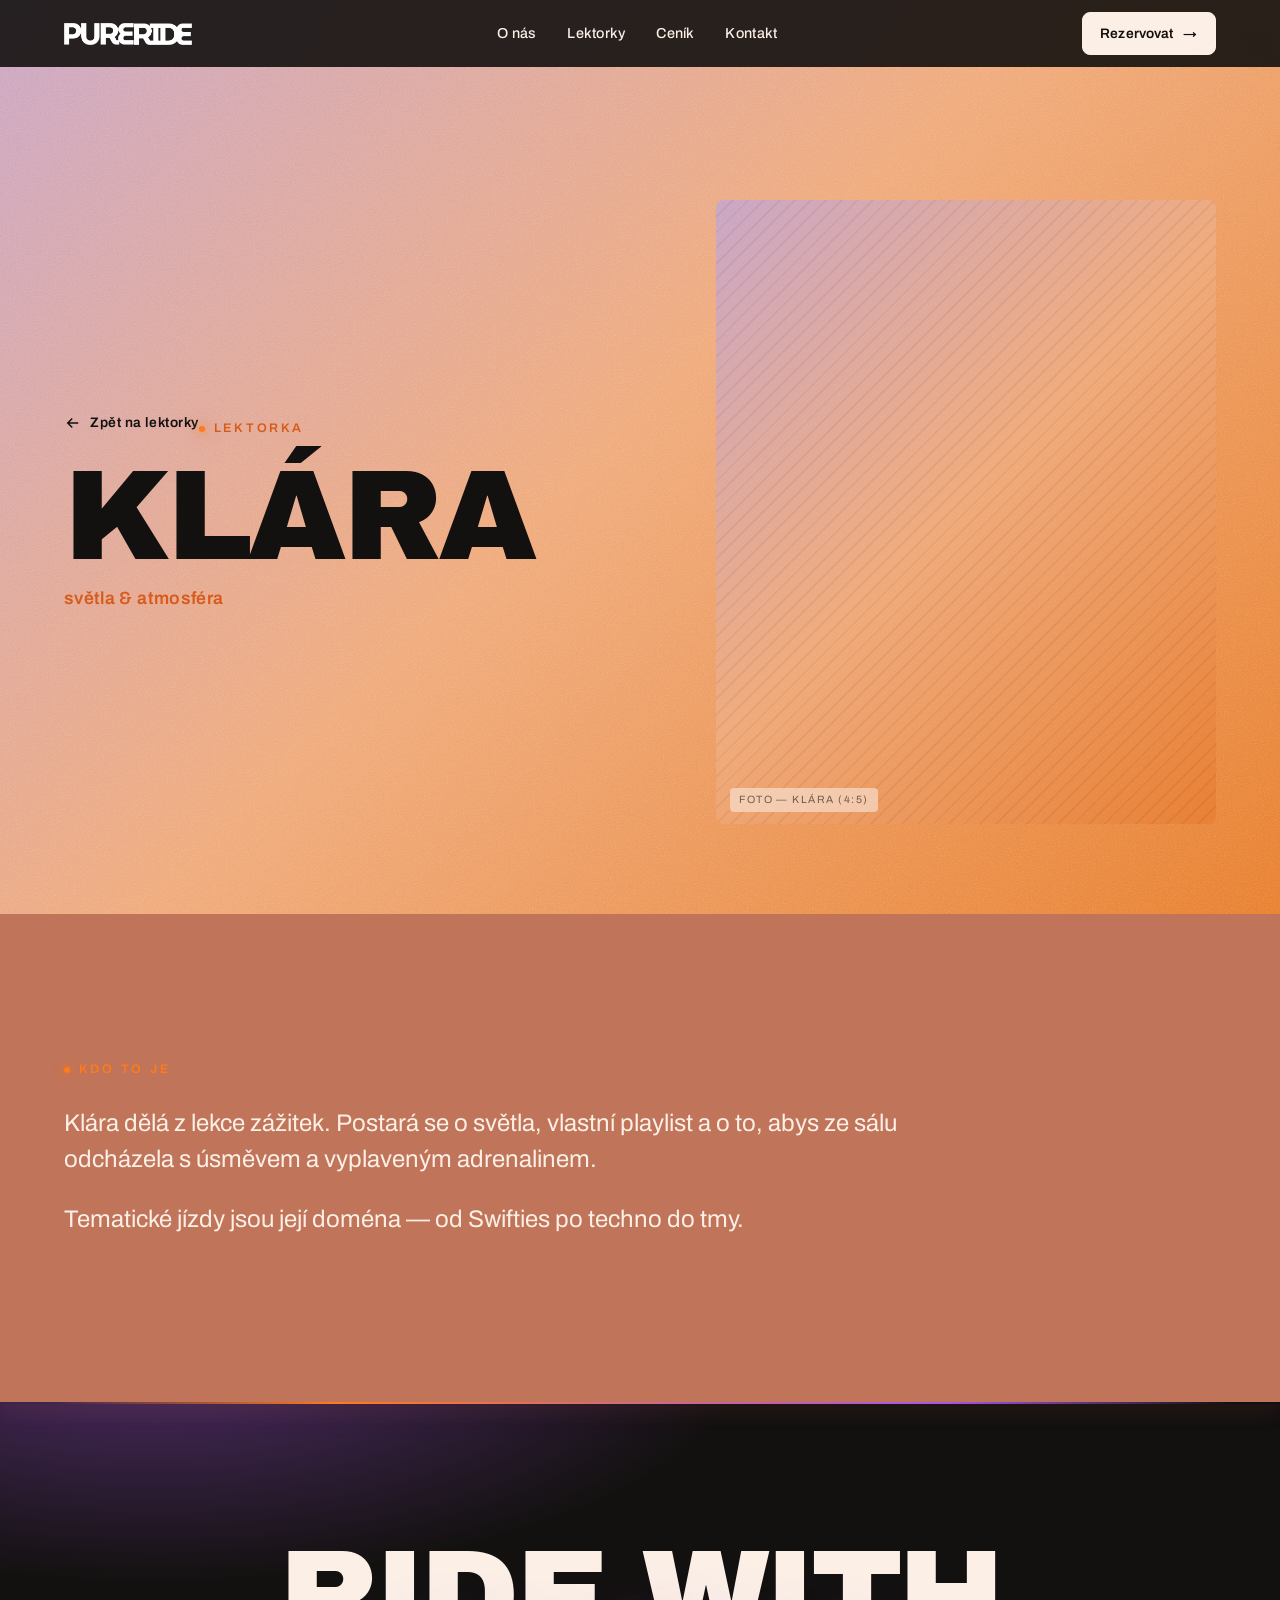
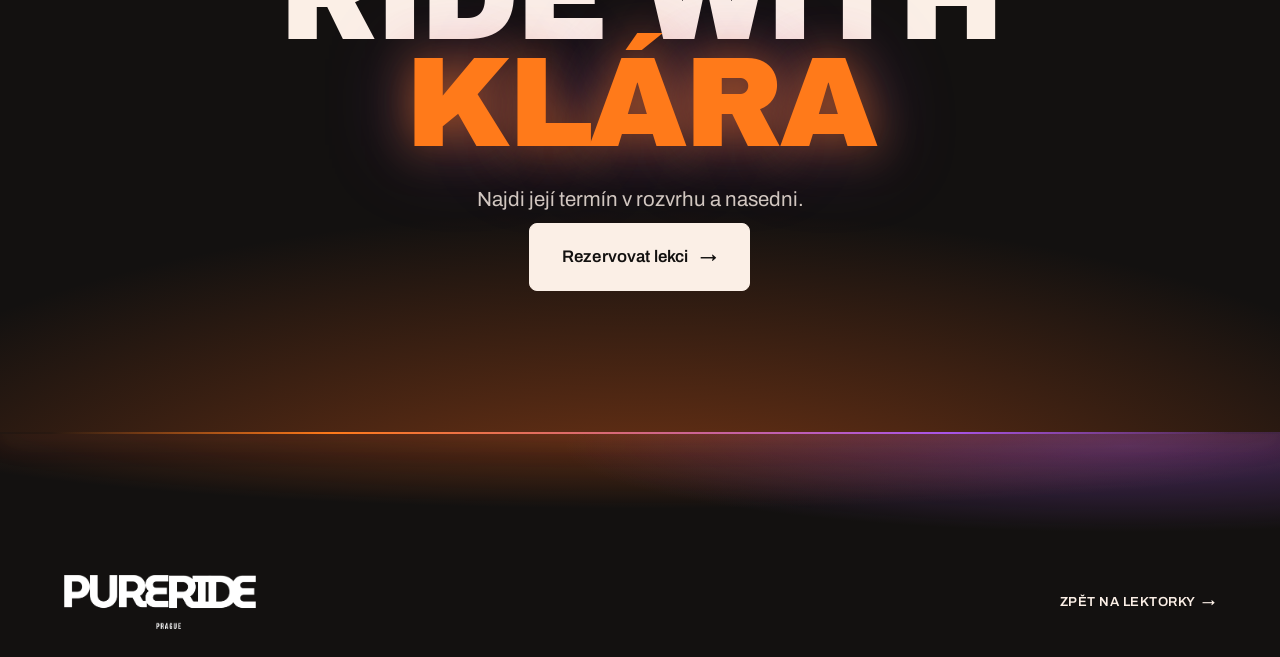
<file: lektorky/klara/index.html>
<!DOCTYPE html><html lang="cs"><head><meta charSet="utf-8"/><meta name="viewport" content="width=device-width, initial-scale=1"/><link rel="preload" as="image" href="/images/pureride-wordmark.png"/><link rel="preload" href="/images/pureride-logo.png" as="image"/><link rel="stylesheet" href="/_next/static/chunks/01-av6hs0hzl1.css" data-precedence="next"/><link rel="preload" as="script" fetchPriority="low" href="/_next/static/chunks/0ht900cau6_ur.js"/><script src="/_next/static/chunks/0dgq26a5_oy.a.js" async=""></script><script src="/_next/static/chunks/0n~dq4kpx9xxx.js" async=""></script><script src="/_next/static/chunks/0174xh3wfsjm1.js" async=""></script><script src="/_next/static/chunks/turbopack-01map0okh_ooy.js" async=""></script><script src="/_next/static/chunks/01xlw8hd842-c.js" async=""></script><script src="/_next/static/chunks/0d3shmwh5_nmn.js" async=""></script><script src="/_next/static/chunks/0ka051yepewro.js" async=""></script><script src="/_next/static/chunks/12yfizykn6y-t.js" async=""></script><link rel="preload" href="https://fonts.googleapis.com/css2?family=Archivo+Black&amp;family=Archivo:wght@400;500;600;700;800&amp;display=swap" as="style"/><link rel="preconnect" href="https://fonts.googleapis.com"/><link rel="preconnect" href="https://fonts.gstatic.com" crossorigin="anonymous"/><title>Klára — Lektorka · PURERIDE</title><meta name="description" content="Klára dělá z lekce zážitek. Postará se o světla, vlastní playlist a o to, abys ze sálu odcházela s úsměvem a vyplaveným adrenalinem."/><meta property="og:title" content="PURERIDE — Indoor cycling studio Praha"/><meta property="og:description" content="Indoor cycling se světly a beatem. První lekce za 229 Kč."/><meta property="og:locale" content="cs_CZ"/><meta property="og:type" content="website"/><meta name="twitter:card" content="summary"/><meta name="twitter:title" content="PURERIDE — Indoor cycling studio Praha"/><meta name="twitter:description" content="Indoor cycling se světly a beatem. První lekce za 229 Kč."/><link rel="icon" href="/icon.png?icon.0180jgzim8b.q.png" sizes="512x512" type="image/png"/><link rel="apple-touch-icon" href="/apple-icon.png?apple-icon.12gbpnwlw8fvx.png" sizes="180x180" type="image/png"/><link href="https://fonts.googleapis.com/css2?family=Archivo+Black&amp;family=Archivo:wght@400;500;600;700;800&amp;display=swap" rel="stylesheet"/><script src="/_next/static/chunks/03~yq9q893hmn.js" noModule=""></script></head><body><div hidden=""><!--$--><!--/$--></div><nav class="nav scrolled" id="nav"><a href="/#hero" class="wordmark" aria-label="PURERIDE"><img src="/images/pureride-wordmark.png" alt="PURERIDE" class="wordmark-img"/></a><div class="nav-links"><a href="/#o-nas" class="nav-link">O nás</a><a href="/#lektorky" class="nav-link">Lektorky</a><a href="/#cenik" class="nav-link">Ceník</a><a href="/#kontakt" class="nav-link">Kontakt</a></div><a class="btn nav-cta on-dark" href="#rezervace-todo">Rezervovat<!-- --> <span class="arrow">→</span></a><button class="nav-burger" aria-label="Menu" aria-expanded="false"><span></span><span></span><span></span></button></nav><header class="profile-hero"><div class="hero-bg-noise"></div><div class="wrap"><div class="profile-grid"><div><a class="back" href="/#lektorky"><svg width="18" height="18" viewBox="0 0 24 24" fill="none" stroke="currentColor" stroke-width="2"><path d="M19 12H5M11 18l-6-6 6-6"></path></svg> <!-- -->Zpět na lektorky</a><span class="eyebrow"><span class="dot"></span>Lektorka</span><h1 class="display profile-name">KLÁRA</h1><p class="profile-tag">světla &amp; atmosféra</p></div><div class="ph profile-portrait" data-label="FOTO — Klára (4:5)"></div></div></div></header><section class="section profile-bio"><div class="wrap"><span class="eyebrow on-dark reveal"><span class="dot"></span>Kdo to je</span><div class="bio-text reveal d1" style="margin-top:24px"><p>Klára dělá z lekce zážitek. Postará se o světla, vlastní playlist a o to, abys ze sálu odcházela s úsměvem a vyplaveným adrenalinem.</p><p>Tematické jízdy jsou její doména — od Swifties po techno do tmy.</p></div></div></section><section class="section book"><div class="wrap"><h2 class="display reveal">RIDE WITH<br/><span class="em">KLÁRA</span></h2><p class="lead reveal d1">Najdi její termín v rozvrhu a nasedni.</p><div class="reveal d2" style="margin-top:8px"><a class="btn lg on-dark magnetic" href="#rezervace-todo">Rezervovat lekci<!-- --> <span class="arrow">→</span></a></div></div></section><footer class="foot"><div class="wrap"><div class="foot-bottom" style="border-top:0"><img src="/images/pureride-logo.png" alt="PURERIDE Prague" class="foot-logo"/><a class="text-link" style="color:var(--paper)" href="/#lektorky">Zpět na lektorky<!-- --> <span class="arrow">→</span></a></div></div></footer><!--$--><!--/$--><script src="/_next/static/chunks/0ht900cau6_ur.js" id="_R_" async=""></script><script>(self.__next_f=self.__next_f||[]).push([0])</script><script>self.__next_f.push([1,"1:\"$Sreact.fragment\"\n2:I[39756,[\"/_next/static/chunks/01xlw8hd842-c.js\",\"/_next/static/chunks/0d3shmwh5_nmn.js\"],\"default\"]\n3:I[37457,[\"/_next/static/chunks/01xlw8hd842-c.js\",\"/_next/static/chunks/0d3shmwh5_nmn.js\"],\"default\"]\n4:I[22016,[\"/_next/static/chunks/01xlw8hd842-c.js\",\"/_next/static/chunks/0d3shmwh5_nmn.js\",\"/_next/static/chunks/0ka051yepewro.js\"],\"\"]\n6:I[97367,[\"/_next/static/chunks/01xlw8hd842-c.js\",\"/_next/static/chunks/0d3shmwh5_nmn.js\"],\"OutletBoundary\"]\n7:\"$Sreact.suspense\"\na:I[97367,[\"/_next/static/chunks/01xlw8hd842-c.js\",\"/_next/static/chunks/0d3shmwh5_nmn.js\"],\"ViewportBoundary\"]\nc:I[97367,[\"/_next/static/chunks/01xlw8hd842-c.js\",\"/_next/static/chunks/0d3shmwh5_nmn.js\"],\"MetadataBoundary\"]\ne:I[68027,[\"/_next/static/chunks/01xlw8hd842-c.js\",\"/_next/static/chunks/0d3shmwh5_nmn.js\"],\"default\",1]\n:HL[\"/_next/static/chunks/01-av6hs0hzl1.css\",\"style\"]\n:HL[\"https://fonts.googleapis.com/css2?family=Archivo+Black\u0026family=Archivo:wght@400;500;600;700;800\u0026display=swap\",\"style\"]\n"])</script><script>self.__next_f.push([1,"0:{\"P\":null,\"c\":[\"\",\"lektorky\",\"klara\",\"\"],\"q\":\"\",\"i\":false,\"f\":[[[\"\",{\"children\":[\"lektorky\",{\"children\":[[\"slug\",\"klara\",\"d\",null],{\"children\":[\"__PAGE__\",{}]}]}]},\"$undefined\",\"$undefined\",16],[[\"$\",\"$1\",\"c\",{\"children\":[[[\"$\",\"link\",\"0\",{\"rel\":\"stylesheet\",\"href\":\"/_next/static/chunks/01-av6hs0hzl1.css\",\"precedence\":\"next\",\"crossOrigin\":\"$undefined\",\"nonce\":\"$undefined\"}],[\"$\",\"script\",\"script-0\",{\"src\":\"/_next/static/chunks/01xlw8hd842-c.js\",\"async\":true,\"nonce\":\"$undefined\"}],[\"$\",\"script\",\"script-1\",{\"src\":\"/_next/static/chunks/0d3shmwh5_nmn.js\",\"async\":true,\"nonce\":\"$undefined\"}]],[\"$\",\"html\",null,{\"lang\":\"cs\",\"children\":[[\"$\",\"head\",null,{\"children\":[[\"$\",\"link\",null,{\"rel\":\"preconnect\",\"href\":\"https://fonts.googleapis.com\"}],[\"$\",\"link\",null,{\"rel\":\"preconnect\",\"href\":\"https://fonts.gstatic.com\",\"crossOrigin\":\"anonymous\"}],[\"$\",\"link\",null,{\"href\":\"https://fonts.googleapis.com/css2?family=Archivo+Black\u0026family=Archivo:wght@400;500;600;700;800\u0026display=swap\",\"rel\":\"stylesheet\"}]]}],[\"$\",\"body\",null,{\"children\":[\"$\",\"$L2\",null,{\"parallelRouterKey\":\"children\",\"error\":\"$undefined\",\"errorStyles\":\"$undefined\",\"errorScripts\":\"$undefined\",\"template\":[\"$\",\"$L3\",null,{}],\"templateStyles\":\"$undefined\",\"templateScripts\":\"$undefined\",\"notFound\":[[\"$\",\"section\",null,{\"className\":\"min-h-[60vh] flex items-center justify-center\",\"children\":[\"$\",\"div\",null,{\"className\":\"text-center\",\"children\":[[\"$\",\"p\",null,{\"className\":\"text-sm font-medium text-secondary uppercase tracking-widest mb-4\",\"children\":\"404\"}],[\"$\",\"h1\",null,{\"className\":\"font-display text-4xl font-bold mb-4\",\"children\":\"Stránka nenalezena\"}],[\"$\",\"p\",null,{\"className\":\"text-secondary mb-8\",\"children\":\"Tato stránka neexistuje nebo byla přesunuta.\"}],[\"$\",\"$L4\",null,{\"href\":\"/\",\"className\":\"inline-flex items-center px-6 py-3 bg-primary text-white hover:bg-primary/90 transition-colors\",\"children\":\"Zpět na úvodní stránku\"}]]}]}],[]],\"forbidden\":\"$undefined\",\"unauthorized\":\"$undefined\"}]}]]}]]}],{\"children\":[[\"$\",\"$1\",\"c\",{\"children\":[null,[\"$\",\"$L2\",null,{\"parallelRouterKey\":\"children\",\"error\":\"$undefined\",\"errorStyles\":\"$undefined\",\"errorScripts\":\"$undefined\",\"template\":[\"$\",\"$L3\",null,{}],\"templateStyles\":\"$undefined\",\"templateScripts\":\"$undefined\",\"notFound\":\"$undefined\",\"forbidden\":\"$undefined\",\"unauthorized\":\"$undefined\"}]]}],{\"children\":[[\"$\",\"$1\",\"c\",{\"children\":[null,[\"$\",\"$L2\",null,{\"parallelRouterKey\":\"children\",\"error\":\"$undefined\",\"errorStyles\":\"$undefined\",\"errorScripts\":\"$undefined\",\"template\":[\"$\",\"$L3\",null,{}],\"templateStyles\":\"$undefined\",\"templateScripts\":\"$undefined\",\"notFound\":\"$undefined\",\"forbidden\":\"$undefined\",\"unauthorized\":\"$undefined\"}]]}],{\"children\":[[\"$\",\"$1\",\"c\",{\"children\":[\"$L5\",[[\"$\",\"script\",\"script-0\",{\"src\":\"/_next/static/chunks/12yfizykn6y-t.js\",\"async\":true,\"nonce\":\"$undefined\"}]],[\"$\",\"$L6\",null,{\"children\":[\"$\",\"$7\",null,{\"name\":\"Next.MetadataOutlet\",\"children\":\"$@8\"}]}]]}],{},null,false,null]},null,false,\"$@9\"]},null,false,\"$@9\"]},null,false,null],[\"$\",\"$1\",\"h\",{\"children\":[null,[\"$\",\"$La\",null,{\"children\":\"$Lb\"}],[\"$\",\"div\",null,{\"hidden\":true,\"children\":[\"$\",\"$Lc\",null,{\"children\":[\"$\",\"$7\",null,{\"name\":\"Next.Metadata\",\"children\":\"$Ld\"}]}]}],null]}],false]],\"m\":\"$undefined\",\"G\":[\"$e\",[[\"$\",\"link\",\"0\",{\"rel\":\"stylesheet\",\"href\":\"/_next/static/chunks/01-av6hs0hzl1.css\",\"precedence\":\"next\",\"crossOrigin\":\"$undefined\",\"nonce\":\"$undefined\"}]]],\"S\":true,\"h\":null,\"s\":\"$undefined\",\"l\":\"$undefined\",\"p\":\"$undefined\",\"d\":\"$undefined\",\"b\":\"xQpi6Js9udCtVwGgG-T2a\"}\n"])</script><script>self.__next_f.push([1,"f:[]\n9:\"$Wf\"\n"])</script><script>self.__next_f.push([1,"10:I[84834,[\"/_next/static/chunks/01xlw8hd842-c.js\",\"/_next/static/chunks/0d3shmwh5_nmn.js\",\"/_next/static/chunks/12yfizykn6y-t.js\"],\"default\"]\n11:I[97866,[\"/_next/static/chunks/01xlw8hd842-c.js\",\"/_next/static/chunks/0d3shmwh5_nmn.js\",\"/_next/static/chunks/12yfizykn6y-t.js\"],\"default\"]\n:HL[\"/images/pureride-logo.png\",\"image\"]\n"])</script><script>self.__next_f.push([1,"5:[[\"$\",\"$L10\",null,{\"base\":\"/\",\"forceScrolled\":true}],[\"$\",\"header\",null,{\"className\":\"profile-hero\",\"children\":[[\"$\",\"div\",null,{\"className\":\"hero-bg-noise\"}],[\"$\",\"div\",null,{\"className\":\"wrap\",\"children\":[\"$\",\"div\",null,{\"className\":\"profile-grid\",\"children\":[[\"$\",\"div\",null,{\"children\":[[\"$\",\"a\",null,{\"className\":\"back\",\"href\":\"/#lektorky\",\"children\":[[\"$\",\"svg\",null,{\"width\":\"18\",\"height\":\"18\",\"viewBox\":\"0 0 24 24\",\"fill\":\"none\",\"stroke\":\"currentColor\",\"strokeWidth\":\"2\",\"children\":[\"$\",\"path\",null,{\"d\":\"M19 12H5M11 18l-6-6 6-6\"}]}],\" \",\"Zpět na lektorky\"]}],[\"$\",\"span\",null,{\"className\":\"eyebrow\",\"children\":[[\"$\",\"span\",null,{\"className\":\"dot\"}],\"Lektorka\"]}],[\"$\",\"h1\",null,{\"className\":\"display profile-name\",\"children\":\"KLÁRA\"}],[\"$\",\"p\",null,{\"className\":\"profile-tag\",\"children\":\"světla \u0026 atmosféra\"}]]}],[\"$\",\"div\",null,{\"className\":\"ph profile-portrait\",\"data-label\":\"FOTO — Klára (4:5)\"}]]}]}]]}],[\"$\",\"section\",null,{\"className\":\"section profile-bio\",\"children\":[\"$\",\"div\",null,{\"className\":\"wrap\",\"children\":[[\"$\",\"span\",null,{\"className\":\"eyebrow on-dark reveal\",\"children\":[[\"$\",\"span\",null,{\"className\":\"dot\"}],\"Kdo to je\"]}],[\"$\",\"div\",null,{\"className\":\"bio-text reveal d1\",\"style\":{\"marginTop\":24},\"children\":[[\"$\",\"p\",\"0\",{\"children\":\"Klára dělá z lekce zážitek. Postará se o světla, vlastní playlist a o to, abys ze sálu odcházela s úsměvem a vyplaveným adrenalinem.\"}],[\"$\",\"p\",\"1\",{\"children\":\"Tematické jízdy jsou její doména — od Swifties po techno do tmy.\"}]]}]]}]}],[\"$\",\"section\",null,{\"className\":\"section book\",\"children\":[\"$\",\"div\",null,{\"className\":\"wrap\",\"children\":[[\"$\",\"h2\",null,{\"className\":\"display reveal\",\"children\":[\"RIDE WITH\",[\"$\",\"br\",null,{}],[\"$\",\"span\",null,{\"className\":\"em\",\"children\":\"KLÁRA\"}]]}],[\"$\",\"p\",null,{\"className\":\"lead reveal d1\",\"children\":\"Najdi její termín v rozvrhu a nasedni.\"}],[\"$\",\"div\",null,{\"className\":\"reveal d2\",\"style\":{\"marginTop\":8},\"children\":[\"$\",\"a\",null,{\"className\":\"btn lg on-dark magnetic\",\"href\":\"#rezervace-todo\",\"children\":[\"Rezervovat lekci\",\" \",[\"$\",\"span\",null,{\"className\":\"arrow\",\"children\":\"→\"}]]}]}]]}]}],[\"$\",\"footer\",null,{\"className\":\"foot\",\"children\":[\"$\",\"div\",null,{\"className\":\"wrap\",\"children\":[\"$\",\"div\",null,{\"className\":\"foot-bottom\",\"style\":{\"borderTop\":0},\"children\":[[\"$\",\"img\",null,{\"src\":\"/images/pureride-logo.png\",\"alt\":\"PURERIDE Prague\",\"className\":\"foot-logo\"}],[\"$\",\"a\",null,{\"className\":\"text-link\",\"style\":{\"color\":\"var(--paper)\"},\"href\":\"/#lektorky\",\"children\":[\"Zpět na lektorky\",\" \",[\"$\",\"span\",null,{\"className\":\"arrow\",\"children\":\"→\"}]]}]]}]}]}],[\"$\",\"$L11\",null,{}]]\n"])</script><script>self.__next_f.push([1,"b:[[\"$\",\"meta\",\"0\",{\"charSet\":\"utf-8\"}],[\"$\",\"meta\",\"1\",{\"name\":\"viewport\",\"content\":\"width=device-width, initial-scale=1\"}]]\n"])</script><script>self.__next_f.push([1,"12:I[27201,[\"/_next/static/chunks/01xlw8hd842-c.js\",\"/_next/static/chunks/0d3shmwh5_nmn.js\"],\"IconMark\"]\n8:null\nd:[[\"$\",\"title\",\"0\",{\"children\":\"Klára — Lektorka · PURERIDE\"}],[\"$\",\"meta\",\"1\",{\"name\":\"description\",\"content\":\"Klára dělá z lekce zážitek. Postará se o světla, vlastní playlist a o to, abys ze sálu odcházela s úsměvem a vyplaveným adrenalinem.\"}],[\"$\",\"meta\",\"2\",{\"property\":\"og:title\",\"content\":\"PURERIDE — Indoor cycling studio Praha\"}],[\"$\",\"meta\",\"3\",{\"property\":\"og:description\",\"content\":\"Indoor cycling se světly a beatem. První lekce za 229 Kč.\"}],[\"$\",\"meta\",\"4\",{\"property\":\"og:locale\",\"content\":\"cs_CZ\"}],[\"$\",\"meta\",\"5\",{\"property\":\"og:type\",\"content\":\"website\"}],[\"$\",\"meta\",\"6\",{\"name\":\"twitter:card\",\"content\":\"summary\"}],[\"$\",\"meta\",\"7\",{\"name\":\"twitter:title\",\"content\":\"PURERIDE — Indoor cycling studio Praha\"}],[\"$\",\"meta\",\"8\",{\"name\":\"twitter:description\",\"content\":\"Indoor cycling se světly a beatem. První lekce za 229 Kč.\"}],[\"$\",\"link\",\"9\",{\"rel\":\"icon\",\"href\":\"/icon.png?icon.0180jgzim8b.q.png\",\"sizes\":\"512x512\",\"type\":\"image/png\"}],[\"$\",\"link\",\"10\",{\"rel\":\"apple-touch-icon\",\"href\":\"/apple-icon.png?apple-icon.12gbpnwlw8fvx.png\",\"sizes\":\"180x180\",\"type\":\"image/png\"}],[\"$\",\"$L12\",\"11\",{}]]\n"])</script></body></html>
</file>
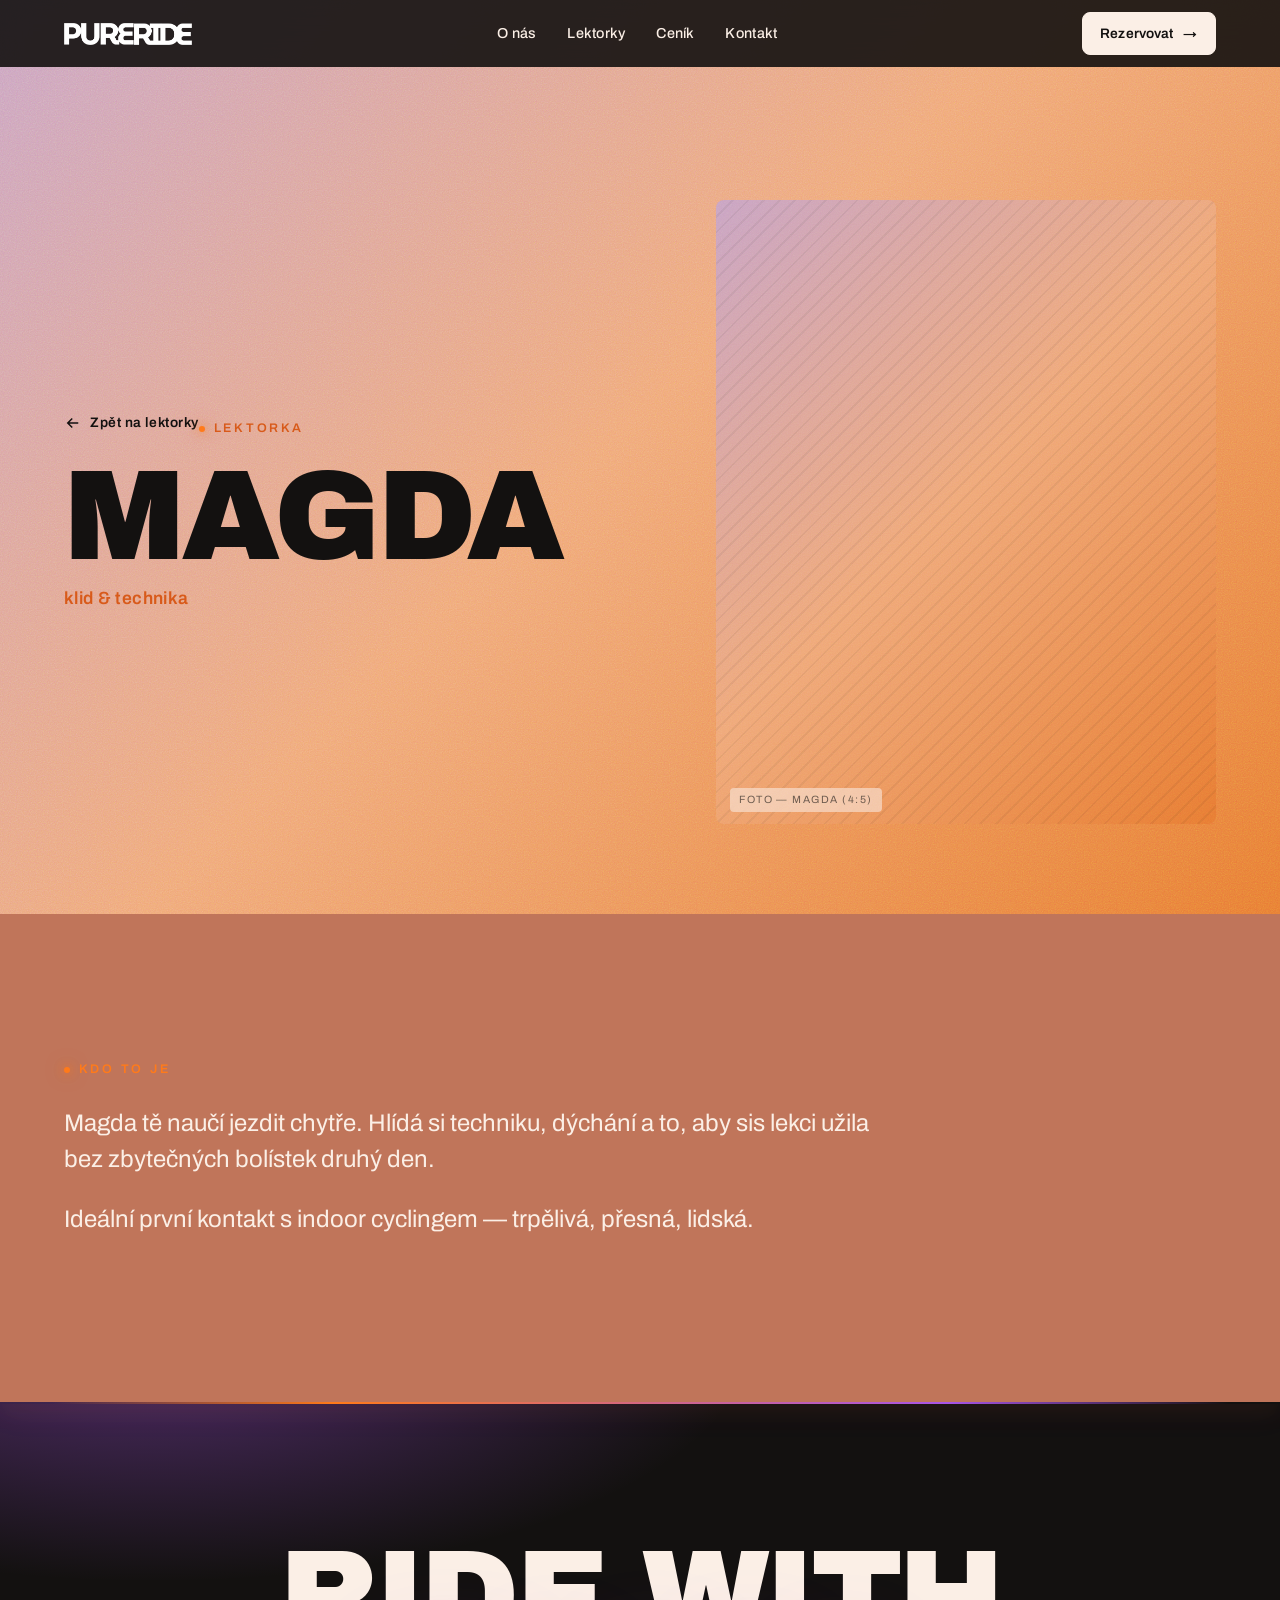
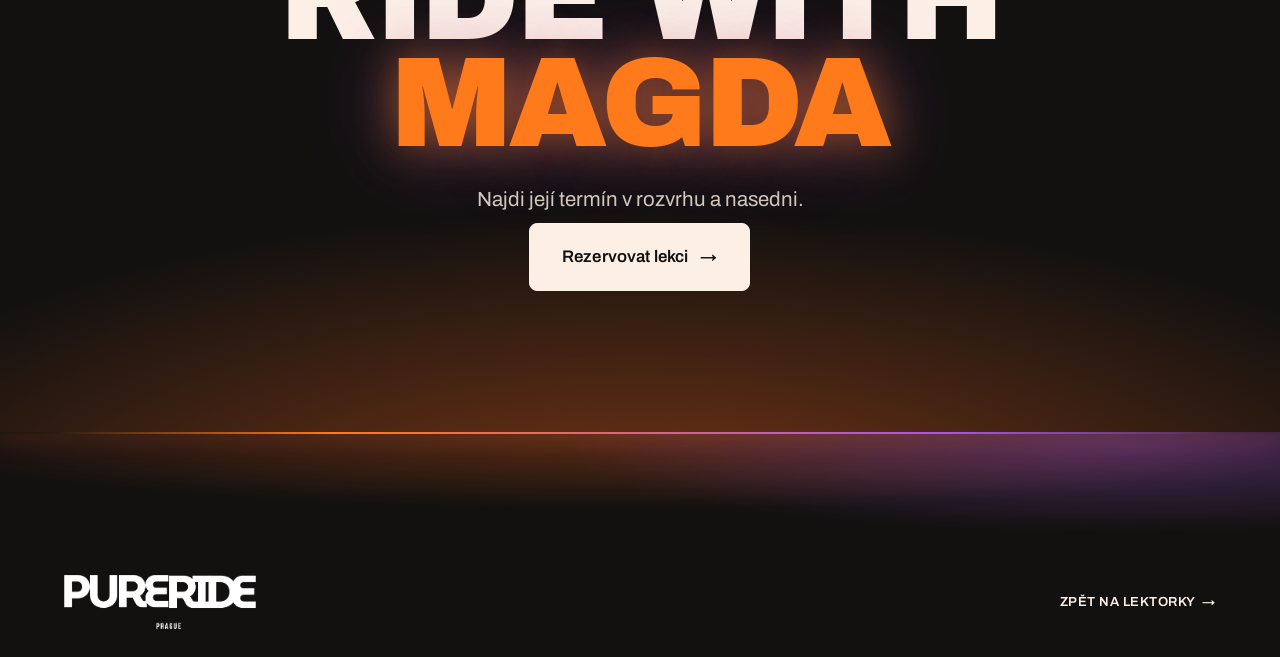
<file: lektorky/magda/index.html>
<!DOCTYPE html><html lang="cs"><head><meta charSet="utf-8"/><meta name="viewport" content="width=device-width, initial-scale=1"/><link rel="preload" as="image" href="/images/pureride-wordmark.png"/><link rel="preload" href="/images/pureride-logo.png" as="image"/><link rel="stylesheet" href="/_next/static/chunks/01-av6hs0hzl1.css" data-precedence="next"/><link rel="preload" as="script" fetchPriority="low" href="/_next/static/chunks/0ht900cau6_ur.js"/><script src="/_next/static/chunks/0dgq26a5_oy.a.js" async=""></script><script src="/_next/static/chunks/0n~dq4kpx9xxx.js" async=""></script><script src="/_next/static/chunks/0174xh3wfsjm1.js" async=""></script><script src="/_next/static/chunks/turbopack-01map0okh_ooy.js" async=""></script><script src="/_next/static/chunks/01xlw8hd842-c.js" async=""></script><script src="/_next/static/chunks/0d3shmwh5_nmn.js" async=""></script><script src="/_next/static/chunks/0ka051yepewro.js" async=""></script><script src="/_next/static/chunks/12yfizykn6y-t.js" async=""></script><link rel="preload" href="https://fonts.googleapis.com/css2?family=Archivo+Black&amp;family=Archivo:wght@400;500;600;700;800&amp;display=swap" as="style"/><link rel="preconnect" href="https://fonts.googleapis.com"/><link rel="preconnect" href="https://fonts.gstatic.com" crossorigin="anonymous"/><title>Magda — Lektorka · PURERIDE</title><meta name="description" content="Magda tě naučí jezdit chytře. Hlídá si techniku, dýchání a to, aby sis lekci užila bez zbytečných bolístek druhý den."/><meta property="og:title" content="PURERIDE — Indoor cycling studio Praha"/><meta property="og:description" content="Indoor cycling se světly a beatem. První lekce za 229 Kč."/><meta property="og:locale" content="cs_CZ"/><meta property="og:type" content="website"/><meta name="twitter:card" content="summary"/><meta name="twitter:title" content="PURERIDE — Indoor cycling studio Praha"/><meta name="twitter:description" content="Indoor cycling se světly a beatem. První lekce za 229 Kč."/><link rel="icon" href="/icon.png?icon.0180jgzim8b.q.png" sizes="512x512" type="image/png"/><link rel="apple-touch-icon" href="/apple-icon.png?apple-icon.12gbpnwlw8fvx.png" sizes="180x180" type="image/png"/><link href="https://fonts.googleapis.com/css2?family=Archivo+Black&amp;family=Archivo:wght@400;500;600;700;800&amp;display=swap" rel="stylesheet"/><script src="/_next/static/chunks/03~yq9q893hmn.js" noModule=""></script></head><body><div hidden=""><!--$--><!--/$--></div><nav class="nav scrolled" id="nav"><a href="/#hero" class="wordmark" aria-label="PURERIDE"><img src="/images/pureride-wordmark.png" alt="PURERIDE" class="wordmark-img"/></a><div class="nav-links"><a href="/#o-nas" class="nav-link">O nás</a><a href="/#lektorky" class="nav-link">Lektorky</a><a href="/#cenik" class="nav-link">Ceník</a><a href="/#kontakt" class="nav-link">Kontakt</a></div><a class="btn nav-cta on-dark" href="#rezervace-todo">Rezervovat<!-- --> <span class="arrow">→</span></a><button class="nav-burger" aria-label="Menu" aria-expanded="false"><span></span><span></span><span></span></button></nav><header class="profile-hero"><div class="hero-bg-noise"></div><div class="wrap"><div class="profile-grid"><div><a class="back" href="/#lektorky"><svg width="18" height="18" viewBox="0 0 24 24" fill="none" stroke="currentColor" stroke-width="2"><path d="M19 12H5M11 18l-6-6 6-6"></path></svg> <!-- -->Zpět na lektorky</a><span class="eyebrow"><span class="dot"></span>Lektorka</span><h1 class="display profile-name">MAGDA</h1><p class="profile-tag">klid &amp; technika</p></div><div class="ph profile-portrait" data-label="FOTO — Magda (4:5)"></div></div></div></header><section class="section profile-bio"><div class="wrap"><span class="eyebrow on-dark reveal"><span class="dot"></span>Kdo to je</span><div class="bio-text reveal d1" style="margin-top:24px"><p>Magda tě naučí jezdit chytře. Hlídá si techniku, dýchání a to, aby sis lekci užila bez zbytečných bolístek druhý den.</p><p>Ideální první kontakt s indoor cyclingem — trpělivá, přesná, lidská.</p></div></div></section><section class="section book"><div class="wrap"><h2 class="display reveal">RIDE WITH<br/><span class="em">MAGDA</span></h2><p class="lead reveal d1">Najdi její termín v rozvrhu a nasedni.</p><div class="reveal d2" style="margin-top:8px"><a class="btn lg on-dark magnetic" href="#rezervace-todo">Rezervovat lekci<!-- --> <span class="arrow">→</span></a></div></div></section><footer class="foot"><div class="wrap"><div class="foot-bottom" style="border-top:0"><img src="/images/pureride-logo.png" alt="PURERIDE Prague" class="foot-logo"/><a class="text-link" style="color:var(--paper)" href="/#lektorky">Zpět na lektorky<!-- --> <span class="arrow">→</span></a></div></div></footer><!--$--><!--/$--><script src="/_next/static/chunks/0ht900cau6_ur.js" id="_R_" async=""></script><script>(self.__next_f=self.__next_f||[]).push([0])</script><script>self.__next_f.push([1,"1:\"$Sreact.fragment\"\n2:I[39756,[\"/_next/static/chunks/01xlw8hd842-c.js\",\"/_next/static/chunks/0d3shmwh5_nmn.js\"],\"default\"]\n3:I[37457,[\"/_next/static/chunks/01xlw8hd842-c.js\",\"/_next/static/chunks/0d3shmwh5_nmn.js\"],\"default\"]\n4:I[22016,[\"/_next/static/chunks/01xlw8hd842-c.js\",\"/_next/static/chunks/0d3shmwh5_nmn.js\",\"/_next/static/chunks/0ka051yepewro.js\"],\"\"]\n6:I[97367,[\"/_next/static/chunks/01xlw8hd842-c.js\",\"/_next/static/chunks/0d3shmwh5_nmn.js\"],\"OutletBoundary\"]\n7:\"$Sreact.suspense\"\na:I[97367,[\"/_next/static/chunks/01xlw8hd842-c.js\",\"/_next/static/chunks/0d3shmwh5_nmn.js\"],\"ViewportBoundary\"]\nc:I[97367,[\"/_next/static/chunks/01xlw8hd842-c.js\",\"/_next/static/chunks/0d3shmwh5_nmn.js\"],\"MetadataBoundary\"]\ne:I[68027,[\"/_next/static/chunks/01xlw8hd842-c.js\",\"/_next/static/chunks/0d3shmwh5_nmn.js\"],\"default\",1]\n:HL[\"/_next/static/chunks/01-av6hs0hzl1.css\",\"style\"]\n:HL[\"https://fonts.googleapis.com/css2?family=Archivo+Black\u0026family=Archivo:wght@400;500;600;700;800\u0026display=swap\",\"style\"]\n"])</script><script>self.__next_f.push([1,"0:{\"P\":null,\"c\":[\"\",\"lektorky\",\"magda\",\"\"],\"q\":\"\",\"i\":false,\"f\":[[[\"\",{\"children\":[\"lektorky\",{\"children\":[[\"slug\",\"magda\",\"d\",null],{\"children\":[\"__PAGE__\",{}]}]}]},\"$undefined\",\"$undefined\",16],[[\"$\",\"$1\",\"c\",{\"children\":[[[\"$\",\"link\",\"0\",{\"rel\":\"stylesheet\",\"href\":\"/_next/static/chunks/01-av6hs0hzl1.css\",\"precedence\":\"next\",\"crossOrigin\":\"$undefined\",\"nonce\":\"$undefined\"}],[\"$\",\"script\",\"script-0\",{\"src\":\"/_next/static/chunks/01xlw8hd842-c.js\",\"async\":true,\"nonce\":\"$undefined\"}],[\"$\",\"script\",\"script-1\",{\"src\":\"/_next/static/chunks/0d3shmwh5_nmn.js\",\"async\":true,\"nonce\":\"$undefined\"}]],[\"$\",\"html\",null,{\"lang\":\"cs\",\"children\":[[\"$\",\"head\",null,{\"children\":[[\"$\",\"link\",null,{\"rel\":\"preconnect\",\"href\":\"https://fonts.googleapis.com\"}],[\"$\",\"link\",null,{\"rel\":\"preconnect\",\"href\":\"https://fonts.gstatic.com\",\"crossOrigin\":\"anonymous\"}],[\"$\",\"link\",null,{\"href\":\"https://fonts.googleapis.com/css2?family=Archivo+Black\u0026family=Archivo:wght@400;500;600;700;800\u0026display=swap\",\"rel\":\"stylesheet\"}]]}],[\"$\",\"body\",null,{\"children\":[\"$\",\"$L2\",null,{\"parallelRouterKey\":\"children\",\"error\":\"$undefined\",\"errorStyles\":\"$undefined\",\"errorScripts\":\"$undefined\",\"template\":[\"$\",\"$L3\",null,{}],\"templateStyles\":\"$undefined\",\"templateScripts\":\"$undefined\",\"notFound\":[[\"$\",\"section\",null,{\"className\":\"min-h-[60vh] flex items-center justify-center\",\"children\":[\"$\",\"div\",null,{\"className\":\"text-center\",\"children\":[[\"$\",\"p\",null,{\"className\":\"text-sm font-medium text-secondary uppercase tracking-widest mb-4\",\"children\":\"404\"}],[\"$\",\"h1\",null,{\"className\":\"font-display text-4xl font-bold mb-4\",\"children\":\"Stránka nenalezena\"}],[\"$\",\"p\",null,{\"className\":\"text-secondary mb-8\",\"children\":\"Tato stránka neexistuje nebo byla přesunuta.\"}],[\"$\",\"$L4\",null,{\"href\":\"/\",\"className\":\"inline-flex items-center px-6 py-3 bg-primary text-white hover:bg-primary/90 transition-colors\",\"children\":\"Zpět na úvodní stránku\"}]]}]}],[]],\"forbidden\":\"$undefined\",\"unauthorized\":\"$undefined\"}]}]]}]]}],{\"children\":[[\"$\",\"$1\",\"c\",{\"children\":[null,[\"$\",\"$L2\",null,{\"parallelRouterKey\":\"children\",\"error\":\"$undefined\",\"errorStyles\":\"$undefined\",\"errorScripts\":\"$undefined\",\"template\":[\"$\",\"$L3\",null,{}],\"templateStyles\":\"$undefined\",\"templateScripts\":\"$undefined\",\"notFound\":\"$undefined\",\"forbidden\":\"$undefined\",\"unauthorized\":\"$undefined\"}]]}],{\"children\":[[\"$\",\"$1\",\"c\",{\"children\":[null,[\"$\",\"$L2\",null,{\"parallelRouterKey\":\"children\",\"error\":\"$undefined\",\"errorStyles\":\"$undefined\",\"errorScripts\":\"$undefined\",\"template\":[\"$\",\"$L3\",null,{}],\"templateStyles\":\"$undefined\",\"templateScripts\":\"$undefined\",\"notFound\":\"$undefined\",\"forbidden\":\"$undefined\",\"unauthorized\":\"$undefined\"}]]}],{\"children\":[[\"$\",\"$1\",\"c\",{\"children\":[\"$L5\",[[\"$\",\"script\",\"script-0\",{\"src\":\"/_next/static/chunks/12yfizykn6y-t.js\",\"async\":true,\"nonce\":\"$undefined\"}]],[\"$\",\"$L6\",null,{\"children\":[\"$\",\"$7\",null,{\"name\":\"Next.MetadataOutlet\",\"children\":\"$@8\"}]}]]}],{},null,false,null]},null,false,\"$@9\"]},null,false,\"$@9\"]},null,false,null],[\"$\",\"$1\",\"h\",{\"children\":[null,[\"$\",\"$La\",null,{\"children\":\"$Lb\"}],[\"$\",\"div\",null,{\"hidden\":true,\"children\":[\"$\",\"$Lc\",null,{\"children\":[\"$\",\"$7\",null,{\"name\":\"Next.Metadata\",\"children\":\"$Ld\"}]}]}],null]}],false]],\"m\":\"$undefined\",\"G\":[\"$e\",[[\"$\",\"link\",\"0\",{\"rel\":\"stylesheet\",\"href\":\"/_next/static/chunks/01-av6hs0hzl1.css\",\"precedence\":\"next\",\"crossOrigin\":\"$undefined\",\"nonce\":\"$undefined\"}]]],\"S\":true,\"h\":null,\"s\":\"$undefined\",\"l\":\"$undefined\",\"p\":\"$undefined\",\"d\":\"$undefined\",\"b\":\"xQpi6Js9udCtVwGgG-T2a\"}\n"])</script><script>self.__next_f.push([1,"f:[]\n9:\"$Wf\"\n"])</script><script>self.__next_f.push([1,"10:I[84834,[\"/_next/static/chunks/01xlw8hd842-c.js\",\"/_next/static/chunks/0d3shmwh5_nmn.js\",\"/_next/static/chunks/12yfizykn6y-t.js\"],\"default\"]\n11:I[97866,[\"/_next/static/chunks/01xlw8hd842-c.js\",\"/_next/static/chunks/0d3shmwh5_nmn.js\",\"/_next/static/chunks/12yfizykn6y-t.js\"],\"default\"]\n:HL[\"/images/pureride-logo.png\",\"image\"]\n"])</script><script>self.__next_f.push([1,"5:[[\"$\",\"$L10\",null,{\"base\":\"/\",\"forceScrolled\":true}],[\"$\",\"header\",null,{\"className\":\"profile-hero\",\"children\":[[\"$\",\"div\",null,{\"className\":\"hero-bg-noise\"}],[\"$\",\"div\",null,{\"className\":\"wrap\",\"children\":[\"$\",\"div\",null,{\"className\":\"profile-grid\",\"children\":[[\"$\",\"div\",null,{\"children\":[[\"$\",\"a\",null,{\"className\":\"back\",\"href\":\"/#lektorky\",\"children\":[[\"$\",\"svg\",null,{\"width\":\"18\",\"height\":\"18\",\"viewBox\":\"0 0 24 24\",\"fill\":\"none\",\"stroke\":\"currentColor\",\"strokeWidth\":\"2\",\"children\":[\"$\",\"path\",null,{\"d\":\"M19 12H5M11 18l-6-6 6-6\"}]}],\" \",\"Zpět na lektorky\"]}],[\"$\",\"span\",null,{\"className\":\"eyebrow\",\"children\":[[\"$\",\"span\",null,{\"className\":\"dot\"}],\"Lektorka\"]}],[\"$\",\"h1\",null,{\"className\":\"display profile-name\",\"children\":\"MAGDA\"}],[\"$\",\"p\",null,{\"className\":\"profile-tag\",\"children\":\"klid \u0026 technika\"}]]}],[\"$\",\"div\",null,{\"className\":\"ph profile-portrait\",\"data-label\":\"FOTO — Magda (4:5)\"}]]}]}]]}],[\"$\",\"section\",null,{\"className\":\"section profile-bio\",\"children\":[\"$\",\"div\",null,{\"className\":\"wrap\",\"children\":[[\"$\",\"span\",null,{\"className\":\"eyebrow on-dark reveal\",\"children\":[[\"$\",\"span\",null,{\"className\":\"dot\"}],\"Kdo to je\"]}],[\"$\",\"div\",null,{\"className\":\"bio-text reveal d1\",\"style\":{\"marginTop\":24},\"children\":[[\"$\",\"p\",\"0\",{\"children\":\"Magda tě naučí jezdit chytře. Hlídá si techniku, dýchání a to, aby sis lekci užila bez zbytečných bolístek druhý den.\"}],[\"$\",\"p\",\"1\",{\"children\":\"Ideální první kontakt s indoor cyclingem — trpělivá, přesná, lidská.\"}]]}]]}]}],[\"$\",\"section\",null,{\"className\":\"section book\",\"children\":[\"$\",\"div\",null,{\"className\":\"wrap\",\"children\":[[\"$\",\"h2\",null,{\"className\":\"display reveal\",\"children\":[\"RIDE WITH\",[\"$\",\"br\",null,{}],[\"$\",\"span\",null,{\"className\":\"em\",\"children\":\"MAGDA\"}]]}],[\"$\",\"p\",null,{\"className\":\"lead reveal d1\",\"children\":\"Najdi její termín v rozvrhu a nasedni.\"}],[\"$\",\"div\",null,{\"className\":\"reveal d2\",\"style\":{\"marginTop\":8},\"children\":[\"$\",\"a\",null,{\"className\":\"btn lg on-dark magnetic\",\"href\":\"#rezervace-todo\",\"children\":[\"Rezervovat lekci\",\" \",[\"$\",\"span\",null,{\"className\":\"arrow\",\"children\":\"→\"}]]}]}]]}]}],[\"$\",\"footer\",null,{\"className\":\"foot\",\"children\":[\"$\",\"div\",null,{\"className\":\"wrap\",\"children\":[\"$\",\"div\",null,{\"className\":\"foot-bottom\",\"style\":{\"borderTop\":0},\"children\":[[\"$\",\"img\",null,{\"src\":\"/images/pureride-logo.png\",\"alt\":\"PURERIDE Prague\",\"className\":\"foot-logo\"}],[\"$\",\"a\",null,{\"className\":\"text-link\",\"style\":{\"color\":\"var(--paper)\"},\"href\":\"/#lektorky\",\"children\":[\"Zpět na lektorky\",\" \",[\"$\",\"span\",null,{\"className\":\"arrow\",\"children\":\"→\"}]]}]]}]}]}],[\"$\",\"$L11\",null,{}]]\n"])</script><script>self.__next_f.push([1,"b:[[\"$\",\"meta\",\"0\",{\"charSet\":\"utf-8\"}],[\"$\",\"meta\",\"1\",{\"name\":\"viewport\",\"content\":\"width=device-width, initial-scale=1\"}]]\n"])</script><script>self.__next_f.push([1,"12:I[27201,[\"/_next/static/chunks/01xlw8hd842-c.js\",\"/_next/static/chunks/0d3shmwh5_nmn.js\"],\"IconMark\"]\n8:null\nd:[[\"$\",\"title\",\"0\",{\"children\":\"Magda — Lektorka · PURERIDE\"}],[\"$\",\"meta\",\"1\",{\"name\":\"description\",\"content\":\"Magda tě naučí jezdit chytře. Hlídá si techniku, dýchání a to, aby sis lekci užila bez zbytečných bolístek druhý den.\"}],[\"$\",\"meta\",\"2\",{\"property\":\"og:title\",\"content\":\"PURERIDE — Indoor cycling studio Praha\"}],[\"$\",\"meta\",\"3\",{\"property\":\"og:description\",\"content\":\"Indoor cycling se světly a beatem. První lekce za 229 Kč.\"}],[\"$\",\"meta\",\"4\",{\"property\":\"og:locale\",\"content\":\"cs_CZ\"}],[\"$\",\"meta\",\"5\",{\"property\":\"og:type\",\"content\":\"website\"}],[\"$\",\"meta\",\"6\",{\"name\":\"twitter:card\",\"content\":\"summary\"}],[\"$\",\"meta\",\"7\",{\"name\":\"twitter:title\",\"content\":\"PURERIDE — Indoor cycling studio Praha\"}],[\"$\",\"meta\",\"8\",{\"name\":\"twitter:description\",\"content\":\"Indoor cycling se světly a beatem. První lekce za 229 Kč.\"}],[\"$\",\"link\",\"9\",{\"rel\":\"icon\",\"href\":\"/icon.png?icon.0180jgzim8b.q.png\",\"sizes\":\"512x512\",\"type\":\"image/png\"}],[\"$\",\"link\",\"10\",{\"rel\":\"apple-touch-icon\",\"href\":\"/apple-icon.png?apple-icon.12gbpnwlw8fvx.png\",\"sizes\":\"180x180\",\"type\":\"image/png\"}],[\"$\",\"$L12\",\"11\",{}]]\n"])</script></body></html>
</file>
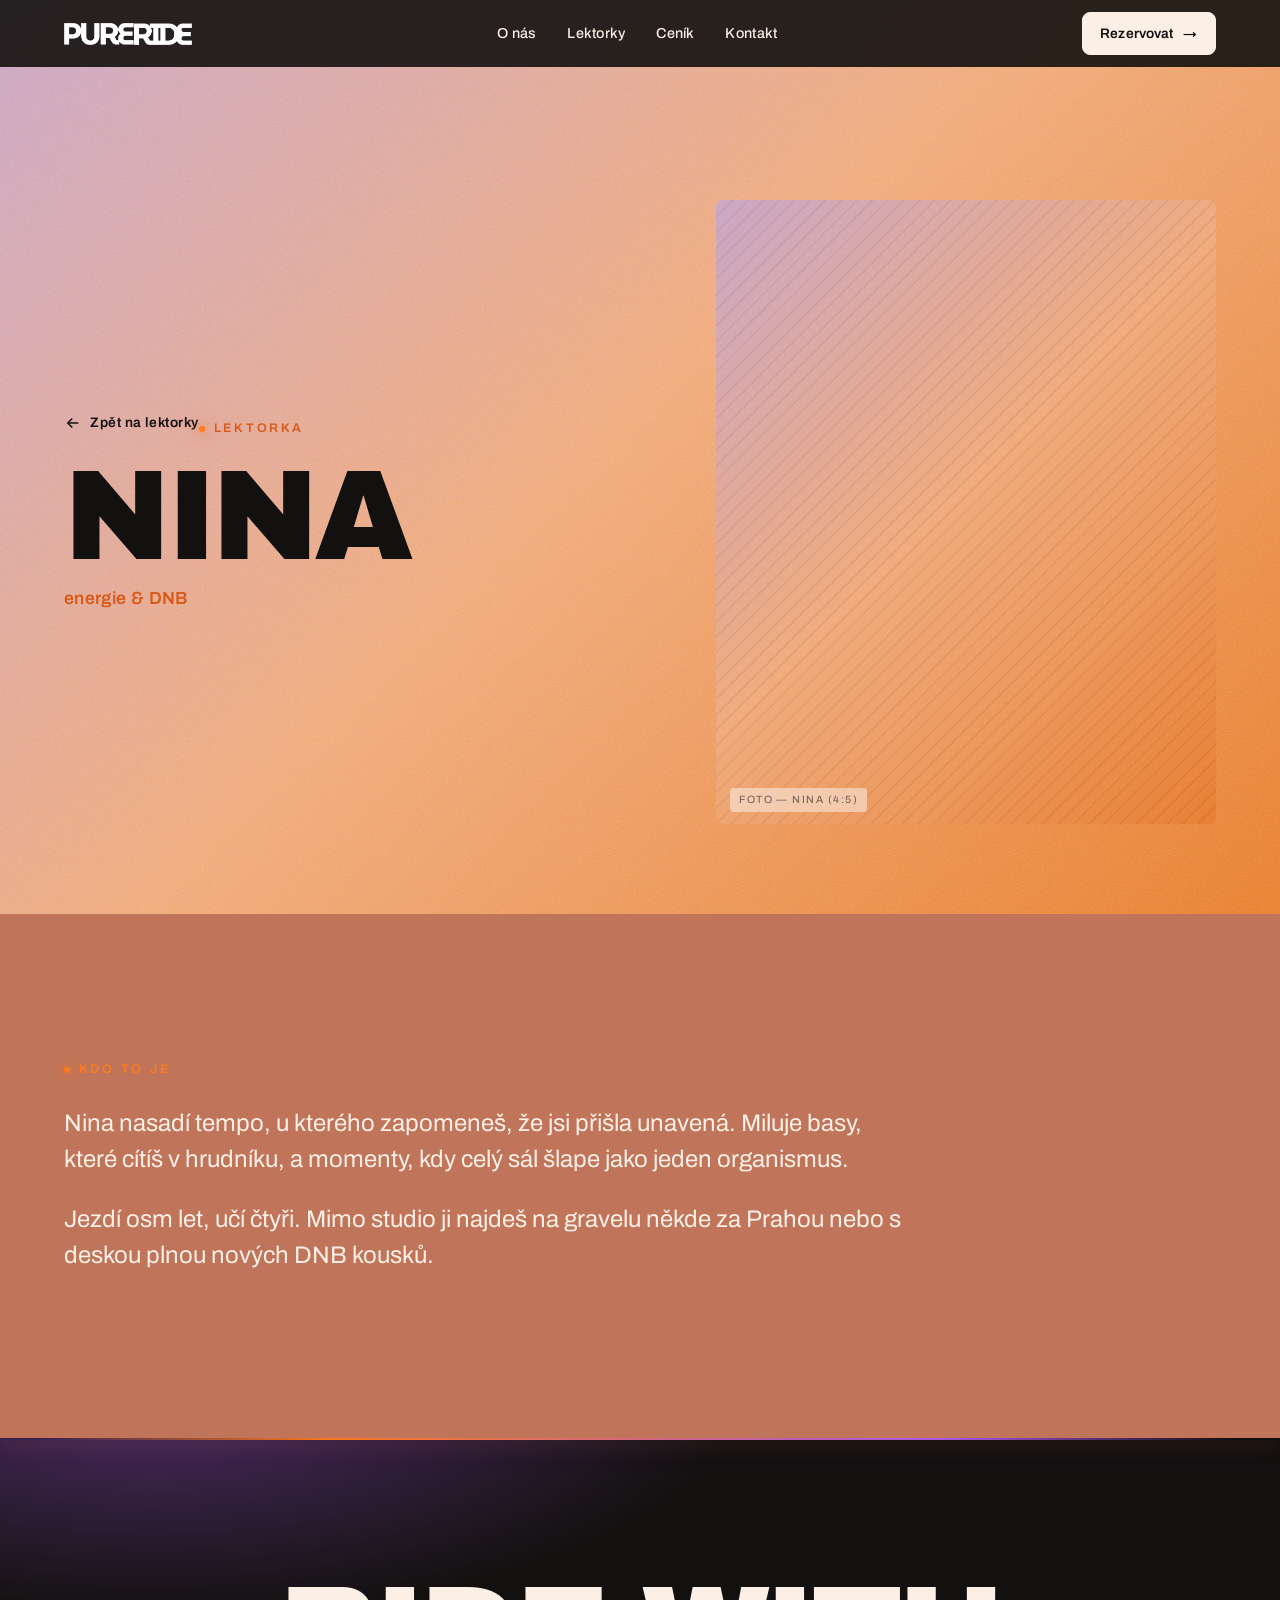
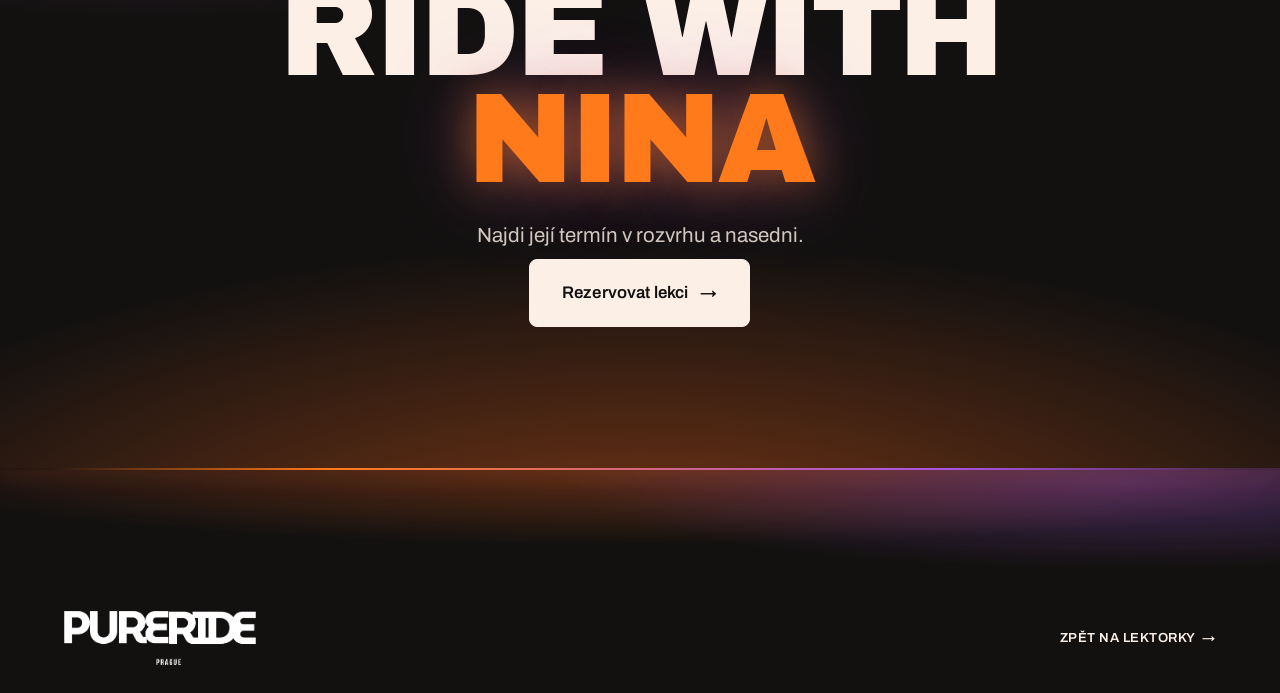
<file: lektorky/nina/index.html>
<!DOCTYPE html><html lang="cs"><head><meta charSet="utf-8"/><meta name="viewport" content="width=device-width, initial-scale=1"/><link rel="preload" as="image" href="/images/pureride-wordmark.png"/><link rel="preload" href="/images/pureride-logo.png" as="image"/><link rel="stylesheet" href="/_next/static/chunks/01-av6hs0hzl1.css" data-precedence="next"/><link rel="preload" as="script" fetchPriority="low" href="/_next/static/chunks/0ht900cau6_ur.js"/><script src="/_next/static/chunks/0dgq26a5_oy.a.js" async=""></script><script src="/_next/static/chunks/0n~dq4kpx9xxx.js" async=""></script><script src="/_next/static/chunks/0174xh3wfsjm1.js" async=""></script><script src="/_next/static/chunks/turbopack-01map0okh_ooy.js" async=""></script><script src="/_next/static/chunks/01xlw8hd842-c.js" async=""></script><script src="/_next/static/chunks/0d3shmwh5_nmn.js" async=""></script><script src="/_next/static/chunks/0ka051yepewro.js" async=""></script><script src="/_next/static/chunks/12yfizykn6y-t.js" async=""></script><link rel="preload" href="https://fonts.googleapis.com/css2?family=Archivo+Black&amp;family=Archivo:wght@400;500;600;700;800&amp;display=swap" as="style"/><link rel="preconnect" href="https://fonts.googleapis.com"/><link rel="preconnect" href="https://fonts.gstatic.com" crossorigin="anonymous"/><title>Nina — Lektorka · PURERIDE</title><meta name="description" content="Nina nasadí tempo, u kterého zapomeneš, že jsi přišla unavená. Miluje basy, které cítíš v hrudníku, a momenty, kdy celý sál šlape jako jeden organismus."/><meta property="og:title" content="PURERIDE — Indoor cycling studio Praha"/><meta property="og:description" content="Indoor cycling se světly a beatem. První lekce za 229 Kč."/><meta property="og:locale" content="cs_CZ"/><meta property="og:type" content="website"/><meta name="twitter:card" content="summary"/><meta name="twitter:title" content="PURERIDE — Indoor cycling studio Praha"/><meta name="twitter:description" content="Indoor cycling se světly a beatem. První lekce za 229 Kč."/><link rel="icon" href="/icon.png?icon.0180jgzim8b.q.png" sizes="512x512" type="image/png"/><link rel="apple-touch-icon" href="/apple-icon.png?apple-icon.12gbpnwlw8fvx.png" sizes="180x180" type="image/png"/><link href="https://fonts.googleapis.com/css2?family=Archivo+Black&amp;family=Archivo:wght@400;500;600;700;800&amp;display=swap" rel="stylesheet"/><script src="/_next/static/chunks/03~yq9q893hmn.js" noModule=""></script></head><body><div hidden=""><!--$--><!--/$--></div><nav class="nav scrolled" id="nav"><a href="/#hero" class="wordmark" aria-label="PURERIDE"><img src="/images/pureride-wordmark.png" alt="PURERIDE" class="wordmark-img"/></a><div class="nav-links"><a href="/#o-nas" class="nav-link">O nás</a><a href="/#lektorky" class="nav-link">Lektorky</a><a href="/#cenik" class="nav-link">Ceník</a><a href="/#kontakt" class="nav-link">Kontakt</a></div><a class="btn nav-cta on-dark" href="#rezervace-todo">Rezervovat<!-- --> <span class="arrow">→</span></a><button class="nav-burger" aria-label="Menu" aria-expanded="false"><span></span><span></span><span></span></button></nav><header class="profile-hero"><div class="hero-bg-noise"></div><div class="wrap"><div class="profile-grid"><div><a class="back" href="/#lektorky"><svg width="18" height="18" viewBox="0 0 24 24" fill="none" stroke="currentColor" stroke-width="2"><path d="M19 12H5M11 18l-6-6 6-6"></path></svg> <!-- -->Zpět na lektorky</a><span class="eyebrow"><span class="dot"></span>Lektorka</span><h1 class="display profile-name">NINA</h1><p class="profile-tag">energie &amp; DNB</p></div><div class="ph profile-portrait" data-label="FOTO — Nina (4:5)"></div></div></div></header><section class="section profile-bio"><div class="wrap"><span class="eyebrow on-dark reveal"><span class="dot"></span>Kdo to je</span><div class="bio-text reveal d1" style="margin-top:24px"><p>Nina nasadí tempo, u kterého zapomeneš, že jsi přišla unavená. Miluje basy, které cítíš v hrudníku, a momenty, kdy celý sál šlape jako jeden organismus.</p><p>Jezdí osm let, učí čtyři. Mimo studio ji najdeš na gravelu někde za Prahou nebo s deskou plnou nových DNB kousků.</p></div></div></section><section class="section book"><div class="wrap"><h2 class="display reveal">RIDE WITH<br/><span class="em">NINA</span></h2><p class="lead reveal d1">Najdi její termín v rozvrhu a nasedni.</p><div class="reveal d2" style="margin-top:8px"><a class="btn lg on-dark magnetic" href="#rezervace-todo">Rezervovat lekci<!-- --> <span class="arrow">→</span></a></div></div></section><footer class="foot"><div class="wrap"><div class="foot-bottom" style="border-top:0"><img src="/images/pureride-logo.png" alt="PURERIDE Prague" class="foot-logo"/><a class="text-link" style="color:var(--paper)" href="/#lektorky">Zpět na lektorky<!-- --> <span class="arrow">→</span></a></div></div></footer><!--$--><!--/$--><script src="/_next/static/chunks/0ht900cau6_ur.js" id="_R_" async=""></script><script>(self.__next_f=self.__next_f||[]).push([0])</script><script>self.__next_f.push([1,"1:\"$Sreact.fragment\"\n2:I[39756,[\"/_next/static/chunks/01xlw8hd842-c.js\",\"/_next/static/chunks/0d3shmwh5_nmn.js\"],\"default\"]\n3:I[37457,[\"/_next/static/chunks/01xlw8hd842-c.js\",\"/_next/static/chunks/0d3shmwh5_nmn.js\"],\"default\"]\n4:I[22016,[\"/_next/static/chunks/01xlw8hd842-c.js\",\"/_next/static/chunks/0d3shmwh5_nmn.js\",\"/_next/static/chunks/0ka051yepewro.js\"],\"\"]\n6:I[97367,[\"/_next/static/chunks/01xlw8hd842-c.js\",\"/_next/static/chunks/0d3shmwh5_nmn.js\"],\"OutletBoundary\"]\n7:\"$Sreact.suspense\"\na:I[97367,[\"/_next/static/chunks/01xlw8hd842-c.js\",\"/_next/static/chunks/0d3shmwh5_nmn.js\"],\"ViewportBoundary\"]\nc:I[97367,[\"/_next/static/chunks/01xlw8hd842-c.js\",\"/_next/static/chunks/0d3shmwh5_nmn.js\"],\"MetadataBoundary\"]\ne:I[68027,[\"/_next/static/chunks/01xlw8hd842-c.js\",\"/_next/static/chunks/0d3shmwh5_nmn.js\"],\"default\",1]\n:HL[\"/_next/static/chunks/01-av6hs0hzl1.css\",\"style\"]\n:HL[\"https://fonts.googleapis.com/css2?family=Archivo+Black\u0026family=Archivo:wght@400;500;600;700;800\u0026display=swap\",\"style\"]\n"])</script><script>self.__next_f.push([1,"0:{\"P\":null,\"c\":[\"\",\"lektorky\",\"nina\",\"\"],\"q\":\"\",\"i\":false,\"f\":[[[\"\",{\"children\":[\"lektorky\",{\"children\":[[\"slug\",\"nina\",\"d\",null],{\"children\":[\"__PAGE__\",{}]}]}]},\"$undefined\",\"$undefined\",16],[[\"$\",\"$1\",\"c\",{\"children\":[[[\"$\",\"link\",\"0\",{\"rel\":\"stylesheet\",\"href\":\"/_next/static/chunks/01-av6hs0hzl1.css\",\"precedence\":\"next\",\"crossOrigin\":\"$undefined\",\"nonce\":\"$undefined\"}],[\"$\",\"script\",\"script-0\",{\"src\":\"/_next/static/chunks/01xlw8hd842-c.js\",\"async\":true,\"nonce\":\"$undefined\"}],[\"$\",\"script\",\"script-1\",{\"src\":\"/_next/static/chunks/0d3shmwh5_nmn.js\",\"async\":true,\"nonce\":\"$undefined\"}]],[\"$\",\"html\",null,{\"lang\":\"cs\",\"children\":[[\"$\",\"head\",null,{\"children\":[[\"$\",\"link\",null,{\"rel\":\"preconnect\",\"href\":\"https://fonts.googleapis.com\"}],[\"$\",\"link\",null,{\"rel\":\"preconnect\",\"href\":\"https://fonts.gstatic.com\",\"crossOrigin\":\"anonymous\"}],[\"$\",\"link\",null,{\"href\":\"https://fonts.googleapis.com/css2?family=Archivo+Black\u0026family=Archivo:wght@400;500;600;700;800\u0026display=swap\",\"rel\":\"stylesheet\"}]]}],[\"$\",\"body\",null,{\"children\":[\"$\",\"$L2\",null,{\"parallelRouterKey\":\"children\",\"error\":\"$undefined\",\"errorStyles\":\"$undefined\",\"errorScripts\":\"$undefined\",\"template\":[\"$\",\"$L3\",null,{}],\"templateStyles\":\"$undefined\",\"templateScripts\":\"$undefined\",\"notFound\":[[\"$\",\"section\",null,{\"className\":\"min-h-[60vh] flex items-center justify-center\",\"children\":[\"$\",\"div\",null,{\"className\":\"text-center\",\"children\":[[\"$\",\"p\",null,{\"className\":\"text-sm font-medium text-secondary uppercase tracking-widest mb-4\",\"children\":\"404\"}],[\"$\",\"h1\",null,{\"className\":\"font-display text-4xl font-bold mb-4\",\"children\":\"Stránka nenalezena\"}],[\"$\",\"p\",null,{\"className\":\"text-secondary mb-8\",\"children\":\"Tato stránka neexistuje nebo byla přesunuta.\"}],[\"$\",\"$L4\",null,{\"href\":\"/\",\"className\":\"inline-flex items-center px-6 py-3 bg-primary text-white hover:bg-primary/90 transition-colors\",\"children\":\"Zpět na úvodní stránku\"}]]}]}],[]],\"forbidden\":\"$undefined\",\"unauthorized\":\"$undefined\"}]}]]}]]}],{\"children\":[[\"$\",\"$1\",\"c\",{\"children\":[null,[\"$\",\"$L2\",null,{\"parallelRouterKey\":\"children\",\"error\":\"$undefined\",\"errorStyles\":\"$undefined\",\"errorScripts\":\"$undefined\",\"template\":[\"$\",\"$L3\",null,{}],\"templateStyles\":\"$undefined\",\"templateScripts\":\"$undefined\",\"notFound\":\"$undefined\",\"forbidden\":\"$undefined\",\"unauthorized\":\"$undefined\"}]]}],{\"children\":[[\"$\",\"$1\",\"c\",{\"children\":[null,[\"$\",\"$L2\",null,{\"parallelRouterKey\":\"children\",\"error\":\"$undefined\",\"errorStyles\":\"$undefined\",\"errorScripts\":\"$undefined\",\"template\":[\"$\",\"$L3\",null,{}],\"templateStyles\":\"$undefined\",\"templateScripts\":\"$undefined\",\"notFound\":\"$undefined\",\"forbidden\":\"$undefined\",\"unauthorized\":\"$undefined\"}]]}],{\"children\":[[\"$\",\"$1\",\"c\",{\"children\":[\"$L5\",[[\"$\",\"script\",\"script-0\",{\"src\":\"/_next/static/chunks/12yfizykn6y-t.js\",\"async\":true,\"nonce\":\"$undefined\"}]],[\"$\",\"$L6\",null,{\"children\":[\"$\",\"$7\",null,{\"name\":\"Next.MetadataOutlet\",\"children\":\"$@8\"}]}]]}],{},null,false,null]},null,false,\"$@9\"]},null,false,\"$@9\"]},null,false,null],[\"$\",\"$1\",\"h\",{\"children\":[null,[\"$\",\"$La\",null,{\"children\":\"$Lb\"}],[\"$\",\"div\",null,{\"hidden\":true,\"children\":[\"$\",\"$Lc\",null,{\"children\":[\"$\",\"$7\",null,{\"name\":\"Next.Metadata\",\"children\":\"$Ld\"}]}]}],null]}],false]],\"m\":\"$undefined\",\"G\":[\"$e\",[[\"$\",\"link\",\"0\",{\"rel\":\"stylesheet\",\"href\":\"/_next/static/chunks/01-av6hs0hzl1.css\",\"precedence\":\"next\",\"crossOrigin\":\"$undefined\",\"nonce\":\"$undefined\"}]]],\"S\":true,\"h\":null,\"s\":\"$undefined\",\"l\":\"$undefined\",\"p\":\"$undefined\",\"d\":\"$undefined\",\"b\":\"xQpi6Js9udCtVwGgG-T2a\"}\n"])</script><script>self.__next_f.push([1,"f:[]\n9:\"$Wf\"\n"])</script><script>self.__next_f.push([1,"10:I[84834,[\"/_next/static/chunks/01xlw8hd842-c.js\",\"/_next/static/chunks/0d3shmwh5_nmn.js\",\"/_next/static/chunks/12yfizykn6y-t.js\"],\"default\"]\n11:I[97866,[\"/_next/static/chunks/01xlw8hd842-c.js\",\"/_next/static/chunks/0d3shmwh5_nmn.js\",\"/_next/static/chunks/12yfizykn6y-t.js\"],\"default\"]\n:HL[\"/images/pureride-logo.png\",\"image\"]\n"])</script><script>self.__next_f.push([1,"5:[[\"$\",\"$L10\",null,{\"base\":\"/\",\"forceScrolled\":true}],[\"$\",\"header\",null,{\"className\":\"profile-hero\",\"children\":[[\"$\",\"div\",null,{\"className\":\"hero-bg-noise\"}],[\"$\",\"div\",null,{\"className\":\"wrap\",\"children\":[\"$\",\"div\",null,{\"className\":\"profile-grid\",\"children\":[[\"$\",\"div\",null,{\"children\":[[\"$\",\"a\",null,{\"className\":\"back\",\"href\":\"/#lektorky\",\"children\":[[\"$\",\"svg\",null,{\"width\":\"18\",\"height\":\"18\",\"viewBox\":\"0 0 24 24\",\"fill\":\"none\",\"stroke\":\"currentColor\",\"strokeWidth\":\"2\",\"children\":[\"$\",\"path\",null,{\"d\":\"M19 12H5M11 18l-6-6 6-6\"}]}],\" \",\"Zpět na lektorky\"]}],[\"$\",\"span\",null,{\"className\":\"eyebrow\",\"children\":[[\"$\",\"span\",null,{\"className\":\"dot\"}],\"Lektorka\"]}],[\"$\",\"h1\",null,{\"className\":\"display profile-name\",\"children\":\"NINA\"}],[\"$\",\"p\",null,{\"className\":\"profile-tag\",\"children\":\"energie \u0026 DNB\"}]]}],[\"$\",\"div\",null,{\"className\":\"ph profile-portrait\",\"data-label\":\"FOTO — Nina (4:5)\"}]]}]}]]}],[\"$\",\"section\",null,{\"className\":\"section profile-bio\",\"children\":[\"$\",\"div\",null,{\"className\":\"wrap\",\"children\":[[\"$\",\"span\",null,{\"className\":\"eyebrow on-dark reveal\",\"children\":[[\"$\",\"span\",null,{\"className\":\"dot\"}],\"Kdo to je\"]}],[\"$\",\"div\",null,{\"className\":\"bio-text reveal d1\",\"style\":{\"marginTop\":24},\"children\":[[\"$\",\"p\",\"0\",{\"children\":\"Nina nasadí tempo, u kterého zapomeneš, že jsi přišla unavená. Miluje basy, které cítíš v hrudníku, a momenty, kdy celý sál šlape jako jeden organismus.\"}],[\"$\",\"p\",\"1\",{\"children\":\"Jezdí osm let, učí čtyři. Mimo studio ji najdeš na gravelu někde za Prahou nebo s deskou plnou nových DNB kousků.\"}]]}]]}]}],[\"$\",\"section\",null,{\"className\":\"section book\",\"children\":[\"$\",\"div\",null,{\"className\":\"wrap\",\"children\":[[\"$\",\"h2\",null,{\"className\":\"display reveal\",\"children\":[\"RIDE WITH\",[\"$\",\"br\",null,{}],[\"$\",\"span\",null,{\"className\":\"em\",\"children\":\"NINA\"}]]}],[\"$\",\"p\",null,{\"className\":\"lead reveal d1\",\"children\":\"Najdi její termín v rozvrhu a nasedni.\"}],[\"$\",\"div\",null,{\"className\":\"reveal d2\",\"style\":{\"marginTop\":8},\"children\":[\"$\",\"a\",null,{\"className\":\"btn lg on-dark magnetic\",\"href\":\"#rezervace-todo\",\"children\":[\"Rezervovat lekci\",\" \",[\"$\",\"span\",null,{\"className\":\"arrow\",\"children\":\"→\"}]]}]}]]}]}],[\"$\",\"footer\",null,{\"className\":\"foot\",\"children\":[\"$\",\"div\",null,{\"className\":\"wrap\",\"children\":[\"$\",\"div\",null,{\"className\":\"foot-bottom\",\"style\":{\"borderTop\":0},\"children\":[[\"$\",\"img\",null,{\"src\":\"/images/pureride-logo.png\",\"alt\":\"PURERIDE Prague\",\"className\":\"foot-logo\"}],[\"$\",\"a\",null,{\"className\":\"text-link\",\"style\":{\"color\":\"var(--paper)\"},\"href\":\"/#lektorky\",\"children\":[\"Zpět na lektorky\",\" \",[\"$\",\"span\",null,{\"className\":\"arrow\",\"children\":\"→\"}]]}]]}]}]}],[\"$\",\"$L11\",null,{}]]\n"])</script><script>self.__next_f.push([1,"b:[[\"$\",\"meta\",\"0\",{\"charSet\":\"utf-8\"}],[\"$\",\"meta\",\"1\",{\"name\":\"viewport\",\"content\":\"width=device-width, initial-scale=1\"}]]\n"])</script><script>self.__next_f.push([1,"12:I[27201,[\"/_next/static/chunks/01xlw8hd842-c.js\",\"/_next/static/chunks/0d3shmwh5_nmn.js\"],\"IconMark\"]\n8:null\nd:[[\"$\",\"title\",\"0\",{\"children\":\"Nina — Lektorka · PURERIDE\"}],[\"$\",\"meta\",\"1\",{\"name\":\"description\",\"content\":\"Nina nasadí tempo, u kterého zapomeneš, že jsi přišla unavená. Miluje basy, které cítíš v hrudníku, a momenty, kdy celý sál šlape jako jeden organismus.\"}],[\"$\",\"meta\",\"2\",{\"property\":\"og:title\",\"content\":\"PURERIDE — Indoor cycling studio Praha\"}],[\"$\",\"meta\",\"3\",{\"property\":\"og:description\",\"content\":\"Indoor cycling se světly a beatem. První lekce za 229 Kč.\"}],[\"$\",\"meta\",\"4\",{\"property\":\"og:locale\",\"content\":\"cs_CZ\"}],[\"$\",\"meta\",\"5\",{\"property\":\"og:type\",\"content\":\"website\"}],[\"$\",\"meta\",\"6\",{\"name\":\"twitter:card\",\"content\":\"summary\"}],[\"$\",\"meta\",\"7\",{\"name\":\"twitter:title\",\"content\":\"PURERIDE — Indoor cycling studio Praha\"}],[\"$\",\"meta\",\"8\",{\"name\":\"twitter:description\",\"content\":\"Indoor cycling se světly a beatem. První lekce za 229 Kč.\"}],[\"$\",\"link\",\"9\",{\"rel\":\"icon\",\"href\":\"/icon.png?icon.0180jgzim8b.q.png\",\"sizes\":\"512x512\",\"type\":\"image/png\"}],[\"$\",\"link\",\"10\",{\"rel\":\"apple-touch-icon\",\"href\":\"/apple-icon.png?apple-icon.12gbpnwlw8fvx.png\",\"sizes\":\"180x180\",\"type\":\"image/png\"}],[\"$\",\"$L12\",\"11\",{}]]\n"])</script></body></html>
</file>
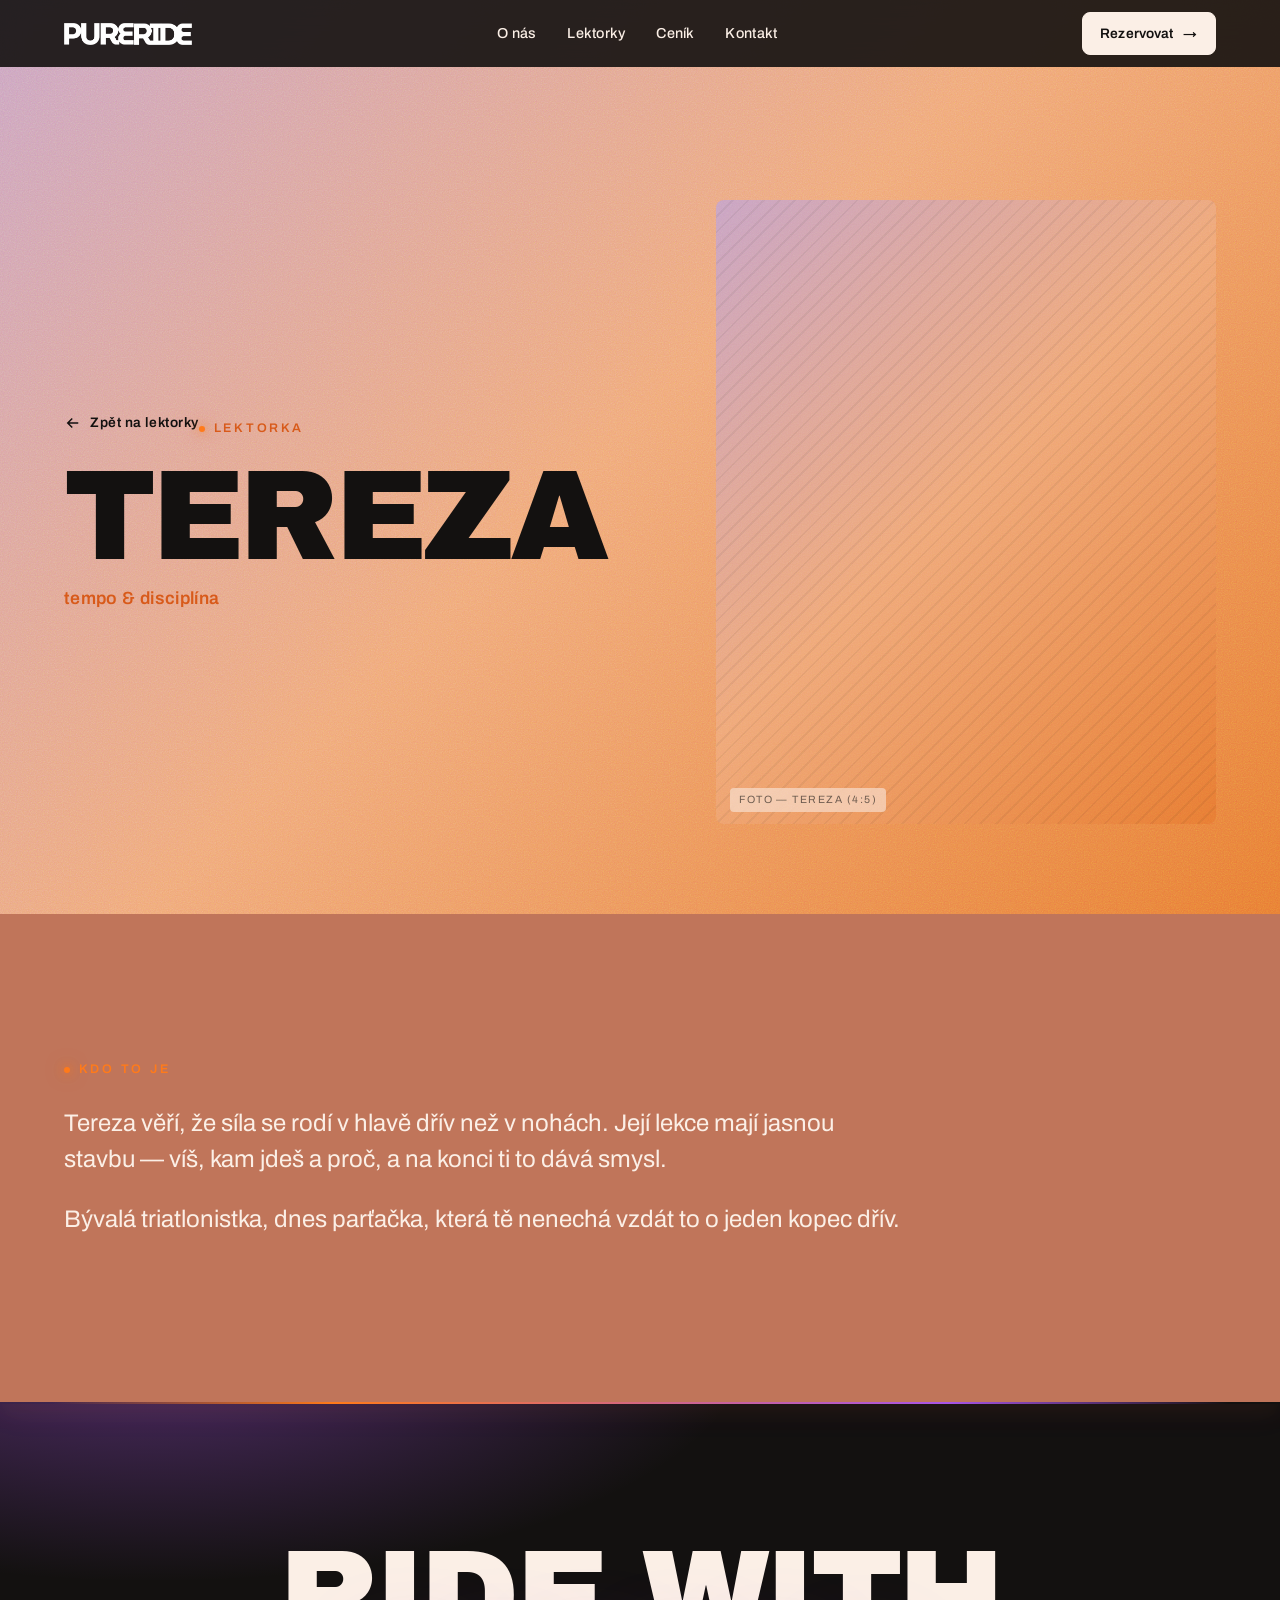
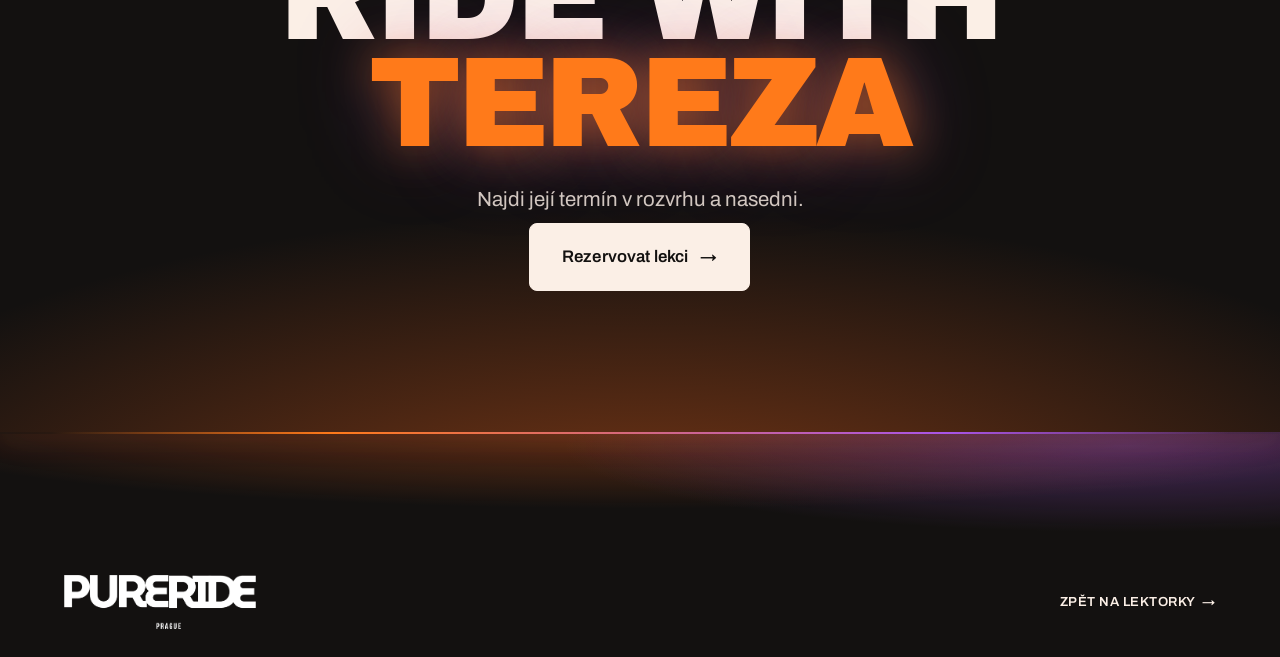
<file: lektorky/tereza/index.html>
<!DOCTYPE html><html lang="cs"><head><meta charSet="utf-8"/><meta name="viewport" content="width=device-width, initial-scale=1"/><link rel="preload" as="image" href="/images/pureride-wordmark.png"/><link rel="preload" href="/images/pureride-logo.png" as="image"/><link rel="stylesheet" href="/_next/static/chunks/01-av6hs0hzl1.css" data-precedence="next"/><link rel="preload" as="script" fetchPriority="low" href="/_next/static/chunks/0ht900cau6_ur.js"/><script src="/_next/static/chunks/0dgq26a5_oy.a.js" async=""></script><script src="/_next/static/chunks/0n~dq4kpx9xxx.js" async=""></script><script src="/_next/static/chunks/0174xh3wfsjm1.js" async=""></script><script src="/_next/static/chunks/turbopack-01map0okh_ooy.js" async=""></script><script src="/_next/static/chunks/01xlw8hd842-c.js" async=""></script><script src="/_next/static/chunks/0d3shmwh5_nmn.js" async=""></script><script src="/_next/static/chunks/0ka051yepewro.js" async=""></script><script src="/_next/static/chunks/12yfizykn6y-t.js" async=""></script><link rel="preload" href="https://fonts.googleapis.com/css2?family=Archivo+Black&amp;family=Archivo:wght@400;500;600;700;800&amp;display=swap" as="style"/><link rel="preconnect" href="https://fonts.googleapis.com"/><link rel="preconnect" href="https://fonts.gstatic.com" crossorigin="anonymous"/><title>Tereza — Lektorka · PURERIDE</title><meta name="description" content="Tereza věří, že síla se rodí v hlavě dřív než v nohách. Její lekce mají jasnou stavbu — víš, kam jdeš a proč, a na konci ti to dává smysl."/><meta property="og:title" content="PURERIDE — Indoor cycling studio Praha"/><meta property="og:description" content="Indoor cycling se světly a beatem. První lekce za 229 Kč."/><meta property="og:locale" content="cs_CZ"/><meta property="og:type" content="website"/><meta name="twitter:card" content="summary"/><meta name="twitter:title" content="PURERIDE — Indoor cycling studio Praha"/><meta name="twitter:description" content="Indoor cycling se světly a beatem. První lekce za 229 Kč."/><link rel="icon" href="/icon.png?icon.0180jgzim8b.q.png" sizes="512x512" type="image/png"/><link rel="apple-touch-icon" href="/apple-icon.png?apple-icon.12gbpnwlw8fvx.png" sizes="180x180" type="image/png"/><link href="https://fonts.googleapis.com/css2?family=Archivo+Black&amp;family=Archivo:wght@400;500;600;700;800&amp;display=swap" rel="stylesheet"/><script src="/_next/static/chunks/03~yq9q893hmn.js" noModule=""></script></head><body><div hidden=""><!--$--><!--/$--></div><nav class="nav scrolled" id="nav"><a href="/#hero" class="wordmark" aria-label="PURERIDE"><img src="/images/pureride-wordmark.png" alt="PURERIDE" class="wordmark-img"/></a><div class="nav-links"><a href="/#o-nas" class="nav-link">O nás</a><a href="/#lektorky" class="nav-link">Lektorky</a><a href="/#cenik" class="nav-link">Ceník</a><a href="/#kontakt" class="nav-link">Kontakt</a></div><a class="btn nav-cta on-dark" href="#rezervace-todo">Rezervovat<!-- --> <span class="arrow">→</span></a><button class="nav-burger" aria-label="Menu" aria-expanded="false"><span></span><span></span><span></span></button></nav><header class="profile-hero"><div class="hero-bg-noise"></div><div class="wrap"><div class="profile-grid"><div><a class="back" href="/#lektorky"><svg width="18" height="18" viewBox="0 0 24 24" fill="none" stroke="currentColor" stroke-width="2"><path d="M19 12H5M11 18l-6-6 6-6"></path></svg> <!-- -->Zpět na lektorky</a><span class="eyebrow"><span class="dot"></span>Lektorka</span><h1 class="display profile-name">TEREZA</h1><p class="profile-tag">tempo &amp; disciplína</p></div><div class="ph profile-portrait" data-label="FOTO — Tereza (4:5)"></div></div></div></header><section class="section profile-bio"><div class="wrap"><span class="eyebrow on-dark reveal"><span class="dot"></span>Kdo to je</span><div class="bio-text reveal d1" style="margin-top:24px"><p>Tereza věří, že síla se rodí v hlavě dřív než v nohách. Její lekce mají jasnou stavbu — víš, kam jdeš a proč, a na konci ti to dává smysl.</p><p>Bývalá triatlonistka, dnes parťačka, která tě nenechá vzdát to o jeden kopec dřív.</p></div></div></section><section class="section book"><div class="wrap"><h2 class="display reveal">RIDE WITH<br/><span class="em">TEREZA</span></h2><p class="lead reveal d1">Najdi její termín v rozvrhu a nasedni.</p><div class="reveal d2" style="margin-top:8px"><a class="btn lg on-dark magnetic" href="#rezervace-todo">Rezervovat lekci<!-- --> <span class="arrow">→</span></a></div></div></section><footer class="foot"><div class="wrap"><div class="foot-bottom" style="border-top:0"><img src="/images/pureride-logo.png" alt="PURERIDE Prague" class="foot-logo"/><a class="text-link" style="color:var(--paper)" href="/#lektorky">Zpět na lektorky<!-- --> <span class="arrow">→</span></a></div></div></footer><!--$--><!--/$--><script src="/_next/static/chunks/0ht900cau6_ur.js" id="_R_" async=""></script><script>(self.__next_f=self.__next_f||[]).push([0])</script><script>self.__next_f.push([1,"1:\"$Sreact.fragment\"\n2:I[39756,[\"/_next/static/chunks/01xlw8hd842-c.js\",\"/_next/static/chunks/0d3shmwh5_nmn.js\"],\"default\"]\n3:I[37457,[\"/_next/static/chunks/01xlw8hd842-c.js\",\"/_next/static/chunks/0d3shmwh5_nmn.js\"],\"default\"]\n4:I[22016,[\"/_next/static/chunks/01xlw8hd842-c.js\",\"/_next/static/chunks/0d3shmwh5_nmn.js\",\"/_next/static/chunks/0ka051yepewro.js\"],\"\"]\n6:I[97367,[\"/_next/static/chunks/01xlw8hd842-c.js\",\"/_next/static/chunks/0d3shmwh5_nmn.js\"],\"OutletBoundary\"]\n7:\"$Sreact.suspense\"\na:I[97367,[\"/_next/static/chunks/01xlw8hd842-c.js\",\"/_next/static/chunks/0d3shmwh5_nmn.js\"],\"ViewportBoundary\"]\nc:I[97367,[\"/_next/static/chunks/01xlw8hd842-c.js\",\"/_next/static/chunks/0d3shmwh5_nmn.js\"],\"MetadataBoundary\"]\ne:I[68027,[\"/_next/static/chunks/01xlw8hd842-c.js\",\"/_next/static/chunks/0d3shmwh5_nmn.js\"],\"default\",1]\n:HL[\"/_next/static/chunks/01-av6hs0hzl1.css\",\"style\"]\n:HL[\"https://fonts.googleapis.com/css2?family=Archivo+Black\u0026family=Archivo:wght@400;500;600;700;800\u0026display=swap\",\"style\"]\n"])</script><script>self.__next_f.push([1,"0:{\"P\":null,\"c\":[\"\",\"lektorky\",\"tereza\",\"\"],\"q\":\"\",\"i\":false,\"f\":[[[\"\",{\"children\":[\"lektorky\",{\"children\":[[\"slug\",\"tereza\",\"d\",null],{\"children\":[\"__PAGE__\",{}]}]}]},\"$undefined\",\"$undefined\",16],[[\"$\",\"$1\",\"c\",{\"children\":[[[\"$\",\"link\",\"0\",{\"rel\":\"stylesheet\",\"href\":\"/_next/static/chunks/01-av6hs0hzl1.css\",\"precedence\":\"next\",\"crossOrigin\":\"$undefined\",\"nonce\":\"$undefined\"}],[\"$\",\"script\",\"script-0\",{\"src\":\"/_next/static/chunks/01xlw8hd842-c.js\",\"async\":true,\"nonce\":\"$undefined\"}],[\"$\",\"script\",\"script-1\",{\"src\":\"/_next/static/chunks/0d3shmwh5_nmn.js\",\"async\":true,\"nonce\":\"$undefined\"}]],[\"$\",\"html\",null,{\"lang\":\"cs\",\"children\":[[\"$\",\"head\",null,{\"children\":[[\"$\",\"link\",null,{\"rel\":\"preconnect\",\"href\":\"https://fonts.googleapis.com\"}],[\"$\",\"link\",null,{\"rel\":\"preconnect\",\"href\":\"https://fonts.gstatic.com\",\"crossOrigin\":\"anonymous\"}],[\"$\",\"link\",null,{\"href\":\"https://fonts.googleapis.com/css2?family=Archivo+Black\u0026family=Archivo:wght@400;500;600;700;800\u0026display=swap\",\"rel\":\"stylesheet\"}]]}],[\"$\",\"body\",null,{\"children\":[\"$\",\"$L2\",null,{\"parallelRouterKey\":\"children\",\"error\":\"$undefined\",\"errorStyles\":\"$undefined\",\"errorScripts\":\"$undefined\",\"template\":[\"$\",\"$L3\",null,{}],\"templateStyles\":\"$undefined\",\"templateScripts\":\"$undefined\",\"notFound\":[[\"$\",\"section\",null,{\"className\":\"min-h-[60vh] flex items-center justify-center\",\"children\":[\"$\",\"div\",null,{\"className\":\"text-center\",\"children\":[[\"$\",\"p\",null,{\"className\":\"text-sm font-medium text-secondary uppercase tracking-widest mb-4\",\"children\":\"404\"}],[\"$\",\"h1\",null,{\"className\":\"font-display text-4xl font-bold mb-4\",\"children\":\"Stránka nenalezena\"}],[\"$\",\"p\",null,{\"className\":\"text-secondary mb-8\",\"children\":\"Tato stránka neexistuje nebo byla přesunuta.\"}],[\"$\",\"$L4\",null,{\"href\":\"/\",\"className\":\"inline-flex items-center px-6 py-3 bg-primary text-white hover:bg-primary/90 transition-colors\",\"children\":\"Zpět na úvodní stránku\"}]]}]}],[]],\"forbidden\":\"$undefined\",\"unauthorized\":\"$undefined\"}]}]]}]]}],{\"children\":[[\"$\",\"$1\",\"c\",{\"children\":[null,[\"$\",\"$L2\",null,{\"parallelRouterKey\":\"children\",\"error\":\"$undefined\",\"errorStyles\":\"$undefined\",\"errorScripts\":\"$undefined\",\"template\":[\"$\",\"$L3\",null,{}],\"templateStyles\":\"$undefined\",\"templateScripts\":\"$undefined\",\"notFound\":\"$undefined\",\"forbidden\":\"$undefined\",\"unauthorized\":\"$undefined\"}]]}],{\"children\":[[\"$\",\"$1\",\"c\",{\"children\":[null,[\"$\",\"$L2\",null,{\"parallelRouterKey\":\"children\",\"error\":\"$undefined\",\"errorStyles\":\"$undefined\",\"errorScripts\":\"$undefined\",\"template\":[\"$\",\"$L3\",null,{}],\"templateStyles\":\"$undefined\",\"templateScripts\":\"$undefined\",\"notFound\":\"$undefined\",\"forbidden\":\"$undefined\",\"unauthorized\":\"$undefined\"}]]}],{\"children\":[[\"$\",\"$1\",\"c\",{\"children\":[\"$L5\",[[\"$\",\"script\",\"script-0\",{\"src\":\"/_next/static/chunks/12yfizykn6y-t.js\",\"async\":true,\"nonce\":\"$undefined\"}]],[\"$\",\"$L6\",null,{\"children\":[\"$\",\"$7\",null,{\"name\":\"Next.MetadataOutlet\",\"children\":\"$@8\"}]}]]}],{},null,false,null]},null,false,\"$@9\"]},null,false,\"$@9\"]},null,false,null],[\"$\",\"$1\",\"h\",{\"children\":[null,[\"$\",\"$La\",null,{\"children\":\"$Lb\"}],[\"$\",\"div\",null,{\"hidden\":true,\"children\":[\"$\",\"$Lc\",null,{\"children\":[\"$\",\"$7\",null,{\"name\":\"Next.Metadata\",\"children\":\"$Ld\"}]}]}],null]}],false]],\"m\":\"$undefined\",\"G\":[\"$e\",[[\"$\",\"link\",\"0\",{\"rel\":\"stylesheet\",\"href\":\"/_next/static/chunks/01-av6hs0hzl1.css\",\"precedence\":\"next\",\"crossOrigin\":\"$undefined\",\"nonce\":\"$undefined\"}]]],\"S\":true,\"h\":null,\"s\":\"$undefined\",\"l\":\"$undefined\",\"p\":\"$undefined\",\"d\":\"$undefined\",\"b\":\"xQpi6Js9udCtVwGgG-T2a\"}\n"])</script><script>self.__next_f.push([1,"f:[]\n9:\"$Wf\"\n"])</script><script>self.__next_f.push([1,"10:I[84834,[\"/_next/static/chunks/01xlw8hd842-c.js\",\"/_next/static/chunks/0d3shmwh5_nmn.js\",\"/_next/static/chunks/12yfizykn6y-t.js\"],\"default\"]\n11:I[97866,[\"/_next/static/chunks/01xlw8hd842-c.js\",\"/_next/static/chunks/0d3shmwh5_nmn.js\",\"/_next/static/chunks/12yfizykn6y-t.js\"],\"default\"]\n:HL[\"/images/pureride-logo.png\",\"image\"]\n"])</script><script>self.__next_f.push([1,"5:[[\"$\",\"$L10\",null,{\"base\":\"/\",\"forceScrolled\":true}],[\"$\",\"header\",null,{\"className\":\"profile-hero\",\"children\":[[\"$\",\"div\",null,{\"className\":\"hero-bg-noise\"}],[\"$\",\"div\",null,{\"className\":\"wrap\",\"children\":[\"$\",\"div\",null,{\"className\":\"profile-grid\",\"children\":[[\"$\",\"div\",null,{\"children\":[[\"$\",\"a\",null,{\"className\":\"back\",\"href\":\"/#lektorky\",\"children\":[[\"$\",\"svg\",null,{\"width\":\"18\",\"height\":\"18\",\"viewBox\":\"0 0 24 24\",\"fill\":\"none\",\"stroke\":\"currentColor\",\"strokeWidth\":\"2\",\"children\":[\"$\",\"path\",null,{\"d\":\"M19 12H5M11 18l-6-6 6-6\"}]}],\" \",\"Zpět na lektorky\"]}],[\"$\",\"span\",null,{\"className\":\"eyebrow\",\"children\":[[\"$\",\"span\",null,{\"className\":\"dot\"}],\"Lektorka\"]}],[\"$\",\"h1\",null,{\"className\":\"display profile-name\",\"children\":\"TEREZA\"}],[\"$\",\"p\",null,{\"className\":\"profile-tag\",\"children\":\"tempo \u0026 disciplína\"}]]}],[\"$\",\"div\",null,{\"className\":\"ph profile-portrait\",\"data-label\":\"FOTO — Tereza (4:5)\"}]]}]}]]}],[\"$\",\"section\",null,{\"className\":\"section profile-bio\",\"children\":[\"$\",\"div\",null,{\"className\":\"wrap\",\"children\":[[\"$\",\"span\",null,{\"className\":\"eyebrow on-dark reveal\",\"children\":[[\"$\",\"span\",null,{\"className\":\"dot\"}],\"Kdo to je\"]}],[\"$\",\"div\",null,{\"className\":\"bio-text reveal d1\",\"style\":{\"marginTop\":24},\"children\":[[\"$\",\"p\",\"0\",{\"children\":\"Tereza věří, že síla se rodí v hlavě dřív než v nohách. Její lekce mají jasnou stavbu — víš, kam jdeš a proč, a na konci ti to dává smysl.\"}],[\"$\",\"p\",\"1\",{\"children\":\"Bývalá triatlonistka, dnes parťačka, která tě nenechá vzdát to o jeden kopec dřív.\"}]]}]]}]}],[\"$\",\"section\",null,{\"className\":\"section book\",\"children\":[\"$\",\"div\",null,{\"className\":\"wrap\",\"children\":[[\"$\",\"h2\",null,{\"className\":\"display reveal\",\"children\":[\"RIDE WITH\",[\"$\",\"br\",null,{}],[\"$\",\"span\",null,{\"className\":\"em\",\"children\":\"TEREZA\"}]]}],[\"$\",\"p\",null,{\"className\":\"lead reveal d1\",\"children\":\"Najdi její termín v rozvrhu a nasedni.\"}],[\"$\",\"div\",null,{\"className\":\"reveal d2\",\"style\":{\"marginTop\":8},\"children\":[\"$\",\"a\",null,{\"className\":\"btn lg on-dark magnetic\",\"href\":\"#rezervace-todo\",\"children\":[\"Rezervovat lekci\",\" \",[\"$\",\"span\",null,{\"className\":\"arrow\",\"children\":\"→\"}]]}]}]]}]}],[\"$\",\"footer\",null,{\"className\":\"foot\",\"children\":[\"$\",\"div\",null,{\"className\":\"wrap\",\"children\":[\"$\",\"div\",null,{\"className\":\"foot-bottom\",\"style\":{\"borderTop\":0},\"children\":[[\"$\",\"img\",null,{\"src\":\"/images/pureride-logo.png\",\"alt\":\"PURERIDE Prague\",\"className\":\"foot-logo\"}],[\"$\",\"a\",null,{\"className\":\"text-link\",\"style\":{\"color\":\"var(--paper)\"},\"href\":\"/#lektorky\",\"children\":[\"Zpět na lektorky\",\" \",[\"$\",\"span\",null,{\"className\":\"arrow\",\"children\":\"→\"}]]}]]}]}]}],[\"$\",\"$L11\",null,{}]]\n"])</script><script>self.__next_f.push([1,"b:[[\"$\",\"meta\",\"0\",{\"charSet\":\"utf-8\"}],[\"$\",\"meta\",\"1\",{\"name\":\"viewport\",\"content\":\"width=device-width, initial-scale=1\"}]]\n"])</script><script>self.__next_f.push([1,"12:I[27201,[\"/_next/static/chunks/01xlw8hd842-c.js\",\"/_next/static/chunks/0d3shmwh5_nmn.js\"],\"IconMark\"]\n8:null\nd:[[\"$\",\"title\",\"0\",{\"children\":\"Tereza — Lektorka · PURERIDE\"}],[\"$\",\"meta\",\"1\",{\"name\":\"description\",\"content\":\"Tereza věří, že síla se rodí v hlavě dřív než v nohách. Její lekce mají jasnou stavbu — víš, kam jdeš a proč, a na konci ti to dává smysl.\"}],[\"$\",\"meta\",\"2\",{\"property\":\"og:title\",\"content\":\"PURERIDE — Indoor cycling studio Praha\"}],[\"$\",\"meta\",\"3\",{\"property\":\"og:description\",\"content\":\"Indoor cycling se světly a beatem. První lekce za 229 Kč.\"}],[\"$\",\"meta\",\"4\",{\"property\":\"og:locale\",\"content\":\"cs_CZ\"}],[\"$\",\"meta\",\"5\",{\"property\":\"og:type\",\"content\":\"website\"}],[\"$\",\"meta\",\"6\",{\"name\":\"twitter:card\",\"content\":\"summary\"}],[\"$\",\"meta\",\"7\",{\"name\":\"twitter:title\",\"content\":\"PURERIDE — Indoor cycling studio Praha\"}],[\"$\",\"meta\",\"8\",{\"name\":\"twitter:description\",\"content\":\"Indoor cycling se světly a beatem. První lekce za 229 Kč.\"}],[\"$\",\"link\",\"9\",{\"rel\":\"icon\",\"href\":\"/icon.png?icon.0180jgzim8b.q.png\",\"sizes\":\"512x512\",\"type\":\"image/png\"}],[\"$\",\"link\",\"10\",{\"rel\":\"apple-touch-icon\",\"href\":\"/apple-icon.png?apple-icon.12gbpnwlw8fvx.png\",\"sizes\":\"180x180\",\"type\":\"image/png\"}],[\"$\",\"$L12\",\"11\",{}]]\n"])</script></body></html>
</file>
<file: _next/static/chunks/01-av6hs0hzl1.css>
*,:before,:after,::backdrop{--tw-border-spacing-x:0;--tw-border-spacing-y:0;--tw-translate-x:0;--tw-translate-y:0;--tw-rotate:0;--tw-skew-x:0;--tw-skew-y:0;--tw-scale-x:1;--tw-scale-y:1;--tw-pan-x: ;--tw-pan-y: ;--tw-pinch-zoom: ;--tw-scroll-snap-strictness:proximity;--tw-gradient-from-position: ;--tw-gradient-via-position: ;--tw-gradient-to-position: ;--tw-ordinal: ;--tw-slashed-zero: ;--tw-numeric-figure: ;--tw-numeric-spacing: ;--tw-numeric-fraction: ;--tw-ring-inset: ;--tw-ring-offset-width:0px;--tw-ring-offset-color:#fff;--tw-ring-color:#3b82f680;--tw-ring-offset-shadow:0 0 #0000;--tw-ring-shadow:0 0 #0000;--tw-shadow:0 0 #0000;--tw-shadow-colored:0 0 #0000;--tw-blur: ;--tw-brightness: ;--tw-contrast: ;--tw-grayscale: ;--tw-hue-rotate: ;--tw-invert: ;--tw-saturate: ;--tw-sepia: ;--tw-drop-shadow: ;--tw-backdrop-blur: ;--tw-backdrop-brightness: ;--tw-backdrop-contrast: ;--tw-backdrop-grayscale: ;--tw-backdrop-hue-rotate: ;--tw-backdrop-invert: ;--tw-backdrop-opacity: ;--tw-backdrop-saturate: ;--tw-backdrop-sepia: ;--tw-contain-size: ;--tw-contain-layout: ;--tw-contain-paint: ;--tw-contain-style: }*,:before,:after{box-sizing:border-box;border:0 solid #e5e7eb}:before,:after{--tw-content:""}html,:host{-webkit-text-size-adjust:100%;tab-size:4;line-height:1.5;font-family:var(--font-outfit), system-ui, sans-serif;font-feature-settings:normal;font-variation-settings:normal;-webkit-tap-highlight-color:transparent}body{line-height:inherit;margin:0}hr{height:0;color:inherit;border-top-width:1px}abbr:where([title]){-webkit-text-decoration:underline dotted;text-decoration:underline dotted}h1,h2,h3,h4,h5,h6{font-size:inherit;font-weight:inherit}a{color:inherit;-webkit-text-decoration:inherit;text-decoration:inherit}b,strong{font-weight:bolder}code,kbd,samp,pre{font-feature-settings:normal;font-variation-settings:normal;font-family:ui-monospace,SFMono-Regular,Menlo,Monaco,Consolas,Liberation Mono,Courier New,monospace;font-size:1em}small{font-size:80%}sub,sup{vertical-align:baseline;font-size:75%;line-height:0;position:relative}sub{bottom:-.25em}sup{top:-.5em}table{text-indent:0;border-color:inherit;border-collapse:collapse}button,input,optgroup,select,textarea{font-feature-settings:inherit;font-variation-settings:inherit;font-family:inherit;font-size:100%;font-weight:inherit;line-height:inherit;letter-spacing:inherit;color:inherit;margin:0;padding:0}button,select{text-transform:none}button,input:where([type=button]),input:where([type=reset]),input:where([type=submit]){-webkit-appearance:button;background-color:#0000;background-image:none}:-moz-focusring{outline:auto}:-moz-ui-invalid{box-shadow:none}progress{vertical-align:baseline}::-webkit-inner-spin-button{height:auto}::-webkit-outer-spin-button{height:auto}[type=search]{-webkit-appearance:textfield;outline-offset:-2px}::-webkit-search-decoration{-webkit-appearance:none}::-webkit-file-upload-button{-webkit-appearance:button;font:inherit}summary{display:list-item}blockquote,dl,dd,h1,h2,h3,h4,h5,h6,hr,figure,p,pre{margin:0}fieldset{margin:0;padding:0}legend{padding:0}ol,ul,menu{margin:0;padding:0;list-style:none}dialog{padding:0}textarea{resize:vertical}input::-moz-placeholder{opacity:1;color:#9ca3af}textarea::-moz-placeholder{opacity:1;color:#9ca3af}input::placeholder,textarea::placeholder{opacity:1;color:#9ca3af}button,[role=button]{cursor:pointer}:disabled{cursor:default}img,svg,video,canvas,audio,iframe,embed,object{vertical-align:middle;display:block}img,video{max-width:100%;height:auto}[hidden]:where(:not([hidden=until-found])){display:none}.fixed{position:fixed}.relative{position:relative}.left-0{left:0}.right-0{right:0}.top-0{top:0}.z-50{z-index:50}.mb-4{margin-bottom:1rem}.mb-8{margin-bottom:2rem}.inline-block{display:inline-block}.flex{display:flex}.inline-flex{display:inline-flex}.h-0\.5{height:.125rem}.min-h-\[60vh\]{min-height:60vh}.w-max{width:max-content}.origin-left{transform-origin:0}.transform{transform:translate(var(--tw-translate-x), var(--tw-translate-y)) rotate(var(--tw-rotate)) skewX(var(--tw-skew-x)) skewY(var(--tw-skew-y)) scaleX(var(--tw-scale-x)) scaleY(var(--tw-scale-y))}.items-center{align-items:center}.justify-center{justify-content:center}.gap-16{gap:4rem}.overflow-hidden{overflow:hidden}.bg-accent{--tw-bg-opacity:1;background-color:rgb(245 158 11/var(--tw-bg-opacity,1))}.bg-primary{--tw-bg-opacity:1;background-color:rgb(15 23 42/var(--tw-bg-opacity,1))}.px-6{padding-left:1.5rem;padding-right:1.5rem}.py-3{padding-top:.75rem;padding-bottom:.75rem}.text-center{text-align:center}.font-display{font-family:var(--font-playfair), Georgia, serif}.text-4xl{font-size:2.25rem;line-height:2.5rem}.text-sm{font-size:.875rem;line-height:1.25rem}.font-bold{font-weight:700}.font-medium{font-weight:500}.uppercase{text-transform:uppercase}.italic{font-style:italic}.tabular-nums{--tw-numeric-spacing:tabular-nums;font-variant-numeric:var(--tw-ordinal) var(--tw-slashed-zero) var(--tw-numeric-figure) var(--tw-numeric-spacing) var(--tw-numeric-fraction)}.tracking-widest{letter-spacing:.1em}.text-secondary{--tw-text-opacity:1;color:rgb(100 116 139/var(--tw-text-opacity,1))}.text-white{--tw-text-opacity:1;color:rgb(255 255 255/var(--tw-text-opacity,1))}.ring{--tw-ring-offset-shadow:var(--tw-ring-inset) 0 0 0 var(--tw-ring-offset-width) var(--tw-ring-offset-color);--tw-ring-shadow:var(--tw-ring-inset) 0 0 0 calc(3px + var(--tw-ring-offset-width)) var(--tw-ring-color);box-shadow:var(--tw-ring-offset-shadow), var(--tw-ring-shadow), var(--tw-shadow,0 0 #0000)}.filter{filter:var(--tw-blur) var(--tw-brightness) var(--tw-contrast) var(--tw-grayscale) var(--tw-hue-rotate) var(--tw-invert) var(--tw-saturate) var(--tw-sepia) var(--tw-drop-shadow)}.transition{transition-property:color,background-color,border-color,text-decoration-color,fill,stroke,opacity,box-shadow,transform,filter,-webkit-backdrop-filter,backdrop-filter;transition-duration:.15s;transition-timing-function:cubic-bezier(.4,0,.2,1)}.transition-colors{transition-property:color,background-color,border-color,text-decoration-color,fill,stroke;transition-duration:.15s;transition-timing-function:cubic-bezier(.4,0,.2,1)}.\[animation-direction\:reverse\]{animation-direction:reverse}:root{--sunset-from:#c9a4c4;--sunset-mid:#f0a878;--sunset-to:#e87b33;--ember:#d85a1a;--cream:#f6ddc9;--clay:#c0755a;--neon:#ff7a1a;--neon-violet:#a855e8;--ink:#131110;--paper:#fbefe6;--hero-grad:linear-gradient(135deg, var(--sunset-from) 0%, var(--sunset-mid) 48%, var(--sunset-to) 100%);--maxw:1320px;--gutter:clamp(20px, 5vw, 72px);--font-display:"Archivo Black", "Archivo", sans-serif;--font-body:"Archivo", system-ui, sans-serif;--ease:cubic-bezier(.16, 1, .3, 1)}*{box-sizing:border-box;margin:0;padding:0}html{scroll-behavior:smooth;-webkit-font-smoothing:antialiased}body{font-family:var(--font-body);background:var(--paper);color:var(--ink);font-size:17px;line-height:1.55;overflow-x:hidden}::selection{background:var(--neon);color:var(--ink)}img{max-width:100%;display:block}a{color:inherit;text-decoration:none}.wrap{max-width:var(--maxw);padding-inline:var(--gutter);margin:0 auto}.section{padding-block:clamp(80px,11vw,160px);position:relative}.display{font-family:var(--font-display);text-transform:uppercase;letter-spacing:-.035em;font-weight:400;line-height:.84}.eyebrow{font-family:var(--font-body);letter-spacing:.22em;text-transform:uppercase;color:var(--ember);white-space:nowrap;align-items:center;gap:.7em;font-size:.78rem;font-weight:600;display:inline-flex}.eyebrow.on-dark{color:var(--neon)}.eyebrow .dot{background:var(--neon);width:6px;height:6px;animation:dotPulse 2.4s var(--ease) infinite;border-radius:50%;display:inline-block;box-shadow:0 0 10px #ff7a1ad9,0 0 18px #ff7a1a80}@keyframes dotPulse{0%,to{box-shadow:0 0 10px #ff7a1ad9,0 0 18px #ff7a1a80}50%{box-shadow:0 0 14px #ff7a1a,0 0 26px #a855e899}}@media (prefers-reduced-motion:reduce){.eyebrow .dot{animation:none}}.lead{font-size:clamp(1.05rem,1.6vw,1.32rem);font-weight:400;line-height:1.5}.muted{opacity:.66}.btn{font-family:var(--font-body);letter-spacing:.01em;background:var(--ink);color:var(--paper);border:1px solid var(--ink);cursor:pointer;transition:box-shadow .4s var(--ease), transform .25s var(--ease), background .3s;will-change:transform;border-radius:8px;align-items:center;gap:.7em;padding:1.05em 1.6em;font-size:.95rem;font-weight:600;display:inline-flex}.btn .arrow{transition:transform .35s var(--ease);display:inline-block}.btn:hover{box-shadow:0 0 0 1px var(--neon), 0 8px 40px -8px #ff7a1ad9}.btn:hover .arrow{transform:translate(6px)}.btn.ghost{color:var(--ink);background:0 0;border-color:#13111047}.btn.ghost:hover{border-color:var(--neon);box-shadow:0 0 0 1px var(--neon)}.btn.on-dark{background:var(--paper);color:var(--ink);border-color:var(--paper)}.btn.on-dark:hover{box-shadow:0 0 0 1px var(--neon), 0 10px 50px -10px #ff7a1ae6}.btn.lg{padding:1.2em 1.9em;font-size:1.05rem}.text-link{letter-spacing:.04em;text-transform:uppercase;align-items:center;gap:.5em;font-size:.82rem;font-weight:600;display:inline-flex}.text-link .arrow{transition:transform .35s var(--ease)}.text-link:hover{color:var(--ember)}.text-link:hover .arrow{transform:translate(5px)}.text-link.on-dark{color:#fbefe6db}.text-link.on-dark:hover{color:var(--neon)}image-slot{display:block}.more-slot{width:100%;height:100%;position:absolute;inset:0}.card-slot{aspect-ratio:1;width:100%;display:block}.coach-slot{aspect-ratio:4/5;width:100%;transition:transform .5s var(--ease), box-shadow .5s var(--ease);border-radius:8px;display:block;overflow:hidden}.coach:hover .coach-slot{box-shadow:0 28px 64px -24px #13111080, 0 0 0 1.5px var(--neon), 0 0 50px -10px #ff7a1a99;transform:translateY(-8px)}.reel-slot{width:100%;height:100%;position:absolute;inset:0}image-slot::part(frame){background:repeating-linear-gradient(135deg, #0000000d 0 2px, transparent 2px 11px), linear-gradient(135deg, var(--sunset-from), var(--sunset-mid) 50%, var(--sunset-to))}.reel-slot::part(frame){background:repeating-linear-gradient(135deg, #ffffff0d 0 2px, transparent 2px 11px), linear-gradient(150deg, #2a1d16, #4a2a16 45%, var(--ember) 120%)}.reel-slot,.more-slot{color:#fbefe6d9}.ph{background:repeating-linear-gradient(135deg, #0000000d 0 2px, transparent 2px 11px), var(--hero-grad);isolation:isolate;position:relative;overflow:hidden}.ph:after{content:attr(data-label);letter-spacing:.14em;text-transform:uppercase;color:#1311109e;-webkit-backdrop-filter:blur(3px);backdrop-filter:blur(3px);background:#fbefe68c;border-radius:4px;padding:4px 9px;font-family:Archivo,monospace;font-size:.66rem;position:absolute;bottom:12px;left:14px}.ph.dark{background:repeating-linear-gradient(135deg, #ffffff0d 0 2px, transparent 2px 11px), linear-gradient(150deg, #2a1d16 0%, #4a2a16 45%, var(--ember) 120%)}.ph.dark:after{color:#fbefe6b3;background:#13111073}.ph:before{content:"";z-index:1;opacity:.5;pointer-events:none;mix-blend-mode:overlay;background-image:url("data:image/svg+xml,%3Csvg xmlns='http://www.w3.org/2000/svg' width='120' height='120'%3E%3Cfilter id='n'%3E%3CfeTurbulence type='fractalNoise' baseFrequency='0.9' numOctaves='2'/%3E%3C/filter%3E%3Crect width='100%25' height='100%25' filter='url(%23n)' opacity='0.35'/%3E%3C/svg%3E");position:absolute;inset:0}.class-card .ph,.coach .ph,.more-photo .ph{box-shadow:inset 0 0 0 1.5px #ff7a1a8c,inset 0 0 44px -12px #a855e88c}.ph.has-photo:after{display:none}.ph.has-photo:before{opacity:.22}.rule{transform-origin:0;height:1px;transition:transform 1.1s var(--ease);background:#13111029;transform:scaleX(0)}.rule.neon{background:var(--neon);height:2px}.rule.on-dark{background:#fbefe633}.in .rule,.rule.in{transform:scaleX(1)}.reveal{opacity:0;transition:opacity .9s var(--ease), transform .9s var(--ease);transform:translateY(34px)}.reveal.in{opacity:1;transform:none}.reveal.d1{transition-delay:80ms}.reveal.d2{transition-delay:.16s}.reveal.d3{transition-delay:.24s}.reveal.d4{transition-delay:.32s}@media (prefers-reduced-motion:reduce){*{transition:none!important;animation:none!important}.reveal{opacity:1;transform:none}.rule{transform:scaleX(1)}}.nav{z-index:100;padding:22px var(--gutter);transition:padding .4s var(--ease), background .4s var(--ease), box-shadow .4s var(--ease);justify-content:space-between;align-items:center;display:flex;position:fixed;top:0;left:0;right:0}.nav:before{content:"";z-index:-1;-webkit-backdrop-filter:blur(14px);backdrop-filter:blur(14px);opacity:0;transition:opacity .4s var(--ease);background:#131110e6;position:absolute;inset:0}.nav.scrolled{padding:12px var(--gutter)}.nav.scrolled:before{opacity:1}.nav.scrolled .nav-link,.nav.scrolled .wordmark,.nav.scrolled .wordmark{color:var(--paper)}.wordmark{font-family:var(--font-display);letter-spacing:-.01em;text-transform:uppercase;color:var(--paper);transition:color .4s var(--ease), font-size .4s var(--ease);font-size:1.35rem}.nav.scrolled .wordmark{font-size:1.2rem}.wordmark .neon-dot{color:var(--neon)}.wordmark-img{width:auto;height:25px;transition:height .4s var(--ease);display:block}.nav.scrolled .wordmark-img{height:22px}.nav-links{align-items:center;gap:clamp(18px,2.4vw,40px);display:flex}.nav-link{letter-spacing:.02em;white-space:nowrap;color:var(--paper);font-size:.9rem;font-weight:500;transition:color .25s;position:relative}.nav-link:after{content:"";background:var(--neon);transform-origin:0;width:100%;height:1.5px;transition:transform .35s var(--ease);position:absolute;bottom:-5px;left:0;transform:scaleX(0)}.nav-link:hover:after{transform:scaleX(1)}.nav-cta{padding:.72em 1.25em;font-size:.86rem}.nav-burger{cursor:pointer;color:var(--paper);background:0 0;border:0;flex-direction:column;gap:5px;padding:8px;display:none}.nav-burger span{background:currentColor;width:26px;height:2px;transition:all .3s;display:block}.nav.scrolled .nav-burger{color:var(--paper)}@media (max-width:920px){.nav-links{display:none}.nav-burger{display:flex}}.hero{background:var(--ink);align-items:center;min-height:100svh;display:flex;position:relative;overflow:hidden}.hero-photo{z-index:0;background:url(/images/hero-bg.jpg) center / cover no-repeat, linear-gradient(150deg, #241813 0%, #4a2a16 48%, var(--ember) 130%);position:absolute;inset:0}.hero-scrim{z-index:1;pointer-events:none;background:linear-gradient(90deg,#0d0908e6 0%,#0d0908a3 34%,#0d090842 64%,#0d09080f 100%),radial-gradient(120% 120% at 82% 16%,#d85a1a6b,#0000 56%);position:absolute;inset:0}.hero-bg-noise{z-index:2;opacity:.35;pointer-events:none;mix-blend-mode:overlay;background-image:url("data:image/svg+xml,%3Csvg xmlns='http://www.w3.org/2000/svg' width='140' height='140'%3E%3Cfilter id='n'%3E%3CfeTurbulence type='fractalNoise' baseFrequency='0.85' numOctaves='2'/%3E%3C/filter%3E%3Crect width='100%25' height='100%25' filter='url(%23n)'/%3E%3C/svg%3E");position:absolute;inset:0}.hero-copy{z-index:3;width:100%;max-width:var(--maxw);padding:150px var(--gutter) 110px;margin:0 auto;position:relative}.hero-copy-inner{max-width:min(820px,100%)}.hero-title{color:var(--paper);margin:26px 0 32px;font-size:clamp(2.8rem,8.4vw,7.6rem);line-height:.86}.hero-title .ln{padding-right:.14em;display:block;overflow:hidden}.hero-title .ln span{display:inline-block}.hero-sub{max-width:480px}.hero-sub p{color:#fbefe6e6;font-size:clamp(1.05rem,1.5vw,1.3rem);font-weight:500;line-height:1.9}.hero-actions{flex-wrap:wrap;align-items:center;gap:16px;margin-top:38px;display:flex}@media (max-width:760px){.hero{align-items:flex-start}.hero-copy{padding-top:132px;padding-bottom:120px}.hero-sub p{line-height:1.7}.hero-scrim{background:linear-gradient(#0d090899 0%,#0d090866 40%,#0d0908bd 100%),radial-gradient(120% 80% at 70% 12%,#d85a1a6b,#0000 56%)}}.hero-anim{opacity:0;transform:translateY(40px)}.loaded .hero-anim{opacity:1;transition:opacity 1s var(--ease), transform 1s var(--ease);transform:none}.loaded .hero-anim.s1{transition-delay:.15s}.loaded .hero-anim.s2{transition-delay:.3s}.loaded .hero-anim.s3{transition-delay:.45s}.loaded .hero-anim.s4{transition-delay:.6s}.loaded .hero-anim.s5{transition-delay:.75s}.scroll-cue{z-index:5;width:104px;height:104px;position:absolute;bottom:40px;right:clamp(20px,6vw,86px)}.scroll-cue .ring{width:100%;height:100%;animation:16s linear infinite spin}.scroll-cue .ring text{font-family:var(--font-body);letter-spacing:.28em;text-transform:uppercase;fill:var(--paper);font-size:8.4px;font-weight:600}.scroll-cue .cue-arrow{width:34px;height:34px;color:var(--paper);place-items:center;margin:auto;animation:1.8s ease-in-out infinite bob;display:grid;position:absolute;inset:0}@keyframes spin{to{transform:rotate(360deg)}}@keyframes bob{0%,to{transform:translateY(-3px)}50%{transform:translateY(4px)}}.more{background:linear-gradient(180deg, var(--cream) 0%, #eeb084 100%);position:relative;overflow:hidden}.more-grid{grid-template-columns:.86fr 1.05fr .92fr;align-items:stretch;min-height:620px;display:grid}.more-text{padding:clamp(56px,7vw,104px) clamp(26px,3vw,52px) clamp(56px,7vw,104px) var(--gutter);flex-direction:column;justify-content:center;display:flex}.more-text .display{color:var(--ink);margin-top:16px;font-size:clamp(2.4rem,4.4vw,3.6rem)}.more-lead{max-width:26ch;color:var(--ink);margin-top:22px;font-size:clamp(1.15rem,1.7vw,1.45rem);font-weight:700;line-height:1.3}.more-para{color:#131110cc;max-width:36ch;margin-top:24px;font-size:clamp(1rem,1.3vw,1.16rem);line-height:1.6}.more-para+.more-para{margin-top:14px}.more-tagline{font-family:var(--font-display);text-transform:uppercase;letter-spacing:.02em;color:var(--ember);margin-top:30px;font-size:clamp(.95rem,1.2vw,1.12rem)}.more-photo{position:relative}.more-photo .ph{position:absolute;inset:0}.more-features{background:var(--clay);color:var(--paper);padding:clamp(46px,5vw,76px) var(--gutter) clamp(46px,5vw,76px) clamp(32px,3.2vw,56px);flex-direction:column;justify-content:center;display:flex}@media (max-width:1000px){.more-grid{grid-template-columns:1fr 1fr}.more-photo{order:3;grid-column:1/-1;min-height:340px}}@media (max-width:680px){.more-grid{grid-template-columns:1fr}.more-photo{min-height:300px}.more-features{padding-inline:var(--gutter)}}.feature{border-top:1px solid #fbefe638;grid-template-columns:48px 1fr;align-items:start;gap:16px;padding:22px 0;display:grid}.feature:first-child{border-top:0;padding-top:0}.feature .ic{color:var(--neon);filter:drop-shadow(0 0 8px #ff7a1a8c)}.feature h4{font-family:var(--font-body);letter-spacing:.08em;text-transform:uppercase;margin-bottom:6px;font-size:.96rem;font-weight:800}.feature p{color:#fbefe6c2;font-size:.92rem;line-height:1.45}.stats{border-top:1px solid #fbefe629;flex-wrap:wrap;justify-content:center;gap:clamp(30px,6vw,96px);margin-top:64px;padding-top:54px;display:flex}.stat{text-align:center}.stat .num{font-family:var(--font-display);color:var(--paper);font-size:clamp(2.6rem,6vw,4.4rem);line-height:1}.stat .num .plus{color:var(--neon)}.stat .lbl{letter-spacing:.14em;text-transform:uppercase;color:#fbefe6b3;margin-top:12px;font-size:.78rem}.classes{background:linear-gradient(180deg, #f3c7a1 0%, var(--cream) 100%)}.sec-head{flex-wrap:wrap;justify-content:space-between;align-items:flex-end;gap:30px;display:flex}.sec-head .display{font-size:clamp(2.3rem,5vw,4.4rem)}.class-grid{grid-template-columns:repeat(4,1fr);gap:clamp(14px,1.6vw,22px);margin-top:50px;display:grid}.class-card{transition:transform .45s var(--ease), box-shadow .45s var(--ease);background:#fbefe699;border-radius:10px;flex-direction:column;display:flex;overflow:hidden}.class-card:hover{transform:translateY(-6px);box-shadow:0 30px 60px -28px #13111073}.class-card .ph{aspect-ratio:1;border-radius:0}.class-card .body{flex-direction:column;gap:7px;padding:18px 20px 22px;display:flex}.class-card .cnum{letter-spacing:.12em;color:#13111073;font-family:Archivo,monospace;font-size:.82rem;font-weight:600}.class-card .en{font-family:var(--font-display);text-transform:uppercase;letter-spacing:-.02em;font-size:clamp(1.05rem,1.4vw,1.5rem);line-height:.95}.class-card .card-foot{justify-content:space-between;align-items:center;gap:10px;margin-top:10px;display:flex}.class-card .class-meta{letter-spacing:.08em;text-transform:uppercase;color:#13111099;font-size:.7rem;font-weight:700}.class-card .go{width:38px;height:38px;transition:.35s var(--ease);border:1px solid #13111040;border-radius:50%;flex-shrink:0;place-items:center;display:grid}.class-card:hover .go{background:var(--ink);color:var(--paper);box-shadow:0 0 0 1px var(--neon), 0 8px 24px -8px #ff7a1acc}.class-card .go svg{transition:transform .35s var(--ease)}.class-card:hover .go svg{transform:translate(2px)}@media (max-width:900px){.class-grid{grid-template-columns:repeat(2,1fr)}}@media (max-width:460px){.class-grid{grid-template-columns:1fr}}.streaks{pointer-events:none;z-index:0;position:absolute;inset:0;overflow:hidden}.streaks i{background:linear-gradient(90deg, transparent, var(--neon), transparent);filter:blur(.5px);opacity:0;width:140%;height:2px;animation:streak 11s var(--ease) infinite;border-radius:3px;position:absolute;left:-20%;transform:rotate(-21deg);box-shadow:0 0 26px 2px #ff7a1a99}.streaks i:first-child{animation-delay:0s;top:20%}.streaks i:nth-child(2){background:linear-gradient(90deg, transparent, var(--neon-violet), transparent);animation-delay:3.6s;top:50%;box-shadow:0 0 26px 2px #a855e899}.streaks i:nth-child(3){animation-delay:7.2s;top:76%}@keyframes streak{0%{opacity:0;transform:translate(-14%)rotate(-21deg)}16%{opacity:.6}50%{opacity:.22}84%{opacity:.5}to{opacity:0;transform:translate(14%)rotate(-21deg)}}.eq{align-items:flex-end;gap:5px;height:38px;display:inline-flex}.eq span{background:var(--neon);transform-origin:bottom;border-radius:3px;width:5px;height:100%;animation:1s ease-in-out infinite eqbar;box-shadow:0 0 14px #ff7a1ab3}.eq span:first-child{animation-duration:.82s;animation-delay:-.2s}.eq span:nth-child(2){animation-duration:1.13s;animation-delay:-.5s}.eq span:nth-child(3){animation-duration:.68s;animation-delay:-.1s}.eq span:nth-child(4){background:var(--neon-violet);animation-duration:1.27s;animation-delay:-.7s;box-shadow:0 0 14px #a855e8bf}.eq span:nth-child(6){background:var(--neon-violet);box-shadow:0 0 14px #a855e8a6}.eq span:nth-child(5){animation-duration:.9s;animation-delay:-.35s}.eq span:nth-child(6){animation-duration:1.05s;animation-delay:-.15s}.eq span:nth-child(7){animation-duration:.76s;animation-delay:-.55s}@keyframes eqbar{0%,to{transform:scaleY(.22)}50%{transform:scaleY(1)}}@media (prefers-reduced-motion:reduce){.streaks i{opacity:.35;animation:none}.eq span{animation:none;transform:scaleY(.6)}}.classes:before,.more:before,.book:before,.crew:before,.insta:before,.pricing:before,.foot:before{content:"";z-index:4;pointer-events:none;background:linear-gradient(90deg, transparent 4%, var(--neon) 26%, var(--neon-violet) 74%, transparent 96%);height:2px;position:absolute;top:0;left:0;right:0;box-shadow:0 0 22px #ff7a1a80,0 0 34px #a855e866}.book{text-align:center;color:var(--paper);background:radial-gradient(85% 70% at 12% -10%, #a855e86b, transparent 55%), radial-gradient(125% 95% at 50% 118%, #d85a1a8c, transparent 56%), var(--ink);position:relative;overflow:hidden}.book>.wrap{z-index:2;position:relative}.book .eq{margin:0 auto 30px}.book .display{color:var(--paper);font-size:clamp(3rem,10vw,8.5rem)}.book .display .em{color:var(--neon);text-shadow:0 0 45px #ff7a1a8c,0 0 85px #a855e866}.book .lead{color:#fbefe6d1;max-width:36ch;margin:26px auto 8px}.book .free{color:var(--neon);letter-spacing:.04em;align-items:center;gap:8px;margin-bottom:34px;font-weight:600;display:inline-flex}.crew{background:linear-gradient(180deg, var(--cream) 0%, #f0bc92 100%)}.crew-grid{grid-template-columns:repeat(3,1fr);gap:clamp(18px,2.5vw,34px);margin-top:52px;display:grid}.coach{cursor:pointer;display:block}.coach .ph{aspect-ratio:4/5;transition:transform .5s var(--ease), box-shadow .5s var(--ease);border-radius:8px}.coach:hover .ph{box-shadow:0 28px 64px -24px #13111080, 0 0 0 1.5px var(--neon), 0 0 50px -10px #ff7a1a99;transform:translateY(-8px)}.coach-meta{justify-content:space-between;align-items:baseline;gap:12px;margin-top:16px;display:flex}.coach-name{font-family:var(--font-display);text-transform:uppercase;letter-spacing:-.02em;font-size:1.4rem;transition:color .3s}.coach:hover .coach-name{color:var(--ember)}.coach-tag{color:var(--ember);letter-spacing:.02em;text-align:right;font-size:.82rem;font-weight:600}.coach .num-badge{letter-spacing:.1em;color:#1311106b;margin-top:4px;font-family:Archivo,monospace;font-size:.72rem}@media (max-width:820px){.crew-grid{grid-template-columns:repeat(2,1fr)}}@media (max-width:520px){.crew-grid{grid-template-columns:1fr 1fr;gap:14px}}.insta{color:var(--paper);background:radial-gradient(95% 80% at 6% 112%, #a855e866, transparent 55%), radial-gradient(110% 85% at 82% -10%, #d85a1a73, transparent 52%), var(--ink);padding-block:clamp(70px,9vw,120px);position:relative;overflow:hidden}.insta .wrap{z-index:2;flex-wrap:wrap;justify-content:space-between;align-items:flex-end;gap:24px;margin-bottom:50px;display:flex;position:relative}.insta .marquee-track{z-index:2;position:relative}.insta .display{color:var(--paper);font-size:clamp(2.6rem,7vw,6rem)}.insta .display .em{color:var(--neon);text-shadow:0 0 45px #ff7a1a80,0 0 80px #a855e866}.marquee{gap:22px;width:max-content;animation:46s linear infinite marquee;display:flex}.marquee.paused{animation-play-state:paused}.marquee-track{overflow:hidden;-webkit-mask-image:linear-gradient(90deg,#0000,#000 6% 94%,#0000);mask-image:linear-gradient(90deg,#0000,#000 6% 94%,#0000)}@keyframes marquee{to{transform:translate(-50%)}}.reel{aspect-ratio:9/16;cursor:pointer;width:clamp(190px,20vw,280px);transition:box-shadow .4s var(--ease), transform .4s var(--ease);border-radius:10px;flex-shrink:0;position:relative;overflow:hidden;box-shadow:0 0 0 1px #fbefe61f}.reel:hover{box-shadow:0 0 0 1.5px var(--neon), 0 0 38px -6px #a855e88c, 0 24px 60px -20px #ff7a1a80;transform:translateY(-4px)}.reel .play{-webkit-backdrop-filter:blur(4px);backdrop-filter:blur(4px);width:64px;height:64px;color:var(--paper);transition:.35s var(--ease);z-index:3;background:#13111066;border:1.5px solid #fbefe699;border-radius:50%;place-items:center;margin:auto;display:grid;position:absolute;inset:0}.reel:hover .play{background:var(--neon);color:var(--ink);border-color:var(--neon);transform:scale(1.08);box-shadow:0 0 40px -4px #ff7a1ad9}.reel .tag{z-index:3;color:var(--paper);text-shadow:0 1px 6px #00000080;font-size:.76rem;font-weight:600;position:absolute;bottom:12px;left:12px}.pricing{background:linear-gradient(180deg, #f0bc92 0%, var(--cream) 45%)}.pricing .display{font-size:clamp(2.4rem,5.5vw,4.6rem)}.pkg-grid{grid-template-columns:repeat(4,1fr);gap:16px;margin-top:52px;display:grid}.pkg{min-height:248px;transition:transform .4s var(--ease), box-shadow .4s var(--ease), border-color .4s var(--ease);background:#fbefe6b3;border:1px solid #1311101f;border-radius:14px;flex-direction:column;padding:26px 24px 22px;display:flex;position:relative;overflow:hidden}.pkg:before{content:"";background:var(--neon);transform-origin:0;height:3px;transition:transform .45s var(--ease);position:absolute;inset:0 0 auto;transform:scaleX(0)}.pkg:hover{border-color:#ff7a1a80;transform:translateY(-6px);box-shadow:0 30px 60px -34px #13111073}.pkg:hover:before{transform:scaleX(1)}.pkg-name{font-family:var(--font-display);text-transform:uppercase;letter-spacing:-.01em;min-height:2.3em;font-size:1.06rem;line-height:1.08}.pkg-price{font-family:var(--font-display);margin-top:16px;font-size:2.4rem;line-height:1}.pkg-price small{font-family:var(--font-body);opacity:.55;letter-spacing:0;margin-left:3px;font-size:.92rem;font-weight:600}.pkg-desc{opacity:.85;margin-top:14px;font-size:.9rem;line-height:1.35}.pkg-valid{letter-spacing:.06em;text-transform:uppercase;color:var(--ember);margin-top:5px;font-size:.72rem;font-weight:700}.pkg-cta{margin-top:auto;padding-top:20px}.pkg-cta a{letter-spacing:.08em;text-transform:uppercase;color:var(--ink);align-items:center;gap:7px;font-size:.82rem;font-weight:700;display:inline-flex}.pkg-cta a .arrow{transition:transform .3s var(--ease)}.pkg:hover .pkg-cta a .arrow{color:var(--ember);transform:translate(5px)}@media (max-width:1040px){.pkg-grid{grid-template-columns:repeat(2,1fr)}}@media (max-width:560px){.pkg-grid{grid-template-columns:1fr;max-width:420px;margin-inline:auto}.pkg,.pkg-name{min-height:0}}.voucher{background:var(--cream);padding-top:0}.voucher-card{color:var(--paper);background:radial-gradient(130% 150% at 0% 0%, #a855e88c, transparent 52%), radial-gradient(130% 150% at 100% 100%, #ff7a1a99, transparent 52%), var(--ink);border-radius:20px;grid-template-columns:1.5fr auto;align-items:center;gap:clamp(26px,4vw,54px);padding:clamp(32px,5vw,56px);display:grid;position:relative;overflow:hidden;box-shadow:0 44px 90px -44px #131110b3}.voucher-card:before{content:"";pointer-events:none;border-radius:20px;position:absolute;inset:0;box-shadow:inset 0 0 0 1px #ff7a1a73}.voucher-card>*{z-index:1;position:relative}.voucher-card .display{color:var(--paper);text-transform:uppercase;letter-spacing:-.01em;font-size:clamp(2rem,4.6vw,3.5rem);line-height:.98}.voucher-card .display .em{color:var(--neon);text-shadow:0 0 40px #ff7a1a8c}.voucher-text{color:#fbefe6d6;max-width:48ch;margin-top:16px;line-height:1.55}.voucher-aside{flex-direction:column;align-items:flex-start;gap:16px;display:flex}.voucher-note{letter-spacing:.03em;color:#fbefe6a8;align-items:center;gap:8px;font-size:.82rem;line-height:1.3;display:inline-flex}.voucher-note svg{color:var(--neon);flex:none}@media (max-width:820px){.voucher-card{grid-template-columns:1fr;gap:24px}.voucher-aside{align-items:stretch}.voucher-aside .btn{justify-content:center}}.foot{color:var(--paper);background:radial-gradient(80% 70% at 88% 6%, #a855e857, transparent 55%), radial-gradient(120% 75% at 50% -5%, #d85a1a73, transparent 52%), var(--ink);padding-top:clamp(70px,9vw,120px);position:relative;overflow:hidden}.foot>.wrap{z-index:2;position:relative}.foot .cta-band{text-align:center;border-bottom:1px solid #fbefe629;padding-bottom:clamp(50px,7vw,90px)}.foot .cta-band .eq{height:30px;margin:0 auto 26px}.foot .cta-band .display{color:var(--paper);font-size:clamp(2.8rem,9vw,8rem)}.foot .cta-band .display .em{color:var(--neon);text-shadow:0 0 45px #ff7a1a8c,0 0 85px #a855e866}.foot-grid{grid-template-columns:1.4fr 1fr 1fr 1.2fr;gap:40px;padding-block:clamp(50px,6vw,80px);display:grid}.foot-grid h5{letter-spacing:.18em;text-transform:uppercase;color:var(--neon);margin-bottom:18px;font-size:.78rem}.foot-grid p,.foot-grid a{color:#fbefe6d1;font-size:.98rem;line-height:1.7}.foot-grid a:hover{color:var(--neon)}.foot-map{aspect-ratio:16/10;border:0;border-radius:8px;width:100%;display:block;box-shadow:0 0 0 1px #fbefe624}.foot-bottom{border-top:1px solid #fbefe629;flex-wrap:wrap;justify-content:space-between;align-items:center;gap:20px;padding-block:28px;display:flex}.foot-bottom .wordmark{color:var(--paper);font-size:1.6rem}.foot-logo{width:auto;height:54px;display:block}.foot-bottom .legal{color:#fbefe680;font-size:.82rem}@media (max-width:820px){.foot-grid{grid-template-columns:1fr 1fr;gap:32px}}@media (max-width:480px){.foot-grid{grid-template-columns:1fr}}.profile-hero{background:var(--hero-grad);padding-top:110px;position:relative;overflow:hidden}.profile-hero .hero-bg-noise{position:absolute;inset:0}.profile-grid{z-index:2;grid-template-columns:1fr .85fr;align-items:center;gap:clamp(30px,5vw,70px);padding-block:clamp(50px,7vw,90px);display:grid;position:relative}.profile-hero .back{letter-spacing:.04em;align-items:center;gap:8px;margin-bottom:30px;font-size:.86rem;font-weight:600;display:inline-flex}.profile-hero .back:hover{color:var(--paper)}.profile-name{color:var(--ink);font-size:clamp(3rem,11vw,8rem)}.profile-tag{color:var(--ember);letter-spacing:.02em;margin-top:14px;font-size:1.1rem;font-weight:600}.profile-portrait{aspect-ratio:4/5;border-radius:8px}.profile-bio{background:var(--clay);color:var(--paper)}.profile-bio .bio-text{max-width:60ch;font-size:clamp(1.15rem,1.9vw,1.5rem);line-height:1.5}.profile-bio .bio-text p{margin-bottom:1em}@media (max-width:760px){.profile-grid{grid-template-columns:1fr}.profile-portrait{order:-1;max-width:360px}}.class-list{gap:0;margin-top:56px;display:grid}.class-row{transition:padding .4s var(--ease);border-top:1px solid #13111029;grid-template-columns:92px 1.4fr 1fr auto;align-items:center;gap:clamp(18px,3vw,48px);padding:30px 0;display:grid;position:relative}.class-list .class-row:last-child{border-bottom:1px solid #13111029}.class-row .cnum{font-family:var(--font-display);color:var(--ember);font-size:1.7rem}.class-thumb{aspect-ratio:16/10;border-radius:6px;width:100%}.class-main .en{font-family:var(--font-display);text-transform:uppercase;font-size:clamp(1.5rem,3vw,2.3rem);line-height:.95}.class-main .cz{color:#1311109e;margin-top:8px;font-size:.98rem}.class-meta{letter-spacing:.12em;text-transform:uppercase;color:#1311108c;font-size:.8rem;font-weight:600}.class-row .go{width:52px;height:52px;transition:.35s var(--ease);border:1px solid #13111040;border-radius:50%;flex-shrink:0;place-items:center;display:grid}.class-row:hover{padding-left:12px}.class-row:hover .go{background:var(--ink);color:var(--paper);box-shadow:0 0 0 1px var(--neon), 0 8px 30px -8px #ff7a1acc}.class-row:hover .go svg{transform:translate(3px)}.class-row .go svg{transition:transform .35s var(--ease)}@media (max-width:760px){.class-row{grid-template-columns:60px 1fr auto}.class-thumb-cell{display:none}}@media (max-width:920px){.nav.open .nav-links{-webkit-backdrop-filter:blur(14px);backdrop-filter:blur(14px);padding:8px var(--gutter) 22px;background:#131110f7;flex-direction:column;gap:0;display:flex;position:absolute;top:100%;left:0;right:0}.nav.open .nav-link{color:var(--paper);border-top:1px solid #fbefe61f;padding:13px 0}.nav.open .nav-link:after{display:none}}.hover\:bg-primary\/90:hover{background-color:#0f172ae6}.hover\:\[animation-play-state\:paused\]:hover{animation-play-state:paused}@media (prefers-reduced-motion:reduce){.motion-reduce\:hidden{display:none}.motion-reduce\:animate-none{animation:none}}
</file>
